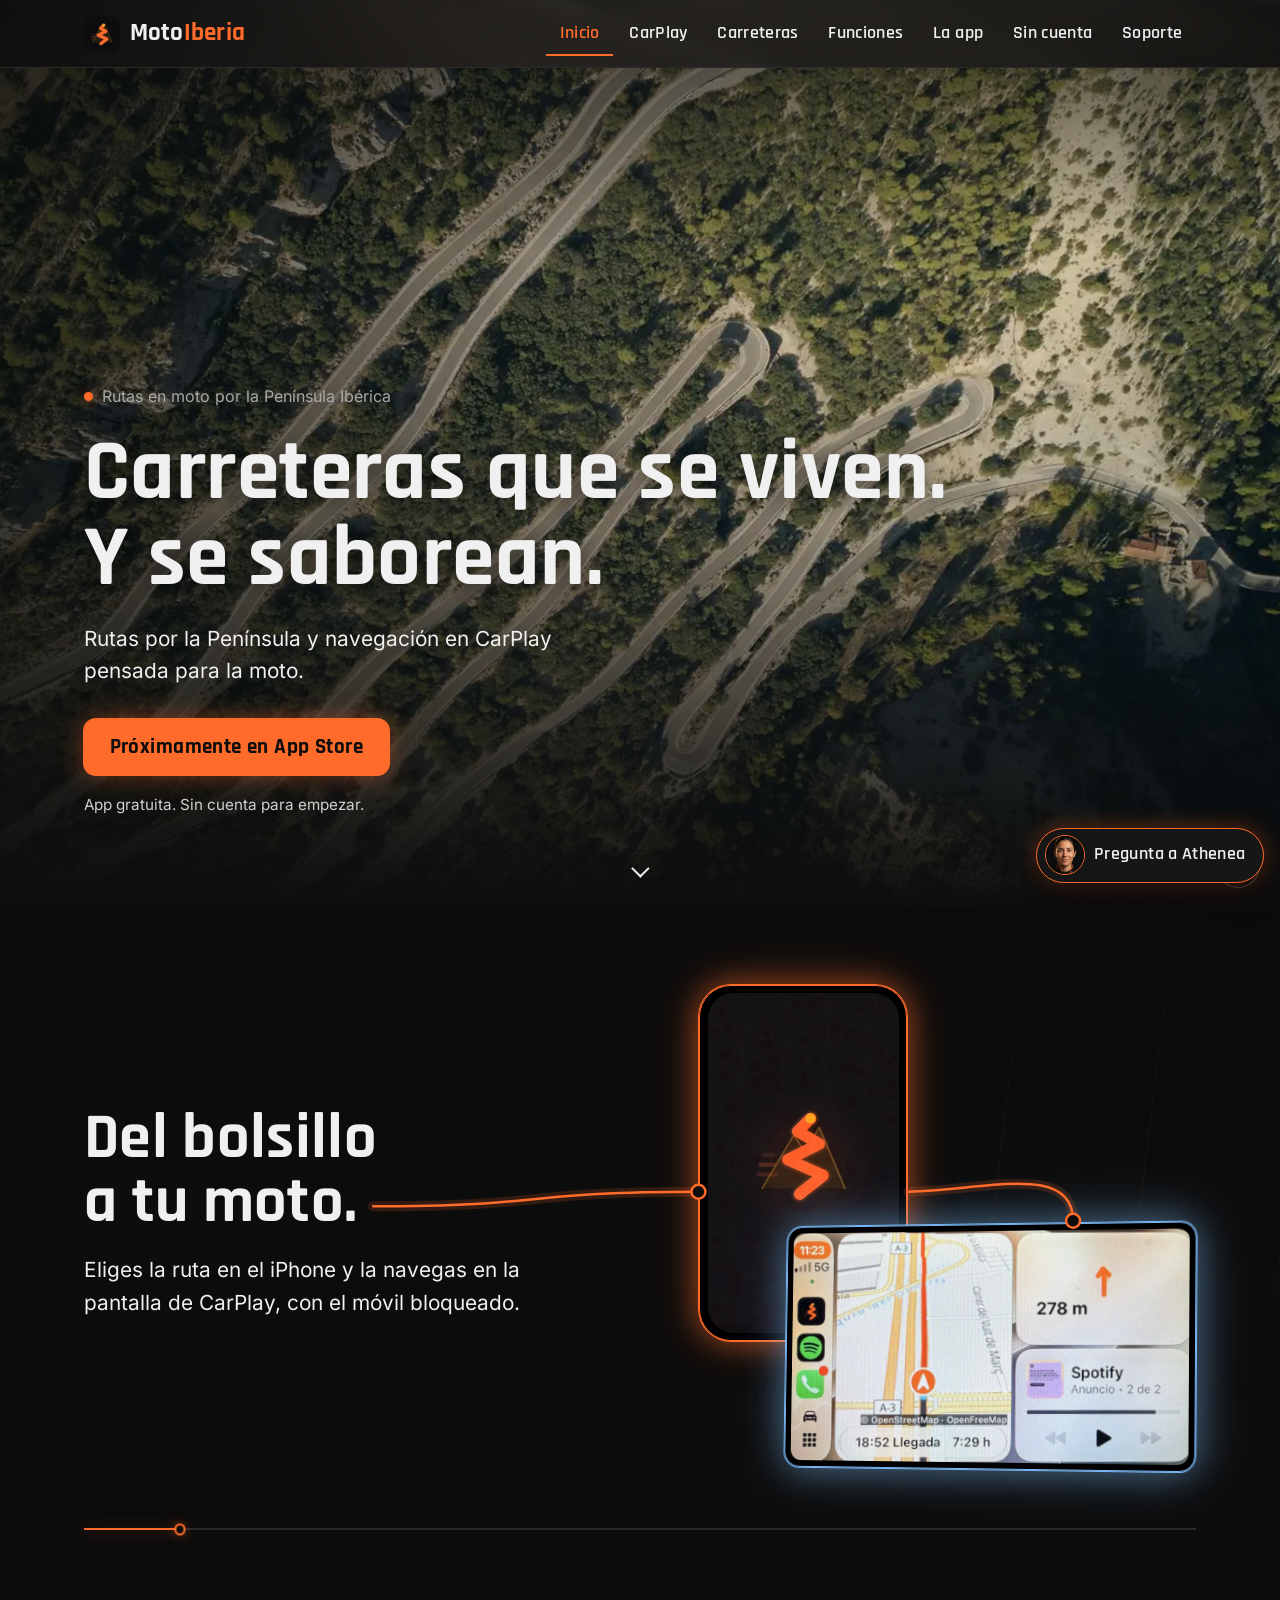
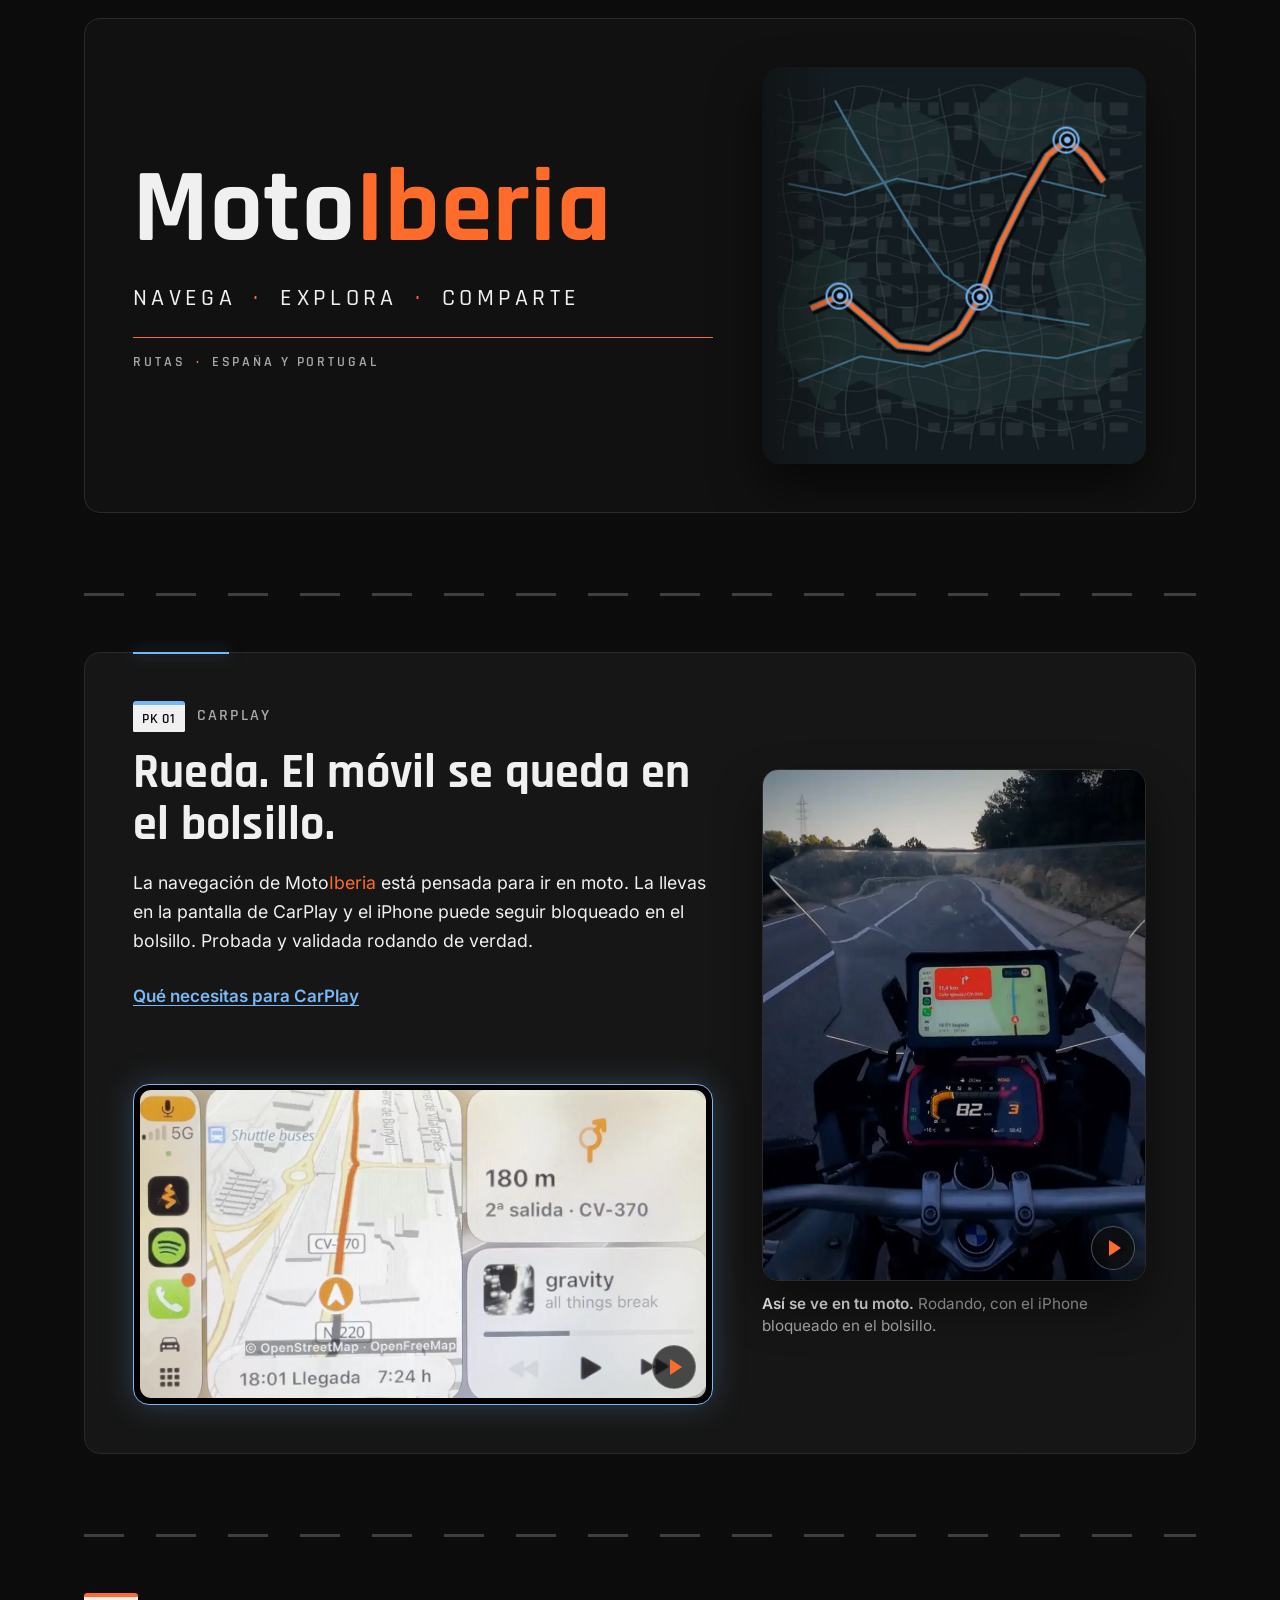
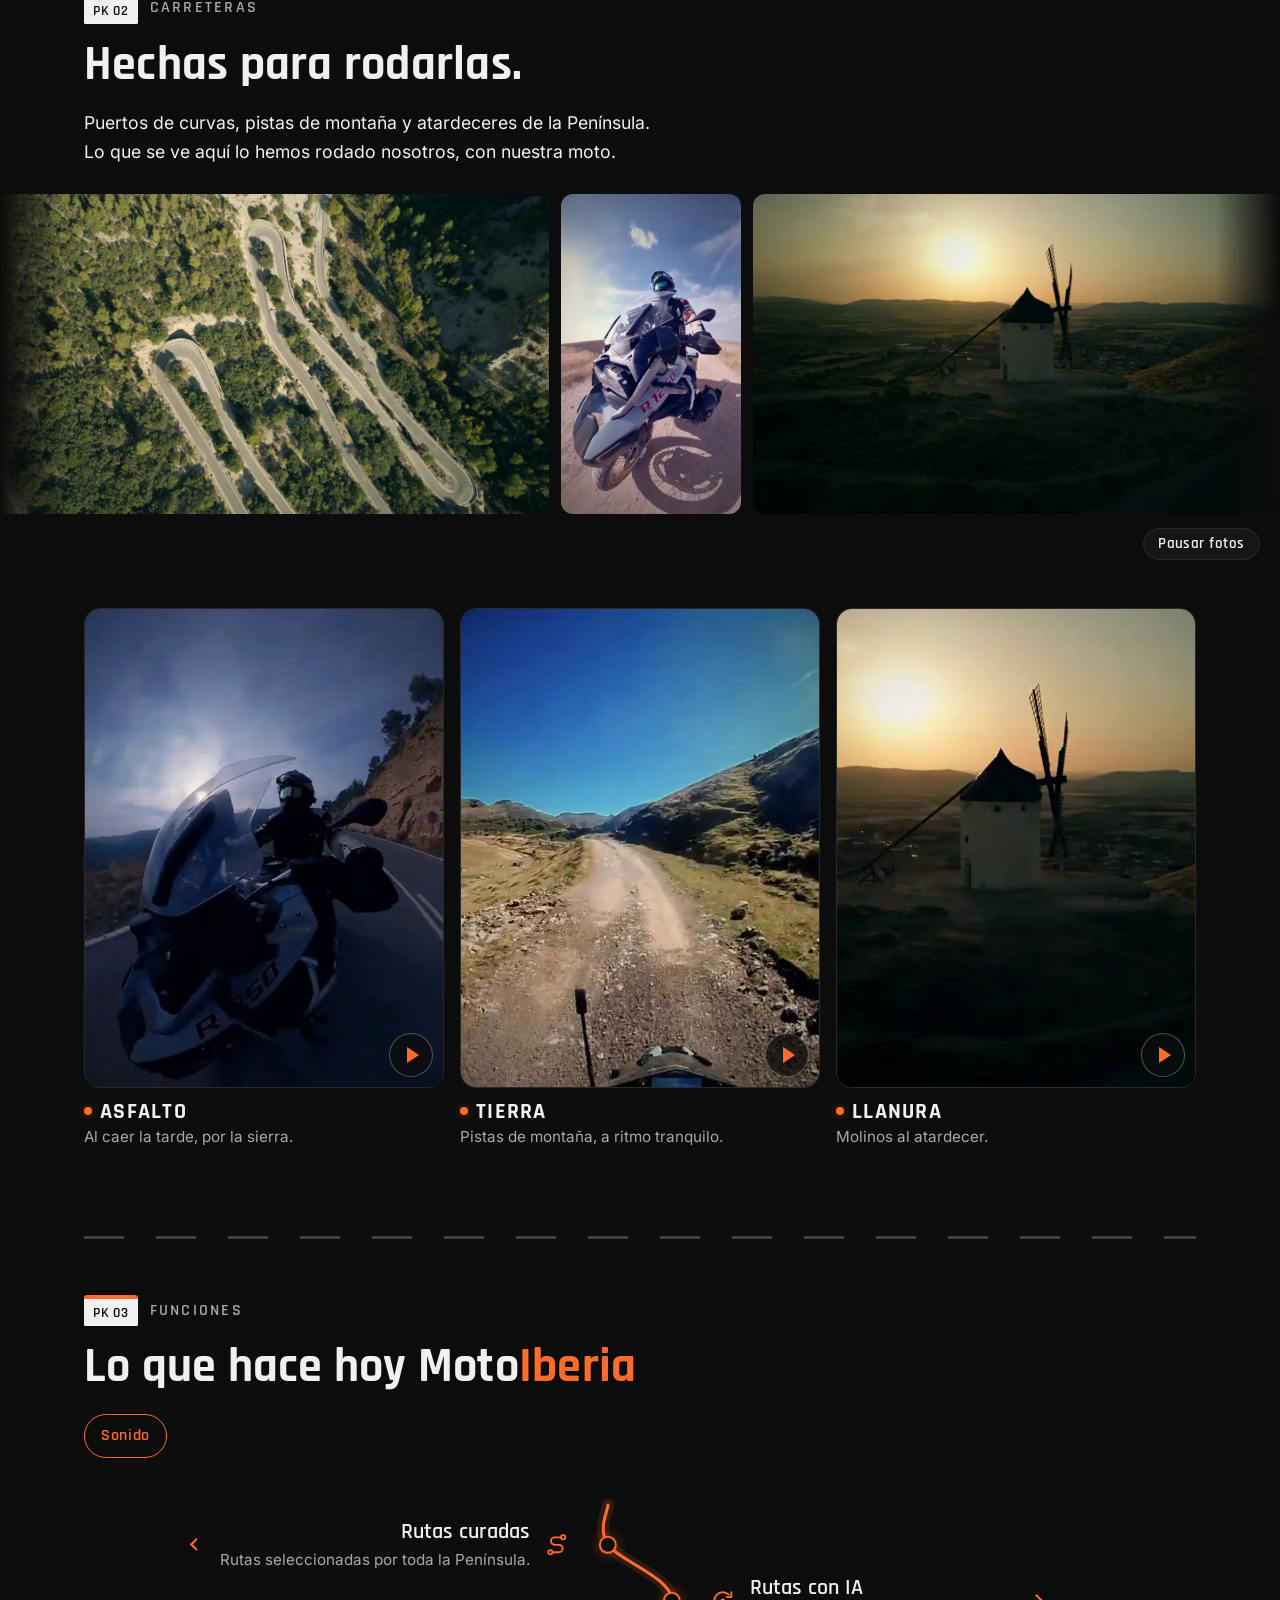
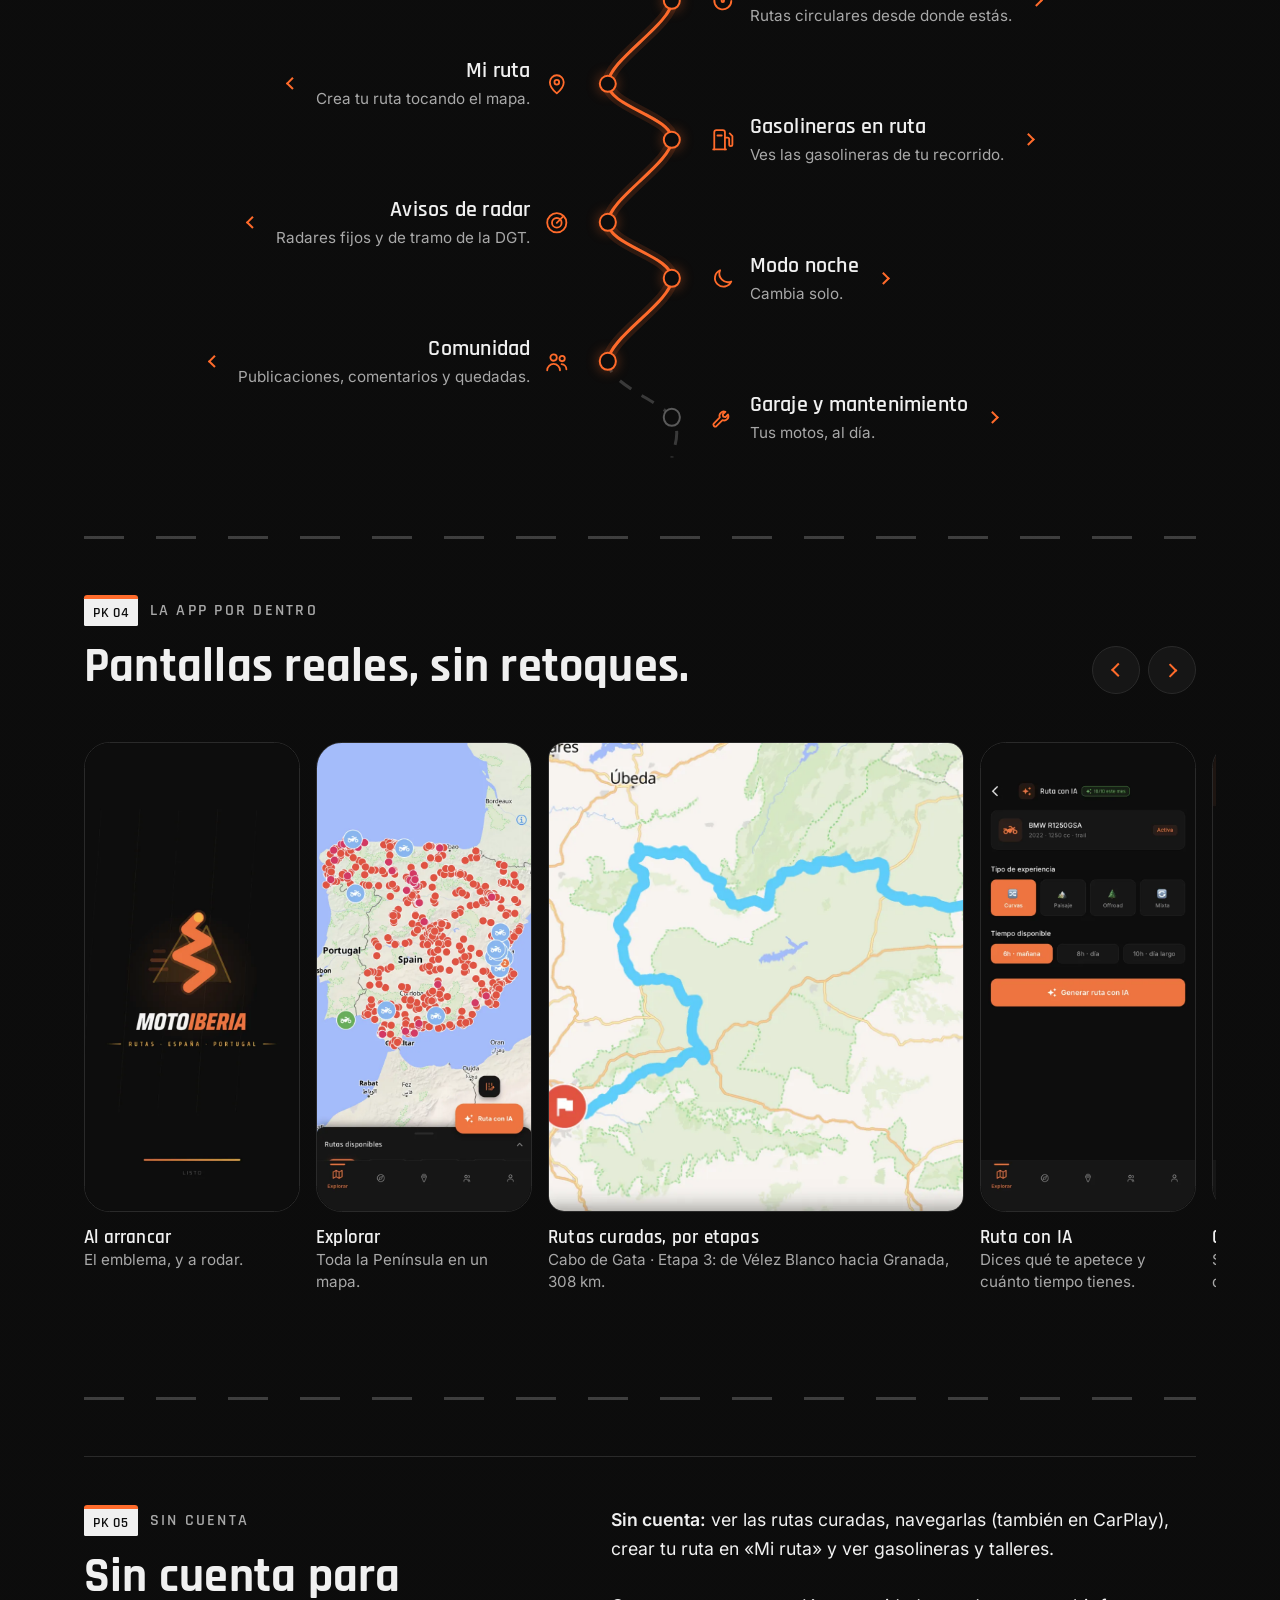
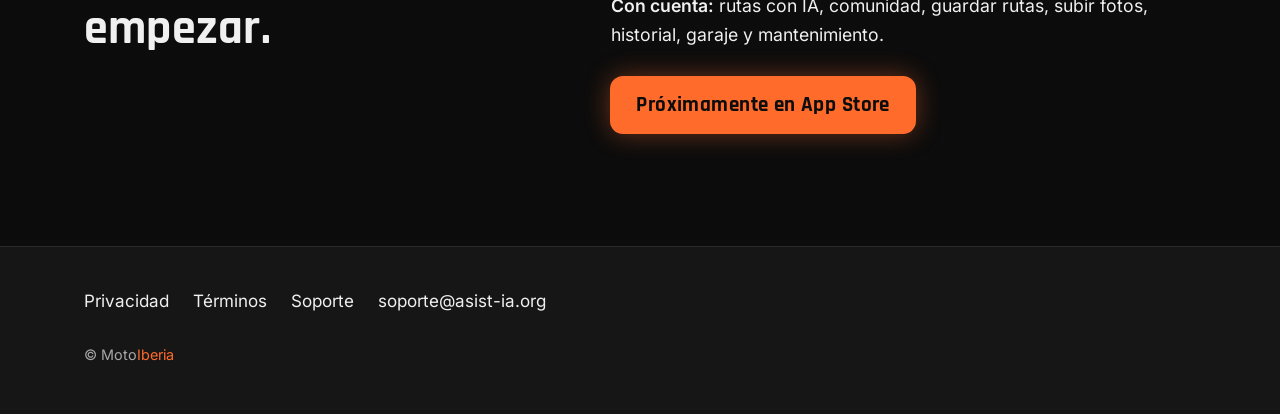
<file: index.html>
<!DOCTYPE html>
<html lang="es">
<head>
<meta charset="utf-8">
<meta name="viewport" content="width=device-width, initial-scale=1">
<title>MotoIberia · Rutas en moto con navegación en CarPlay</title>
<meta name="description" content="MotoIberia: rutas en moto por la Península Ibérica con navegación en CarPlay pensada para la moto. Rutas curadas, rutas con IA y comunidad. Gratis.">
<meta name="robots" content="index, follow, max-image-preview:large">
<link rel="canonical" href="https://motoiberia.asist-ia.org/">
<meta name="theme-color" content="#0D0D0D">

<meta property="og:type" content="website">
<meta property="og:site_name" content="MotoIberia">
<meta property="og:locale" content="es_ES">
<meta property="og:title" content="MotoIberia: carreteras que se viven. Y se saborean.">
<meta property="og:description" content="MotoIberia: rutas en moto por la Península Ibérica con navegación en CarPlay pensada para la moto. Rutas curadas, rutas con IA y comunidad. Gratis.">
<meta property="og:url" content="https://motoiberia.asist-ia.org/">
<meta property="og:image" content="https://motoiberia.asist-ia.org/img/og-motoiberia-carplay.jpg">
<meta property="og:image:width" content="1200">
<meta property="og:image:height" content="630">
<meta property="og:image:alt" content="MotoIberia: carreteras que se viven. Y se saborean. La navegación en la pantalla de CarPlay de una moto">
<meta name="twitter:card" content="summary_large_image">

<link rel="icon" type="image/png" sizes="32x32" href="img/favicon-32.png">
<link rel="apple-touch-icon" href="img/apple-touch-icon.png">

<link rel="preload" href="fonts/rajdhani-latin-700-normal.woff2" as="font" type="font/woff2" crossorigin>
<link rel="preload" href="fonts/inter-latin-400-normal.woff2" as="font" type="font/woff2" crossorigin>
<link rel="preload" as="image" href="img/ruta/portada-escritorio.webp" media="(min-width: 40.01rem)" fetchpriority="high">
<link rel="preload" as="image" href="img/ruta/portada-movil.webp" media="(max-width: 40rem)" fetchpriority="high">
<link rel="stylesheet" href="estilos.css">
<script src="menu.js"></script>
<script src="asistente.js" defer></script>
<script src="movimiento.js" defer></script>
<script src="rodando.js" defer></script>

<!-- Datos estructurados: la marca como responsable y la app gratuita, sin valoraciones ni reseñas. -->
<script type="application/ld+json">
{
  "@context": "https://schema.org",
  "@graph": [
    {
      "@type": "Organization",
      "@id": "https://motoiberia.asist-ia.org/#organizacion",
      "name": "MotoIberia",
      "url": "https://motoiberia.asist-ia.org/",
      "logo": "https://motoiberia.asist-ia.org/img/logo-512.png"
    },
    {
      "@type": "WebSite",
      "@id": "https://motoiberia.asist-ia.org/#sitio",
      "url": "https://motoiberia.asist-ia.org/",
      "name": "MotoIberia",
      "inLanguage": "es",
      "publisher": { "@id": "https://motoiberia.asist-ia.org/#organizacion" }
    },
    {
      "@type": "SoftwareApplication",
      "@id": "https://motoiberia.asist-ia.org/#app",
      "name": "MotoIberia",
      "url": "https://motoiberia.asist-ia.org/",
      "description": "Rutas en moto por la Península Ibérica con navegación en CarPlay pensada para la moto.",
      "image": "https://motoiberia.asist-ia.org/img/og-motoiberia-carplay.jpg",
      "screenshot": "https://motoiberia.asist-ia.org/img/iphone-explorar.webp",
      "video": [
        { "@type": "VideoObject", "name": "MotoIberia en marcha", "description": "Un recorrido por la app, de Explorar a una ruta con IA.", "thumbnailUrl": "https://motoiberia.asist-ia.org/img/app-en-marcha.webp", "contentUrl": "https://motoiberia.asist-ia.org/img/app-en-marcha-480.mp4", "uploadDate": "2026-10-01" },
        { "@type": "VideoObject", "name": "MotoIberia en CarPlay", "description": "MotoIberia navegando en la pantalla de CarPlay de una moto, con la cuenta atrás hasta la rotonda y la música al lado.", "thumbnailUrl": "https://motoiberia.asist-ia.org/img/carplay-rodando.webp", "contentUrl": "https://motoiberia.asist-ia.org/img/carplay-rodando-960.mp4", "uploadDate": "2026-10-05" }
      ],
      "operatingSystem": "iOS 15 o posterior",
      "applicationCategory": "TravelApplication",
      "inLanguage": "es",
      "offers": { "@type": "Offer", "price": "0", "priceCurrency": "EUR" },
      "featureList": [
        "Navegación en CarPlay pensada para la moto",
        "Rutas curadas por la Península, con etapas para las largas",
        "Rutas circulares generadas con IA desde donde estás",
        "Crea tu ruta tocando el mapa",
        "Gasolineras en ruta",
        "Avisos de radares fijos y de tramo de la DGT",
        "Modo noche automático",
        "Comunidad con publicaciones, comentarios y quedadas, con moderación",
        "Garaje y mantenimiento de tus motos"
      ],
      "author": { "@id": "https://motoiberia.asist-ia.org/#organizacion" },
      "publisher": { "@id": "https://motoiberia.asist-ia.org/#organizacion" }
    }
  ]
}
</script>
</head>
<body class="mi">

<a class="mi-skip" href="#contenido">Saltar al contenido</a>

<header class="mi-top">
  <div class="mi-top__in">
    <a class="mi-brand" href="./" aria-label="MotoIberia, inicio"><img src="img/logo-72.webp" width="36" height="36" alt=""><span aria-hidden="true">Moto<b>Iberia</b></span></a>
    <button class="mi-menu-btn" type="button" aria-expanded="false" aria-controls="mi-nav">Menú</button>
    <nav class="mi-nav" id="mi-nav" aria-label="Principal">
      <ul>
        <li><a href="./" aria-current="page">Inicio</a></li>
        <li><a href="./#carplay">CarPlay</a></li>
        <li><a href="./#carreteras">Carreteras</a></li>
        <li><a href="./#funciones">Funciones</a></li>
        <li><a href="./#la-app">La app</a></li>
        <li><a href="./#sin-cuenta">Sin cuenta</a></li>
        <li><a href="soporte.html">Soporte</a></li>
      </ul>
    </nav>
  </div>
</header>

<main id="contenido" class="mi-portada">

  <!-- ===================== CABECERA DE CINE =====================
       Vídeo propio a pantalla completa, sin sonido y en bucle: las curvas
       desde el dron en escritorio y los túneles de roca en el móvil. Lo
       primero que se pinta es el póster; el vídeo carga cuando la página ya
       ha cargado (movimiento.js) y no arranca con «reducir movimiento» ni con
       el ahorro de datos (rodando.js). -->
  <section class="mi-cine" id="inicio" aria-labelledby="t-inicio">
    <div class="mi-cine__fondo">
      <video class="mi-video mi-cine__video" width="1920" height="1080" muted loop playsinline preload="none" data-tras-carga aria-label="Vídeo sin sonido: una carretera de curvas encadenadas entre pinos, vista desde el dron">
        <source src="img/ruta/portada-movil.mp4" type="video/mp4" media="(max-width: 40rem)">
        <source src="img/ruta/portada-escritorio.mp4" type="video/mp4">
      </video>
    </div>
    <div class="mi-cine__texto">
      <p class="mi-eyebrow">Rutas en moto por la Península Ibérica</p>
      <h1 class="mi-h1" id="t-inicio"><span>Carreteras que se viven.</span> <span>Y se saborean.</span></h1>
      <p class="mi-lead">Rutas por la Península y navegación en CarPlay pensada para la moto.</p>
      <p><span class="mi-btn">Próximamente en App Store</span></p>
      <p class="mi-nota">App gratuita. Sin cuenta para empezar.</p>
    </div>
    <a class="mi-cine__baja" href="#la-app-en-marcha" aria-label="Bajar a la app"></a>
  </section>

  <!-- ===================== DEL BOLSILLO A LA MOTO ===================== -->
  <section class="mi-sec mi-inicio" id="la-app-en-marcha" aria-labelledby="t-bolsillo">

    <div class="mi-inicio__texto">
      <h2 class="mi-h1 mi-h1--dos" id="t-bolsillo"><span>Del bolsillo</span> <span>a tu moto.</span></h2>
      <p class="mi-lead">Eliges la ruta en el iPhone y la navegas en la pantalla de CarPlay, con el móvil bloqueado.</p>
    </div>

    <div class="mi-dos">
      <!-- La app en el iPhone: el vídeo arranca cuando la página ya ha cargado -->
      <figure class="mi-movil">
        <div class="mi-movil__in">
          <video class="mi-video" width="480" height="852" poster="img/app-en-marcha.webp" muted loop playsinline controls preload="none" data-tras-carga aria-label="Vídeo: un recorrido por la app, de Explorar a una ruta con IA">
            <source src="img/app-en-marcha-480.mp4" type="video/mp4">
          </video>
        </div>
      </figure>

      <!-- CarPlay real, en vista dividida: mapa, siguiente maniobra y música. -->
      <figure class="mi-pantalla mi-heroe">
        <div class="mi-pantalla__in">
          <img src="img/carplay-cabecera.webp" srcset="img/carplay-cabecera-960.webp 960w, img/carplay-cabecera.webp 1280w" sizes="(min-width: 60rem) 32rem, calc(100vw - 2.5rem)" width="1280" height="720" alt="MotoIberia en la pantalla de CarPlay de una moto, en vista dividida: el mapa con la ruta, la siguiente maniobra a 278 metros y la música" fetchpriority="high">
        </div>
      </figure>
    </div>

    <!-- Línea de ruta: de la frase al iPhone y del iPhone a CarPlay; la dibuja movimiento.js -->
    <svg class="mi-trazado" aria-hidden="true" focusable="false">
      <path class="mi-trazado__brillo"/>
      <path class="mi-trazado__linea"/>
      <circle class="mi-trazado__wp mi-trazado__wp--1" r="7"/>
      <circle class="mi-trazado__wp mi-trazado__wp--2" r="7"/>
    </svg>

    <div class="mi-route mi-route--anim" aria-hidden="true"></div>
  </section>

  <!-- ===================== MARCA ===================== -->
  <section class="mi-sec" aria-label="La marca">
    <div class="mi-marca" data-revela>
      <div class="mi-marca__texto">
        <p class="mi-marca__rotulo" aria-hidden="true">Moto<b>Iberia</b></p>
        <p class="mi-marca__lema">Navega <i>·</i> Explora <i>·</i> Comparte</p>
        <p class="mi-marca__pie">Rutas <i>·</i> España y Portugal</p>
      </div>
      <figure class="mi-marca__mapa">
        <img src="img/marca-mapa.webp" width="740" height="764" alt="" loading="lazy" decoding="async">
        <span class="mi-wp" style="--x:20%;--y:57.6%;--d:0s"></span>
        <span class="mi-wp" style="--x:56.5%;--y:57.9%;--d:.45s"></span>
        <span class="mi-wp" style="--x:79.2%;--y:18.3%;--d:.9s"></span>
      </figure>
    </div>
  </section>

  <div class="mi-carril" aria-hidden="true"><span></span></div>

  <!-- ===================== CARPLAY ===================== -->
  <section class="mi-sec" id="carplay" aria-labelledby="t-carplay">
    <div class="mi-carplay" data-revela>

      <div class="mi-carplay__texto">
        <p class="mi-pk"><span>PK 01</span> CarPlay</p>
        <h2 class="mi-h2" id="t-carplay">Rueda. El móvil se queda en el bolsillo.</h2>
        <p class="mi-p">La navegación de Moto<b class="mi-i">Iberia</b> está pensada para ir en moto. La llevas en la pantalla de CarPlay y el iPhone puede seguir bloqueado en el bolsillo. Probada y validada rodando de verdad.</p>
        <p><a class="mi-enlace" href="soporte.html#carplay">Qué necesitas para CarPlay</a></p>
      </div>

      <!-- Lo mismo, visto desde el manillar: MotoIberia en el Carpuride, en un puerto. -->
      <figure class="mi-enmoto" data-revela>
        <div class="mi-enmoto__in">
          <video class="mi-video" width="720" height="960" poster="img/ruta/en-tu-moto.webp" muted loop playsinline controls preload="none" aria-label="Vídeo sin sonido: desde el manillar de una moto en un puerto de montaña, MotoIberia en la pantalla de CarPlay indica girar a la derecha en 11,4 km">
            <source src="img/ruta/en-tu-moto.mp4" type="video/mp4">
          </video>
        </div>
        <figcaption><b>Así se ve en tu moto.</b> Rodando, con el iPhone bloqueado en el bolsillo.</figcaption>
      </figure>

      <!-- CarPlay en marcha, vista dividida. Vídeo sin sonido, en bucle; proporción real de la pantalla (1280×696). -->
      <figure class="mi-pantalla mi-carplay__pantalla" data-revela>
        <div class="mi-pantalla__in mi-pantalla__in--video">
          <video class="mi-video" width="960" height="522" poster="img/carplay-rodando.webp" muted loop playsinline controls preload="none" aria-label="Vídeo: MotoIberia navegando en la pantalla de CarPlay de una moto, con la cuenta atrás hasta la rotonda y la música al lado">
            <source src="img/carplay-rodando-960.mp4" type="video/mp4">
          </video>
        </div>
      </figure>

    </div>
  </section>

  <div class="mi-carril" aria-hidden="true"><span></span></div>

  <!-- ===================== CARRETERAS =====================
       Material propio: fotos y vídeos rodados con nuestra moto. La cinta
       avanza sola despacio (se para al pasar el ratón, al enfocarla o con el
       botón) y con «reducir movimiento» es una fila que se desliza a mano.
       La segunda copia de la lista solo sirve para que el bucle no tenga
       costura: los lectores de pantalla no la leen. -->
  <section class="mi-sec mi-carreteras" id="carreteras" aria-labelledby="t-carreteras">
    <p class="mi-pk"><span>PK 02</span> Carreteras</p>
    <h2 class="mi-h2" id="t-carreteras">Hechas para rodarlas.</h2>
    <p class="mi-p">Puertos de curvas, pistas de montaña y atardeceres de la Península. Lo que se ve aquí lo hemos rodado nosotros, con nuestra moto.</p>
  </section>

  <div class="mi-cinta" data-revela>
    <div class="mi-cinta__ventana">
    <div class="mi-cinta__pista">
      <ul class="mi-cinta__lista" aria-label="Fotos de nuestras rutas">
        <li><img src="img/ruta/foto-zigzag-horquillas.webp" width="1280" height="720" alt="Horquillas encadenadas entre pinos, desde el dron" loading="lazy" decoding="async"></li>
        <li><img src="img/ruta/foto-pista-frontal.webp" width="405" height="720" alt="La moto de frente en una pista de tierra" loading="lazy" decoding="async"></li>
        <li><img src="img/ruta/foto-molino-castillo-atardecer.webp" width="1280" height="720" alt="Un molino de viento a contraluz al atardecer" loading="lazy" decoding="async"></li>
        <li><img src="img/ruta/foto-teruel-roja.webp" width="405" height="720" alt="Carretera junto a una pared de roca roja" loading="lazy" decoding="async"></li>
        <li><img src="img/ruta/foto-castillo.webp" width="1280" height="720" alt="Un castillo sobre la loma, con los molinos detrás" loading="lazy" decoding="async"></li>
        <li><img src="img/ruta/foto-tunel-salida.webp" width="405" height="720" alt="La moto saliendo de un túnel excavado en la roca" loading="lazy" decoding="async"></li>
        <li><img src="img/ruta/foto-atardecer-arrozal.webp" width="540" height="720" alt="La moto aparcada junto a los arrozales al atardecer" loading="lazy" decoding="async"></li>
        <li><img src="img/ruta/foto-dron-curvas.webp" width="405" height="720" alt="Curvas de montaña vistas desde arriba" loading="lazy" decoding="async"></li>
        <li><img src="img/ruta/foto-molino.webp" width="1280" height="720" alt="Molinos blancos sobre la cresta de la sierra" loading="lazy" decoding="async"></li>
        <li><img src="img/ruta/foto-teruel-anochecer.webp" width="405" height="720" alt="Rodando al anochecer por una carretera de sierra" loading="lazy" decoding="async"></li>
        <li><img src="img/ruta/foto-pista-montana.webp" width="405" height="720" alt="Una pista de montaña bajo el cielo azul" loading="lazy" decoding="async"></li>
        <li><img src="img/ruta/foto-atardecer-sierra.webp" width="540" height="720" alt="Puesta de sol sobre la sierra" loading="lazy" decoding="async"></li>
      </ul>
      <ul class="mi-cinta__lista" aria-hidden="true">
        <li><img src="img/ruta/foto-zigzag-horquillas.webp" width="1280" height="720" alt="" loading="lazy" decoding="async"></li>
        <li><img src="img/ruta/foto-pista-frontal.webp" width="405" height="720" alt="" loading="lazy" decoding="async"></li>
        <li><img src="img/ruta/foto-molino-castillo-atardecer.webp" width="1280" height="720" alt="" loading="lazy" decoding="async"></li>
        <li><img src="img/ruta/foto-teruel-roja.webp" width="405" height="720" alt="" loading="lazy" decoding="async"></li>
        <li><img src="img/ruta/foto-castillo.webp" width="1280" height="720" alt="" loading="lazy" decoding="async"></li>
        <li><img src="img/ruta/foto-tunel-salida.webp" width="405" height="720" alt="" loading="lazy" decoding="async"></li>
        <li><img src="img/ruta/foto-atardecer-arrozal.webp" width="540" height="720" alt="" loading="lazy" decoding="async"></li>
        <li><img src="img/ruta/foto-dron-curvas.webp" width="405" height="720" alt="" loading="lazy" decoding="async"></li>
        <li><img src="img/ruta/foto-molino.webp" width="1280" height="720" alt="" loading="lazy" decoding="async"></li>
        <li><img src="img/ruta/foto-teruel-anochecer.webp" width="405" height="720" alt="" loading="lazy" decoding="async"></li>
        <li><img src="img/ruta/foto-pista-montana.webp" width="405" height="720" alt="" loading="lazy" decoding="async"></li>
        <li><img src="img/ruta/foto-atardecer-sierra.webp" width="540" height="720" alt="" loading="lazy" decoding="async"></li>
      </ul>
    </div>
    </div>
    <button type="button" class="mi-cinta__pausa" aria-pressed="false">Pausar fotos</button>
  </div>

  <div class="mi-sec mi-tramos-sec">
    <ul class="mi-tramos" aria-label="Tres vídeos cortos de nuestras rutas">
      <li class="mi-tramo" data-revela>
        <figure>
          <div class="mi-tramo__in">
            <video class="mi-video" width="540" height="720" poster="img/ruta/tarjeta-tarde.webp" muted loop playsinline controls preload="none" aria-label="Vídeo sin sonido: la moto rodando al anochecer por una carretera de sierra">
              <source src="img/ruta/tarjeta-tarde.mp4" type="video/mp4">
            </video>
          </div>
          <figcaption><b>Asfalto</b> Al caer la tarde, por la sierra.</figcaption>
        </figure>
      </li>
      <li class="mi-tramo" data-revela>
        <figure>
          <div class="mi-tramo__in">
            <video class="mi-video" width="540" height="720" poster="img/ruta/tarjeta-pista.webp" muted loop playsinline controls preload="none" aria-label="Vídeo sin sonido: una pista de tierra entre montañas, vista desde el manillar">
              <source src="img/ruta/tarjeta-pista.mp4" type="video/mp4">
            </video>
          </div>
          <figcaption><b>Tierra</b> Pistas de montaña, a ritmo tranquilo.</figcaption>
        </figure>
      </li>
      <li class="mi-tramo" data-revela>
        <figure>
          <div class="mi-tramo__in">
            <video class="mi-video" width="540" height="720" poster="img/ruta/tarjeta-molinos.webp" muted loop playsinline controls preload="none" aria-label="Vídeo sin sonido: un molino de viento a contraluz al atardecer, desde el dron">
              <source src="img/ruta/tarjeta-molinos.mp4" type="video/mp4">
            </video>
          </div>
          <figcaption><b>Llanura</b> Molinos al atardecer.</figcaption>
        </figure>
      </li>
    </ul>
  </div>

  <div class="mi-carril" aria-hidden="true"><span></span></div>

  <!-- ===================== FUNCIONES ===================== -->
  <section class="mi-sec" id="funciones" aria-labelledby="t-funciones">
    <p class="mi-pk"><span>PK 03</span> Funciones</p>
    <h2 class="mi-h2" id="t-funciones">Lo que hace hoy Moto<b class="mi-i">Iberia</b></h2>

    <!-- Las funciones como paradas de una ruta: la línea avanza al bajar y cada
         parada se abre al tocarla. La traza movimiento.js; sin él, se ve una línea recta. -->
    <div class="mi-ruta">
      <svg class="mi-ruta__svg" aria-hidden="true" focusable="false">
        <path class="mi-ruta__base"/>
        <path class="mi-ruta__brillo"/>
        <path class="mi-ruta__linea"/>
      </svg>
      <ol class="mi-ruta__lista">
        <li class="mi-parada">
          <details>
            <summary>
              <span class="mi-parada__wp" aria-hidden="true"></span>
              <svg class="mi-ico mi-parada__ico" viewBox="0 0 24 24" aria-hidden="true"><circle cx="6" cy="19" r="2"/><circle cx="18" cy="5" r="2"/><path d="M8 19h6a3.5 3.5 0 0 0 0-7h-4a3.5 3.5 0 0 1 0-7h6"/></svg>
              <span class="mi-parada__tit"><h3>Rutas curadas</h3> <span class="mi-parada__res">Rutas seleccionadas por toda la Península.</span></span>
            </summary>
            <div class="mi-parada__mas"><p>Las rutas largas vienen con etapas, para dividir el viaje en tramos.</p></div>
          </details>
        </li>
        <li class="mi-parada">
          <details>
            <summary>
              <span class="mi-parada__wp" aria-hidden="true"></span>
              <svg class="mi-ico mi-parada__ico" viewBox="0 0 24 24" aria-hidden="true"><path d="M20 12a8 8 0 1 1-2.4-5.7"/><path d="M20 4v4.5h-4.5"/><circle cx="12" cy="12" r="1.2"/></svg>
              <span class="mi-parada__tit"><h3>Rutas con IA</h3> <span class="mi-parada__res">Rutas circulares desde donde estás.</span></span>
            </summary>
            <div class="mi-parada__mas"><p>Para proponértela solo se usa tu ubicación aproximada. Necesita cuenta.</p></div>
          </details>
        </li>
        <li class="mi-parada">
          <details>
            <summary>
              <span class="mi-parada__wp" aria-hidden="true"></span>
              <svg class="mi-ico mi-parada__ico" viewBox="0 0 24 24" aria-hidden="true"><path d="M12 21s-6.5-5.4-6.5-10.5a6.5 6.5 0 0 1 13 0C18.5 15.6 12 21 12 21z"/><circle cx="12" cy="10.5" r="2.2"/></svg>
              <span class="mi-parada__tit"><h3>Mi ruta</h3> <span class="mi-parada__res">Crea tu ruta tocando el mapa.</span></span>
            </summary>
            <div class="mi-parada__mas"><p>Marca los puntos tocando el mapa o buscando una dirección. La ruta sale siempre desde donde estás y la navegas al momento.</p></div>
          </details>
        </li>
        <li class="mi-parada">
          <details>
            <summary>
              <span class="mi-parada__wp" aria-hidden="true"></span>
              <svg class="mi-ico mi-parada__ico" viewBox="0 0 24 24" aria-hidden="true"><path d="M4 21V5a2 2 0 0 1 2-2h6a2 2 0 0 1 2 2v16"/><path d="M3 21h12"/><path d="M7 8h4"/><path d="M14 10h2.5a1.5 1.5 0 0 1 1.5 1.5v5a1.5 1.5 0 0 0 3 0V8.5L18.5 6"/></svg>
              <span class="mi-parada__tit"><h3>Gasolineras en ruta</h3> <span class="mi-parada__res">Ves las gasolineras de tu recorrido.</span></span>
            </summary>
            <div class="mi-parada__mas"><p>Las que te encuentras a lo largo de la ruta que llevas.</p></div>
          </details>
        </li>
        <li class="mi-parada">
          <details>
            <summary>
              <span class="mi-parada__wp" aria-hidden="true"></span>
              <svg class="mi-ico mi-parada__ico" viewBox="0 0 24 24" aria-hidden="true"><circle cx="12" cy="12" r="9"/><circle cx="12" cy="12" r="4.5"/><path d="M12 12l5.5-5.5"/></svg>
              <span class="mi-parada__tit"><h3>Avisos de radar</h3> <span class="mi-parada__res">Radares fijos y de tramo de la DGT.</span></span>
            </summary>
            <div class="mi-parada__mas"><p>Radares fijos y de tramo de la DGT. No incluye radares municipales ni los de Cataluña, el País Vasco o Portugal.</p></div>
          </details>
        </li>
        <li class="mi-parada">
          <details>
            <summary>
              <span class="mi-parada__wp" aria-hidden="true"></span>
              <svg class="mi-ico mi-parada__ico" viewBox="0 0 24 24" aria-hidden="true"><path d="M20 14.5A8 8 0 0 1 9.5 4a8 8 0 1 0 10.5 10.5z"/></svg>
              <span class="mi-parada__tit"><h3>Modo noche</h3> <span class="mi-parada__res">Cambia solo.</span></span>
            </summary>
            <div class="mi-parada__mas"><p>La app pasa sola a modo noche, sin que toques nada.</p></div>
          </details>
        </li>
        <li class="mi-parada">
          <details>
            <summary>
              <span class="mi-parada__wp" aria-hidden="true"></span>
              <svg class="mi-ico mi-parada__ico" viewBox="0 0 24 24" aria-hidden="true"><circle cx="9" cy="8" r="3"/><path d="M3 20a6 6 0 0 1 12 0"/><circle cx="17" cy="9" r="2.5"/><path d="M16.5 14.2A5 5 0 0 1 21 19"/></svg>
              <span class="mi-parada__tit"><h3>Comunidad</h3> <span class="mi-parada__res">Publicaciones, comentarios y quedadas.</span></span>
            </summary>
            <div class="mi-parada__mas"><p>Con moderación: cada publicación y comentario se puede denunciar, y puedes bloquear a quien quieras. Las denuncias se revisan en menos de 24 horas.</p></div>
          </details>
        </li>
        <li class="mi-parada">
          <details>
            <summary>
              <span class="mi-parada__wp" aria-hidden="true"></span>
              <svg class="mi-ico mi-parada__ico" viewBox="0 0 24 24" aria-hidden="true"><path d="M14.5 6.5a4 4 0 0 0-5.3 5.2L3.5 17.4a1.8 1.8 0 0 0 2.5 2.5l5.7-5.7a4 4 0 0 0 5.2-5.3l-2.4 2.4-2.1-.5-.5-2.1z"/></svg>
              <span class="mi-parada__tit"><h3>Garaje y mantenimiento</h3> <span class="mi-parada__res">Tus motos, al día.</span></span>
            </summary>
            <div class="mi-parada__mas"><p>Guarda tus motos y recibe recordatorios de mantenimiento.</p></div>
          </details>
        </li>
      </ol>
    </div>
  </section>

  <div class="mi-carril" aria-hidden="true"><span></span></div>

  <!-- ===================== LA APP POR DENTRO ===================== -->
  <section class="mi-sec" id="la-app" aria-labelledby="t-la-app">
    <p class="mi-pk"><span>PK 04</span> La app por dentro</p>
    <div class="mi-galeria__cab">
      <h2 class="mi-h2" id="t-la-app">Pantallas reales, sin retoques.</h2>
      <div class="mi-galeria__flechas">
        <button type="button" class="mi-flecha" data-galeria="-1" aria-label="Pantalla anterior"></button>
        <button type="button" class="mi-flecha mi-flecha--sig" data-galeria="1" aria-label="Pantalla siguiente"></button>
      </div>
    </div>
    <ul class="mi-galeria" id="galeria" tabindex="0" aria-label="Capturas de la app; desliza para ver más">
      <li class="mi-toma">
        <figure>
          <div class="mi-toma__marco"><img src="img/iphone-bienvenida.webp" width="600" height="1304" alt="Pantalla de bienvenida de MotoIberia con el emblema" loading="lazy" decoding="async"></div>
          <figcaption><b>Al arrancar</b> El emblema, y a rodar.</figcaption>
        </figure>
      </li>
      <li class="mi-toma">
        <figure>
          <div class="mi-toma__marco"><img src="img/iphone-explorar.webp" width="600" height="1304" alt="Pantalla Explorar: el mapa de la Península con las rutas" loading="lazy" decoding="async"></div>
          <figcaption><b>Explorar</b> Toda la Península en un mapa.</figcaption>
        </figure>
      </li>
      <li class="mi-toma mi-toma--ancha">
        <figure>
          <div class="mi-toma__marco"><img src="img/ruta-etapa.webp" width="900" height="960" alt="Mapa de la etapa 3 de la ruta curada de Cabo de Gata, de Vélez Blanco hacia Granada" loading="lazy" decoding="async"></div>
          <figcaption><b>Rutas curadas, por etapas</b> Cabo de Gata · Etapa 3: de Vélez Blanco hacia Granada, 308 km.</figcaption>
        </figure>
      </li>
      <li class="mi-toma">
        <figure>
          <div class="mi-toma__marco"><img src="img/iphone-ruta-ia.webp" width="600" height="1304" alt="Pantalla Ruta con IA: tipo de experiencia y tiempo disponible" loading="lazy" decoding="async"></div>
          <figcaption><b>Ruta con IA</b> Dices qué te apetece y cuánto tiempo tienes.</figcaption>
        </figure>
      </li>
      <li class="mi-toma">
        <figure>
          <div class="mi-toma__marco"><img src="img/iphone-ajustes.webp" width="600" height="1304" alt="Ajustes de la ruta: autopistas, peajes y tramos sin asfaltar" loading="lazy" decoding="async"></div>
          <figcaption><b>Carretera secundaria</b> Sin autovías ni peajes, salvo que tú los quieras.</figcaption>
        </figure>
      </li>
      <li class="mi-toma">
        <figure>
          <div class="mi-toma__marco"><img src="img/iphone-voz.webp" width="600" height="1304" alt="Idioma de la guía por voz: español, portugués, inglés, francés, alemán e italiano" loading="lazy" decoding="async"></div>
          <figcaption><b>Guía por voz</b> En seis idiomas.</figcaption>
        </figure>
      </li>
      <li class="mi-toma">
        <figure>
          <div class="mi-toma__marco"><img src="img/iphone-garaje.webp" width="600" height="1304" alt="Mi Garaje con la moto activa y sus datos" loading="lazy" decoding="async"></div>
          <figcaption><b>Tu garaje</b> La moto activa, con sus datos y su mantenimiento.</figcaption>
        </figure>
      </li>
    </ul>
  </section>

  <div class="mi-carril" aria-hidden="true"><span></span></div>

  <!-- ===================== SIN CUENTA ===================== -->
  <section class="mi-sec" id="sin-cuenta" aria-labelledby="t-sin-cuenta">
    <div class="mi-sincuenta" data-revela>
      <div>
        <p class="mi-pk"><span>PK 05</span> Sin cuenta</p>
        <h2 class="mi-h2" id="t-sin-cuenta">Sin cuenta para empezar.</h2>
      </div>
      <div>
        <p class="mi-p"><strong>Sin cuenta:</strong> ver las rutas curadas, navegarlas (también en CarPlay), crear tu ruta en «Mi ruta» y ver gasolineras y talleres.</p>
        <p class="mi-p"><strong>Con cuenta:</strong> rutas con IA, comunidad, guardar rutas, subir fotos, historial, garaje y mantenimiento.</p>
        <p><span class="mi-btn">Próximamente en App Store</span></p>
      </div>
    </div>
  </section>

</main>

<footer class="mi-foot">
  <div class="mi-foot__in">
    <nav aria-label="Pie de página">
      <ul>
        <li><a href="privacidad.html">Privacidad</a></li>
        <li><a href="terminos.html">Términos</a></li>
        <li><a href="soporte.html">Soporte</a></li>
        <li><a href="mailto:soporte@asist-ia.org">soporte@asist-ia.org</a></li>
      </ul>
    </nav>
    <p>© Moto<b class="mi-i">Iberia</b></p>
  </div>
</footer>

</body>
</html>
</file>
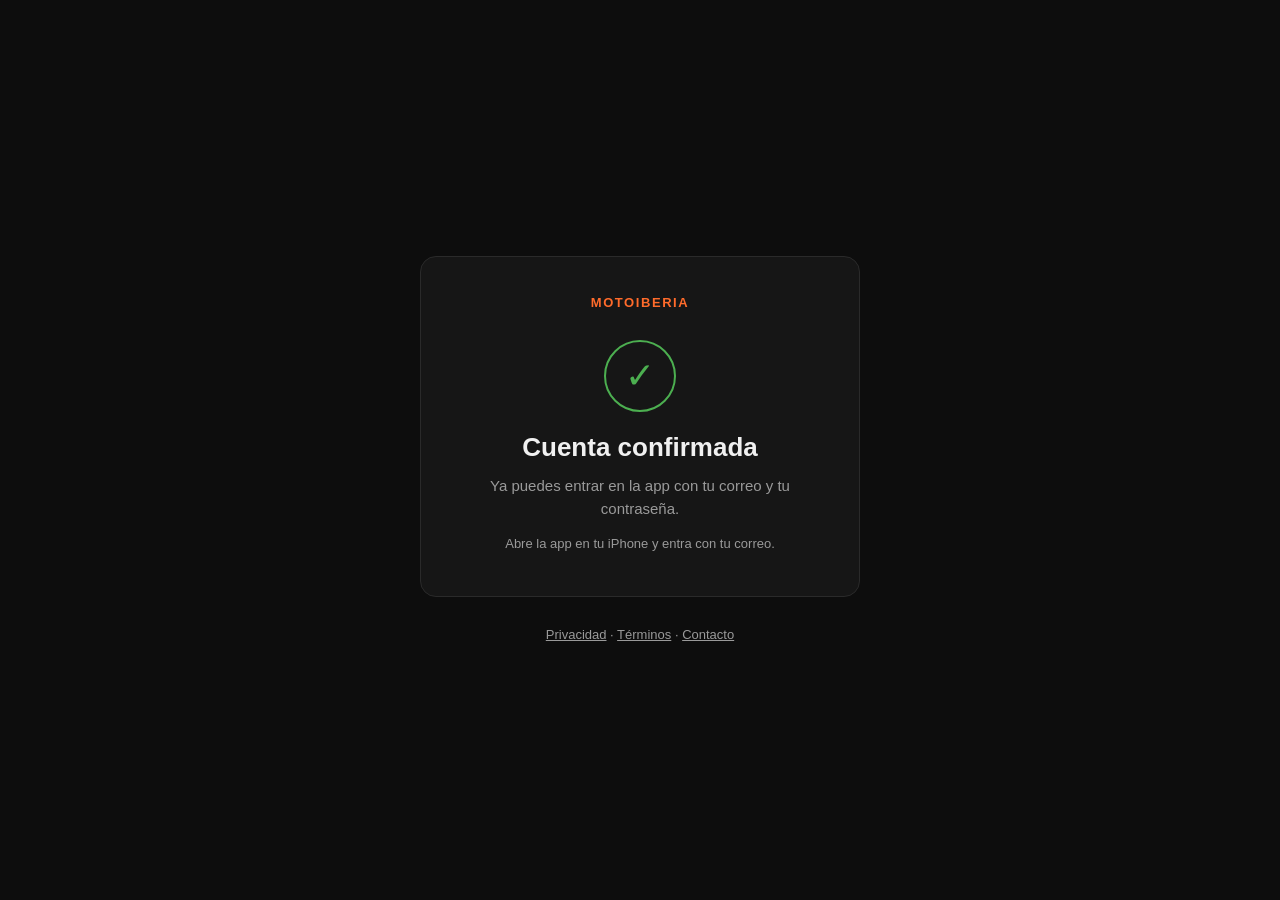
<file: confirmada.html>
<!doctype html>
<html lang="es">
<head>
<meta charset="utf-8">
<meta name="viewport" content="width=device-width, initial-scale=1, viewport-fit=cover">
<meta name="robots" content="noindex">
<meta name="theme-color" content="#0D0D0D">
<title>Cuenta confirmada · MotoIberia</title>
<meta name="description" content="Confirmación de tu cuenta de MotoIberia.">
<!--
  Página a la que lleva el correo de confirmación de cuenta (Supabase,
  `emailRedirectTo` en la app). La mantiene Claude Code: ver el encargo de
  la web, «/confirmada.html».

  «MotoIberia» solo en la cabecera, en mayúsculas: con la letra del sistema
  la «I» y la «l» son casi iguales y se leía «Motolberia» (Luis, 01/10).

  Sin nada de terceros: ni fuentes, ni scripts, ni analítica. Lo que añade
  Supabase a la dirección (código o sesión, o el error) se lee aquí, en el
  navegador, y se BORRA de la barra de direcciones: no debe quedarse en el
  historial ni viajar a ningún sitio.
-->
<style>
  :root {
    --fondo: #0D0D0D; --tarjeta: #161616; --borde: #2A2A2A;
    --naranja: #FF6B2B; --verde: #4CAF50; --texto: #F0F0F0; --suave: #9A9A9A;
  }
  * { box-sizing: border-box; }
  html, body { margin: 0; background: var(--fondo); color: var(--texto); }
  body {
    min-height: 100vh; display: flex; flex-direction: column;
    align-items: center; justify-content: center;
    padding: max(24px, env(safe-area-inset-top)) 20px max(24px, env(safe-area-inset-bottom));
    font-family: -apple-system, BlinkMacSystemFont, "SF Pro Text", "Segoe UI", Roboto, "Helvetica Neue", Arial, sans-serif;
    line-height: 1.5;
  }
  .tarjeta {
    width: 100%; max-width: 440px; background: var(--tarjeta);
    border: 0.5px solid var(--borde); border-radius: 16px;
    padding: 36px 28px 28px; text-align: center;
  }
  .marca {
    font-weight: 800; letter-spacing: 0.12em; text-transform: uppercase;
    font-size: 13px; color: var(--naranja); margin: 0 0 28px;
  }
  .icono {
    width: 72px; height: 72px; margin: 0 auto 20px; border-radius: 50%;
    display: flex; align-items: center; justify-content: center;
    border: 2px solid var(--verde); color: var(--verde); font-size: 36px;
  }
  .error .icono { border-color: var(--naranja); color: var(--naranja); }
  h1 { font-size: 26px; line-height: 1.2; margin: 0 0 12px; font-weight: 700; }
  p { color: var(--suave); margin: 0 0 14px; font-size: 15px; }
  .boton {
    display: block; width: 100%; margin: 24px 0 8px; padding: 15px 18px;
    background: var(--naranja); color: #fff; text-decoration: none;
    border-radius: 12px; font-weight: 700; font-size: 16px;
  }
  .boton:focus-visible { outline: 3px solid #fff; outline-offset: 2px; }
  .nota { font-size: 13px; }
  footer { margin-top: 28px; font-size: 13px; color: var(--suave); text-align: center; }
  footer a { color: var(--suave); }
  [hidden] { display: none !important; }
</style>
</head>
<body>
  <main class="tarjeta" id="tarjeta" aria-live="polite">
    <p class="marca">MotoIberia</p>

    <section id="exito">
      <div class="icono" aria-hidden="true">✓</div>
      <h1>Cuenta confirmada</h1>
      <p>Ya puedes entrar en la app con tu correo y tu contraseña.</p>
      <a class="boton" id="abrir" href="motoiberia://app/login" hidden>Abrir la app</a>
      <p class="nota" id="nota-movil" hidden>Si no se abre sola, ábrela desde tu iPhone y entra.</p>
      <p class="nota" id="nota-ordenador" hidden>Abre la app en tu iPhone y entra con tu correo.</p>
    </section>

    <section id="fallo" class="error" hidden>
      <div class="icono" aria-hidden="true">!</div>
      <h1>Este enlace ya no vale</h1>
      <p>Ha caducado o ya se usó. Si ya confirmaste tu cuenta, entra en la app
        con tu correo y tu contraseña. Si no, vuelve a registrarte desde la app
        y te llegará un correo nuevo.</p>
      <a class="boton" id="abrir-fallo" href="motoiberia://app/login" hidden>Abrir la app</a>
    </section>
  </main>

  <footer>
    <a href="privacidad.html">Privacidad</a> ·
    <a href="terminos.html">Términos</a> ·
    <a href="mailto:soporte@asist-ia.org">Contacto</a>
  </footer>

<script>
  (function () {
    // Lo que añade Supabase al volver: en la consulta (?code=… o ?error=…)
    // o en el fragmento (#access_token=… o #error=…), según el flujo.
    var consulta = new URLSearchParams(window.location.search);
    var fragmento = new URLSearchParams(window.location.hash.replace(/^#/, ''));
    var error = consulta.get('error') || fragmento.get('error') ||
                consulta.get('error_code') || fragmento.get('error_code');

    // Fuera de la barra de direcciones y del historial, sin enviarlo a nadie.
    if (window.location.search || window.location.hash) {
      history.replaceState(null, '', window.location.pathname);
    }

    var esIOS = /iPhone|iPad|iPod/.test(navigator.userAgent) ||
                (navigator.platform === 'MacIntel' && navigator.maxTouchPoints > 1);

    if (error) {
      document.getElementById('exito').hidden = true;
      document.getElementById('fallo').hidden = false;
      document.title = 'Enlace caducado · MotoIberia';
      if (esIOS) document.getElementById('abrir-fallo').hidden = false;
      return;
    }
    if (esIOS) {
      document.getElementById('abrir').hidden = false;
      document.getElementById('nota-movil').hidden = false;
    } else {
      document.getElementById('nota-ordenador').hidden = false;
    }
  })();
</script>
</body>
</html>
</file>
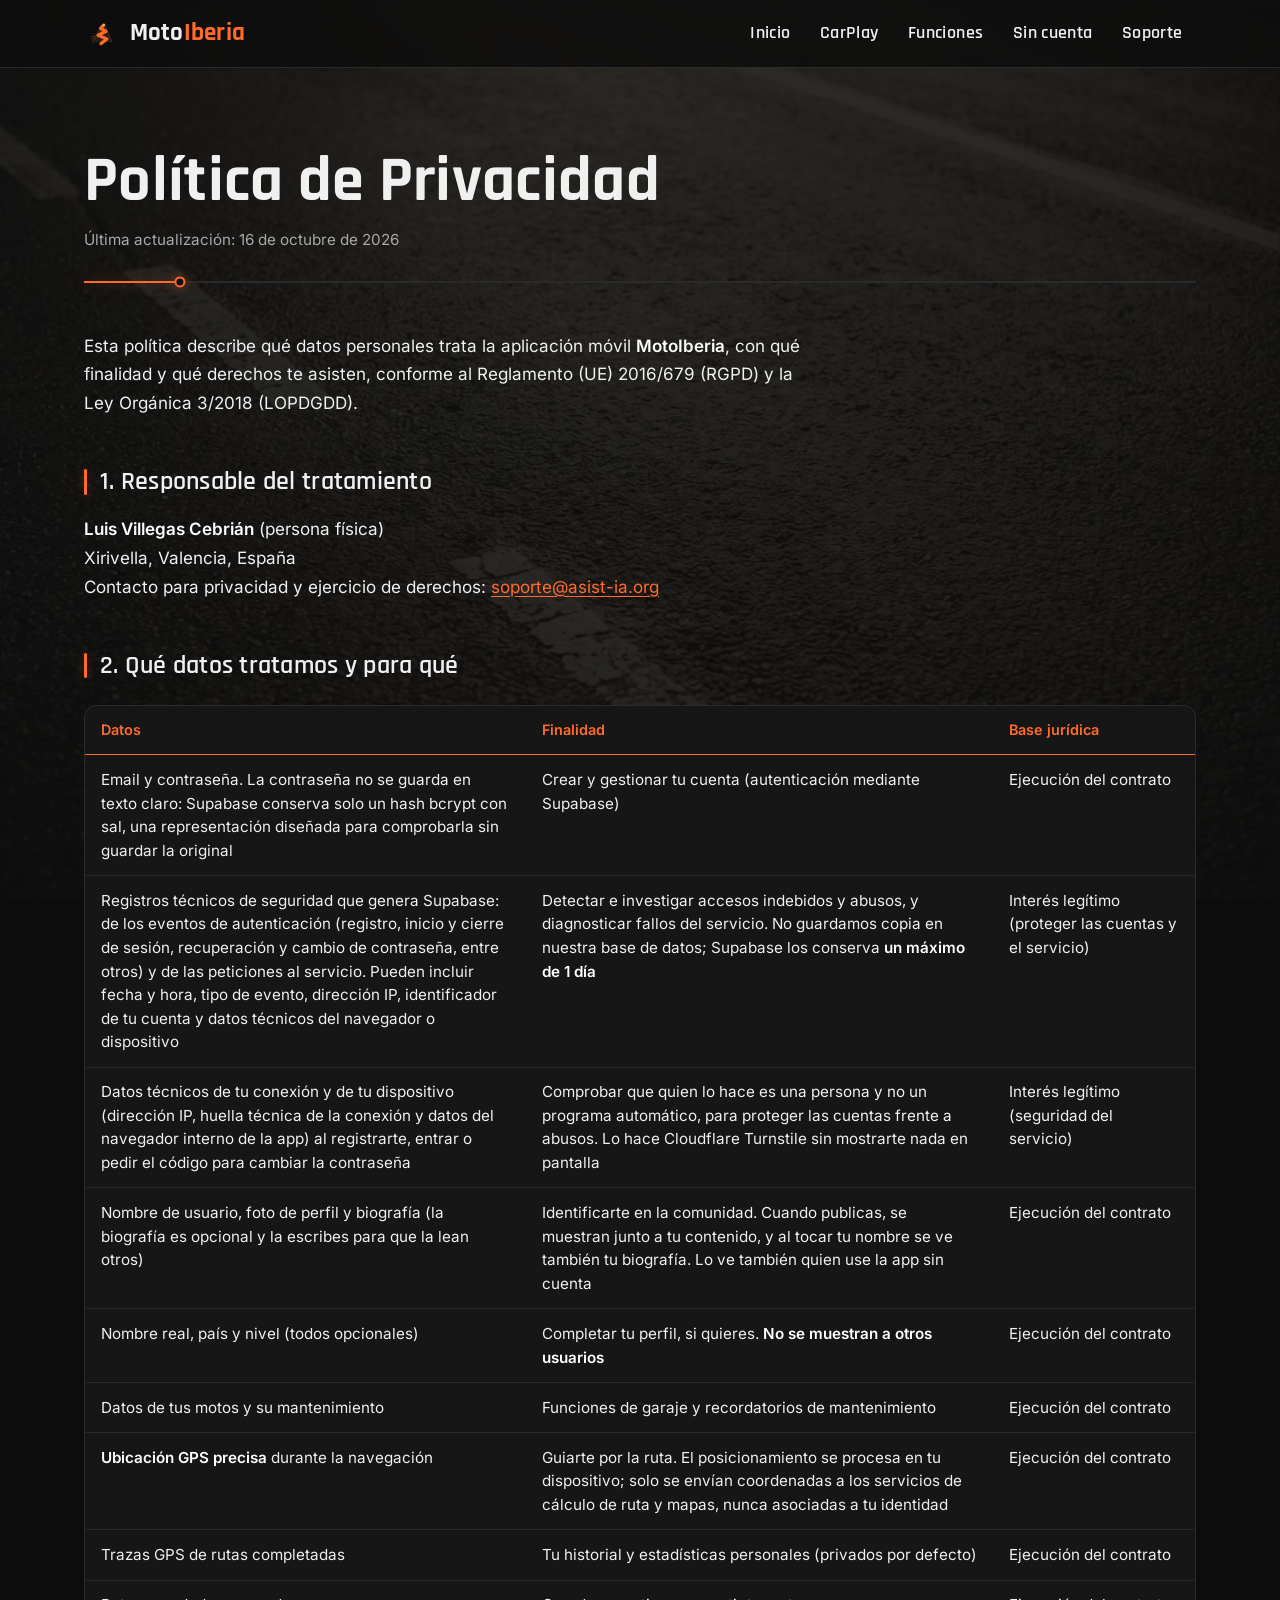
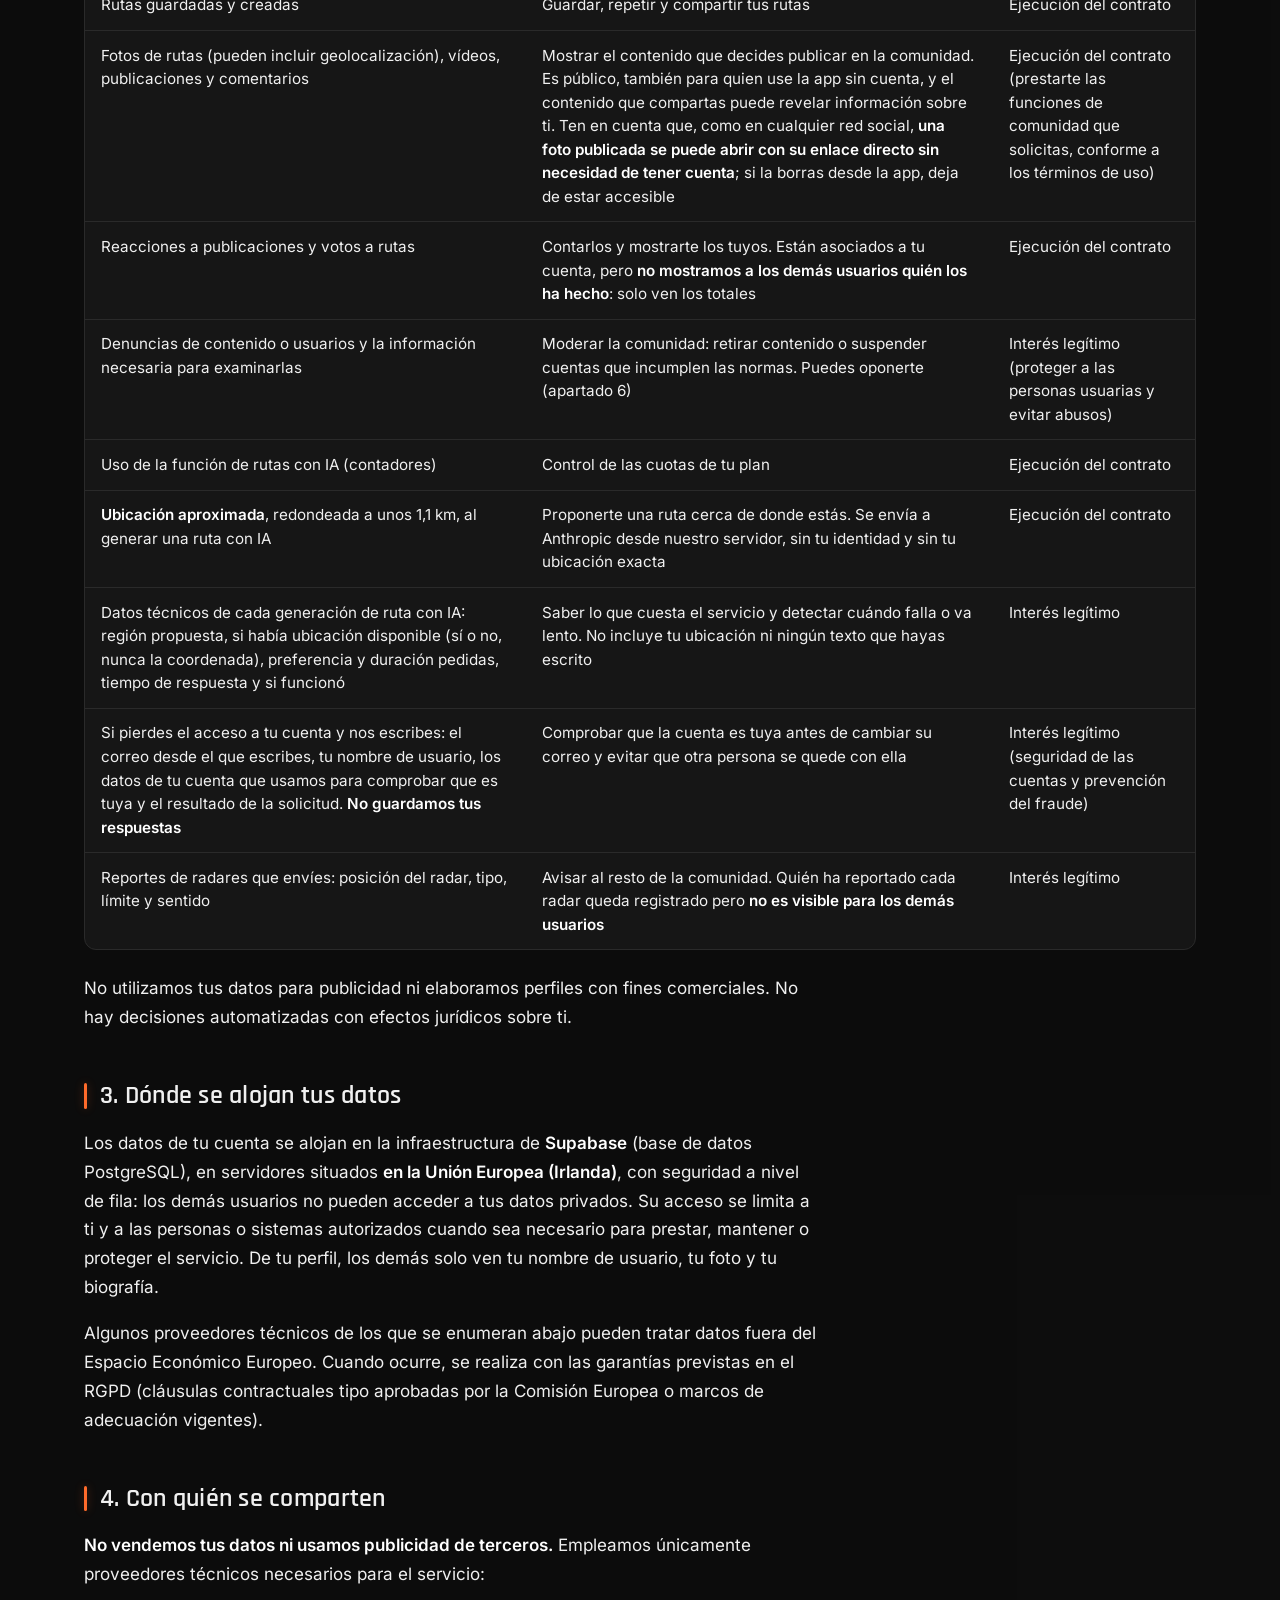
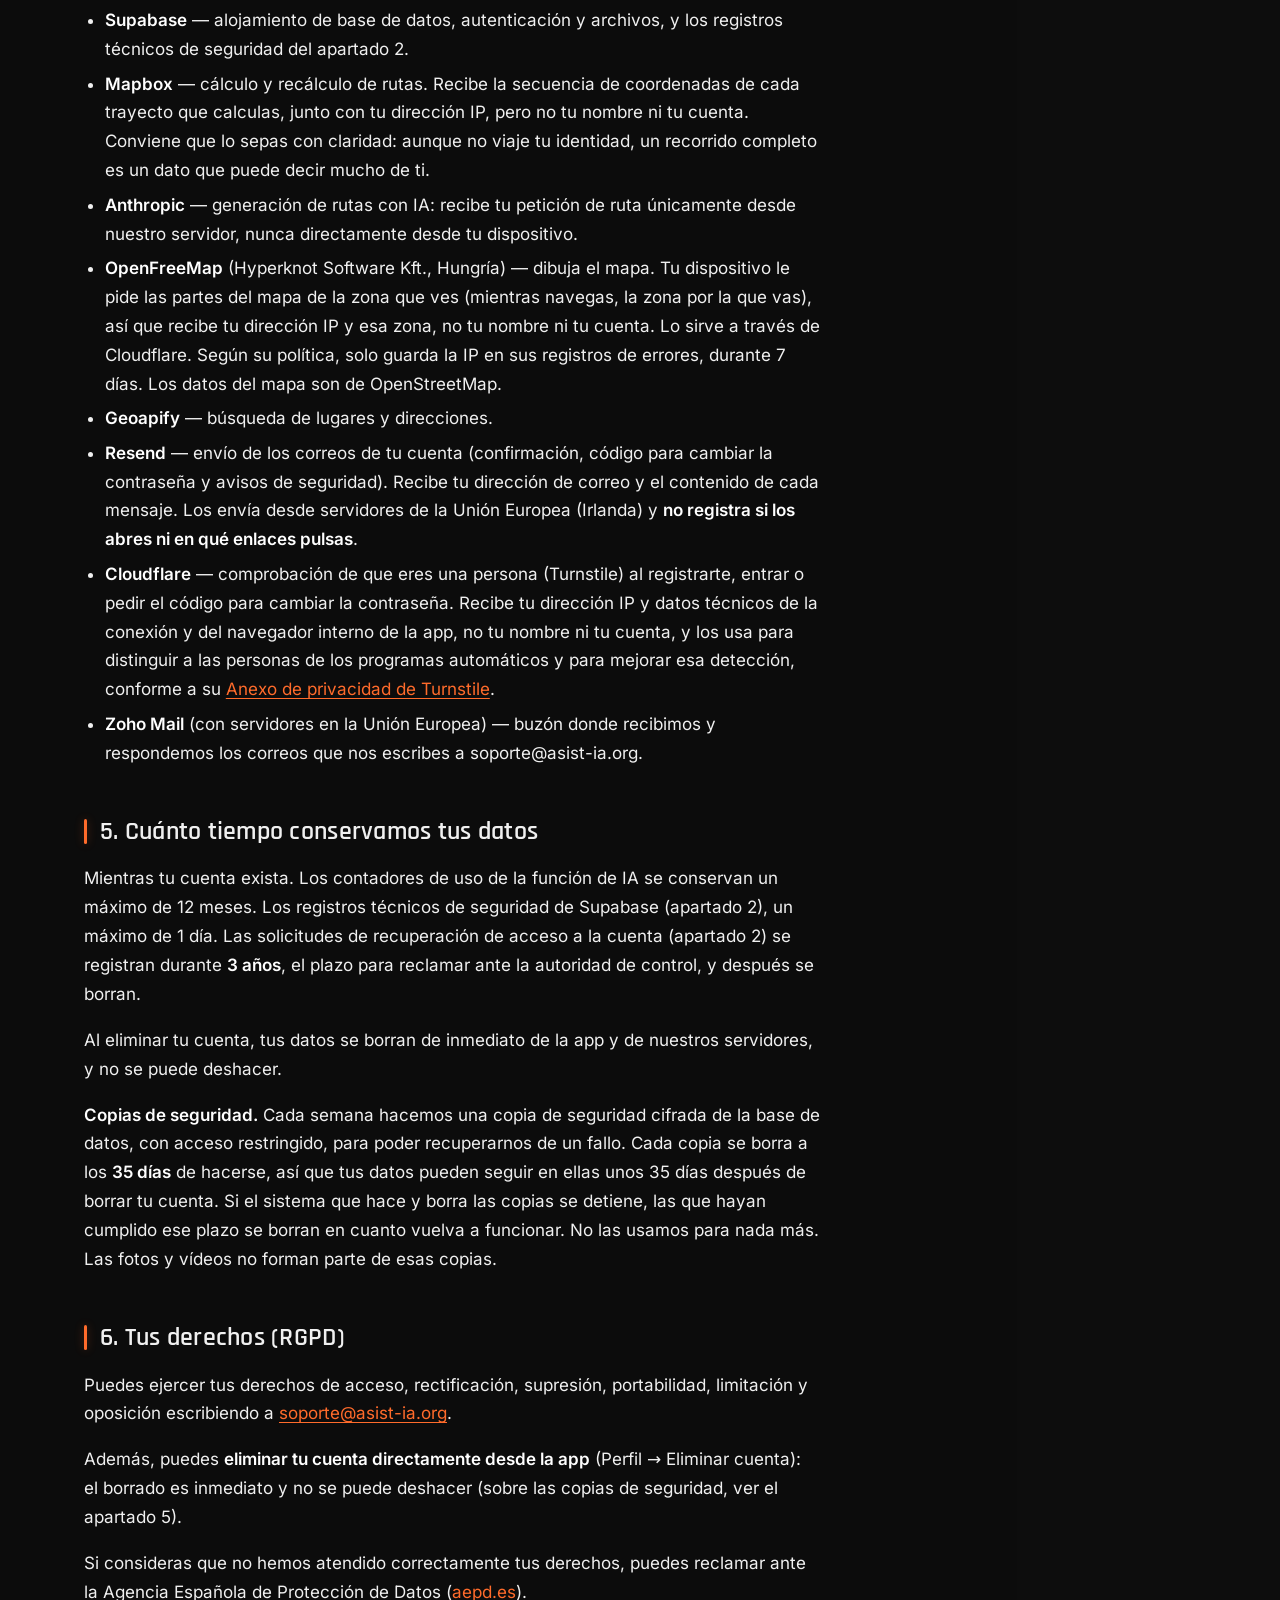
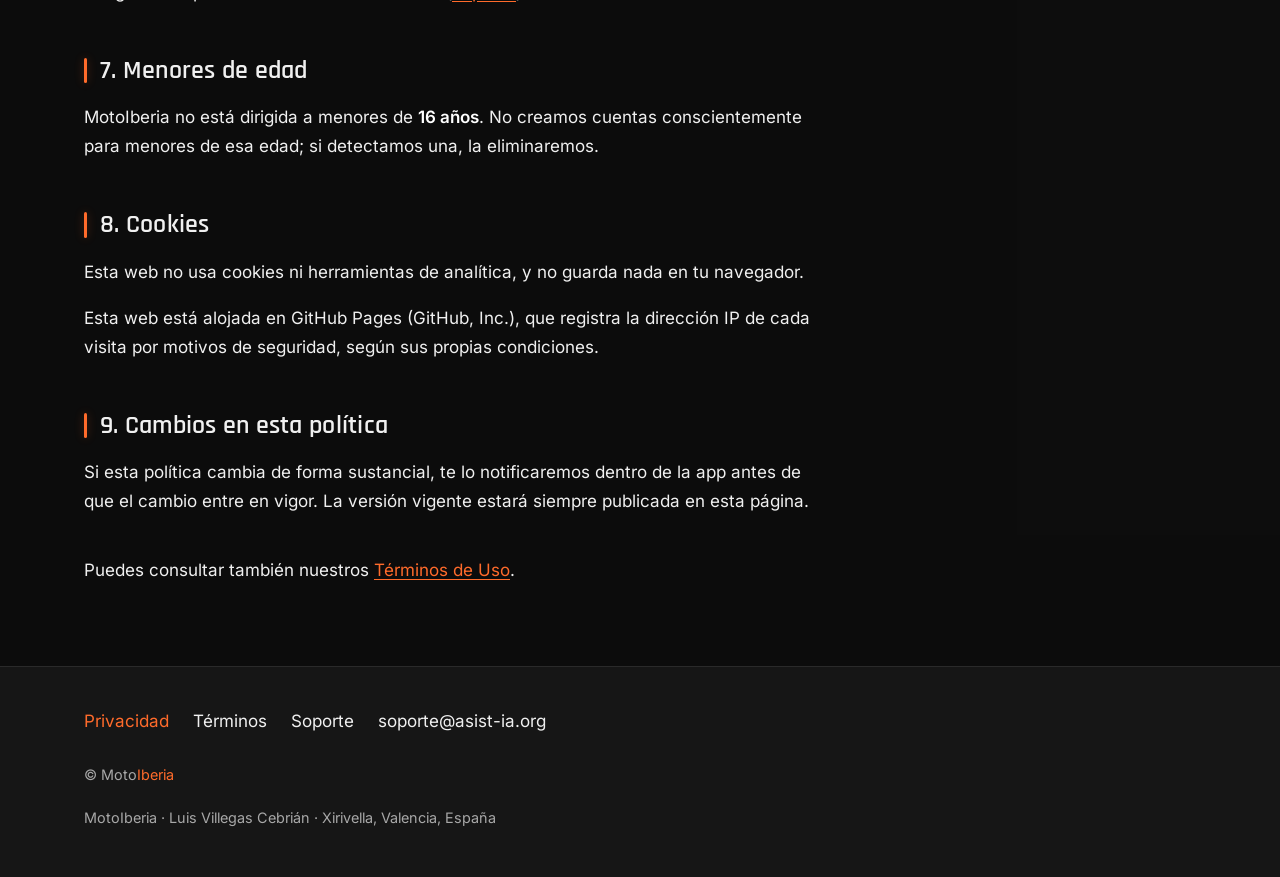
<file: privacidad.html>
<!DOCTYPE html>
<html lang="es">
<head>
<meta charset="utf-8">
<meta name="viewport" content="width=device-width, initial-scale=1">
<title>Política de Privacidad · MotoIberia</title>
<meta name="description" content="Política de privacidad de la aplicación MotoIberia — rutas en moto por la Península Ibérica.">
<meta name="robots" content="noindex, follow">
<link rel="canonical" href="https://motoiberia.asist-ia.org/privacidad.html">
<meta name="theme-color" content="#0D0D0D">

<meta property="og:type" content="website">
<meta property="og:site_name" content="MotoIberia">
<meta property="og:locale" content="es_ES">
<meta property="og:title" content="Política de Privacidad · MotoIberia">
<meta property="og:description" content="Política de privacidad de la aplicación MotoIberia — rutas en moto por la Península Ibérica.">
<meta property="og:url" content="https://motoiberia.asist-ia.org/privacidad.html">
<meta property="og:image" content="https://motoiberia.asist-ia.org/img/og-motoiberia-carplay.jpg">
<meta property="og:image:alt" content="MotoIberia: carreteras que se viven. Y se saborean. La navegación en la pantalla de CarPlay de una moto">
<meta name="twitter:card" content="summary_large_image">

<link rel="icon" type="image/png" sizes="32x32" href="img/favicon-32.png">
<link rel="apple-touch-icon" href="img/apple-touch-icon.png">

<link rel="preload" href="fonts/rajdhani-latin-700-normal.woff2" as="font" type="font/woff2" crossorigin>
<link rel="preload" href="fonts/inter-latin-400-normal.woff2" as="font" type="font/woff2" crossorigin>
<link rel="stylesheet" href="estilos.css">
<script src="menu.js"></script>
</head>
<body class="mi">

<a class="mi-skip" href="#contenido">Saltar al contenido</a>

<header class="mi-top">
  <div class="mi-top__in">
    <a class="mi-brand" href="./" aria-label="MotoIberia, inicio"><img src="img/logo-72.webp" width="36" height="36" alt=""><span aria-hidden="true">Moto<b>Iberia</b></span></a>
    <button class="mi-menu-btn" type="button" aria-expanded="false" aria-controls="mi-nav">Menú</button>
    <nav class="mi-nav" id="mi-nav" aria-label="Principal">
      <ul>
        <li><a href="./">Inicio</a></li>
        <li><a href="./#carplay">CarPlay</a></li>
        <li><a href="./#funciones">Funciones</a></li>
        <li><a href="./#sin-cuenta">Sin cuenta</a></li>
        <li><a href="soporte.html">Soporte</a></li>
      </ul>
    </nav>
  </div>
</header>

<main id="contenido">

  <div class="mi-hero">
    <h1>Política de Privacidad</h1>
    <p class="mi-hero__meta">Última actualización: 16 de octubre de 2026</p>
    <div class="mi-route" aria-hidden="true"></div>
  </div>

  <div class="mi-doc">

  <p>Esta política describe qué datos personales trata la aplicación móvil
  <strong>MotoIberia</strong>, con qué finalidad y qué derechos te asisten,
  conforme al Reglamento (UE) 2016/679 (RGPD) y la Ley Orgánica 3/2018
  (LOPDGDD).</p>

  <h2>1. Responsable del tratamiento</h2>
  <p>
    <strong>Luis Villegas Cebrián</strong> (persona física)<br>
    Xirivella, Valencia, España<br>
    Contacto para privacidad y ejercicio de derechos:
    <a href="mailto:soporte@asist-ia.org">soporte@asist-ia.org</a>
  </p>

  <h2>2. Qué datos tratamos y para qué</h2>
  <div class="mi-tabla-scroll" tabindex="0" role="region" aria-label="Tabla de datos tratados, finalidad y base jurídica">
  <table>
    <tr><th scope="col">Datos</th><th scope="col">Finalidad</th><th scope="col">Base jurídica</th></tr>
    <tr>
      <td>Email y contraseña. La contraseña no se guarda en texto claro:
          Supabase conserva solo un hash bcrypt con sal, una representación
          diseñada para comprobarla sin guardar la original</td>
      <td>Crear y gestionar tu cuenta (autenticación mediante Supabase)</td>
      <td>Ejecución del contrato</td>
    </tr>
    <tr>
      <td>Registros técnicos de seguridad que genera Supabase: de los eventos
          de autenticación (registro, inicio y cierre de sesión, recuperación
          y cambio de contraseña, entre otros) y de las peticiones al
          servicio. Pueden incluir fecha y hora, tipo de evento, dirección IP,
          identificador de tu cuenta y datos técnicos del navegador o
          dispositivo</td>
      <td>Detectar e investigar accesos indebidos y abusos, y diagnosticar
          fallos del servicio. No guardamos copia en nuestra base de datos;
          Supabase los conserva <strong>un máximo de 1 día</strong></td>
      <td>Interés legítimo (proteger las cuentas y el servicio)</td>
    </tr>
    <tr>
      <td>Datos técnicos de tu conexión y de tu dispositivo (dirección IP,
          huella técnica de la conexión y datos del navegador interno de la
          app) al registrarte, entrar o pedir el código para cambiar la
          contraseña</td>
      <td>Comprobar que quien lo hace es una persona y no un programa
          automático, para proteger las cuentas frente a abusos. Lo hace
          Cloudflare Turnstile sin mostrarte nada en pantalla</td>
      <td>Interés legítimo (seguridad del servicio)</td>
    </tr>
    <tr>
      <td>Nombre de usuario, foto de perfil y biografía (la biografía es
          opcional y la escribes para que la lean otros)</td>
      <td>Identificarte en la comunidad. Cuando publicas, se muestran junto a
          tu contenido, y al tocar tu nombre se ve también tu biografía.
          Lo ve también quien use la app sin cuenta</td>
      <td>Ejecución del contrato</td>
    </tr>
    <tr>
      <td>Nombre real, país y nivel (todos opcionales)</td>
      <td>Completar tu perfil, si quieres. <strong>No se muestran a otros
          usuarios</strong></td>
      <td>Ejecución del contrato</td>
    </tr>
    <tr>
      <td>Datos de tus motos y su mantenimiento</td>
      <td>Funciones de garaje y recordatorios de mantenimiento</td>
      <td>Ejecución del contrato</td>
    </tr>
    <tr>
      <td><strong>Ubicación GPS precisa</strong> durante la navegación</td>
      <td>Guiarte por la ruta. El posicionamiento se procesa en tu dispositivo;
          solo se envían coordenadas a los servicios de cálculo de ruta y mapas,
          nunca asociadas a tu identidad</td>
      <td>Ejecución del contrato</td>
    </tr>
    <tr>
      <td>Trazas GPS de rutas completadas</td>
      <td>Tu historial y estadísticas personales (privados por defecto)</td>
      <td>Ejecución del contrato</td>
    </tr>
    <tr>
      <td>Rutas guardadas y creadas</td>
      <td>Guardar, repetir y compartir tus rutas</td>
      <td>Ejecución del contrato</td>
    </tr>
    <tr>
      <td>Fotos de rutas (pueden incluir geolocalización), vídeos,
          publicaciones y comentarios</td>
      <td>Mostrar el contenido que decides publicar en la comunidad. Es
          público, también para quien use la app sin cuenta, y el contenido
          que compartas puede revelar información sobre ti. Ten en cuenta
          que, como en cualquier red social, <strong>una foto publicada se
          puede abrir con su enlace directo sin necesidad de tener
          cuenta</strong>; si la borras desde la app, deja de estar
          accesible</td>
      <td>Ejecución del contrato (prestarte las funciones de comunidad que
          solicitas, conforme a los términos de uso)</td>
    </tr>
    <tr>
      <td>Reacciones a publicaciones y votos a rutas</td>
      <td>Contarlos y mostrarte los tuyos. Están asociados a tu cuenta, pero
          <strong>no mostramos a los demás usuarios quién los ha
          hecho</strong>: solo ven los totales</td>
      <td>Ejecución del contrato</td>
    </tr>
    <tr>
      <td>Denuncias de contenido o usuarios y la información necesaria para
          examinarlas</td>
      <td>Moderar la comunidad: retirar contenido o suspender cuentas que
          incumplen las normas. Puedes oponerte (apartado 6)</td>
      <td>Interés legítimo (proteger a las personas usuarias y evitar
          abusos)</td>
    </tr>
    <tr>
      <td>Uso de la función de rutas con IA (contadores)</td>
      <td>Control de las cuotas de tu plan</td>
      <td>Ejecución del contrato</td>
    </tr>
    <tr>
      <td><strong>Ubicación aproximada</strong>, redondeada a unos 1,1&nbsp;km,
          al generar una ruta con IA</td>
      <td>Proponerte una ruta cerca de donde estás. Se envía a Anthropic desde
          nuestro servidor, sin tu identidad y sin tu ubicación exacta</td>
      <td>Ejecución del contrato</td>
    </tr>
    <tr>
      <td>Datos técnicos de cada generación de ruta con IA: región propuesta,
          si había ubicación disponible (sí o no, nunca la coordenada),
          preferencia y duración pedidas, tiempo de respuesta y si funcionó</td>
      <td>Saber lo que cuesta el servicio y detectar cuándo falla o va lento.
          No incluye tu ubicación ni ningún texto que hayas escrito</td>
      <td>Interés legítimo</td>
    </tr>
    <tr>
      <td>Si pierdes el acceso a tu cuenta y nos escribes: el correo desde el
          que escribes, tu nombre de usuario, los datos de tu cuenta que
          usamos para comprobar que es tuya y el resultado de la solicitud.
          <strong>No guardamos tus respuestas</strong></td>
      <td>Comprobar que la cuenta es tuya antes de cambiar su correo y evitar
          que otra persona se quede con ella</td>
      <td>Interés legítimo (seguridad de las cuentas y prevención del
          fraude)</td>
    </tr>
    <tr>
      <td>Reportes de radares que envíes: posición del radar, tipo, límite y
          sentido</td>
      <td>Avisar al resto de la comunidad. Quién ha reportado cada radar queda
          registrado pero <strong>no es visible para los demás usuarios</strong></td>
      <td>Interés legítimo</td>
    </tr>
  </table>
  </div>
  <p>No utilizamos tus datos para publicidad ni elaboramos perfiles con fines
  comerciales. No hay decisiones automatizadas con efectos jurídicos sobre ti.</p>

  <h2>3. Dónde se alojan tus datos</h2>
  <p>Los datos de tu cuenta se alojan en la infraestructura de
  <strong>Supabase</strong> (base de datos PostgreSQL), en servidores situados
  <strong>en la Unión Europea (Irlanda)</strong>, con seguridad a nivel de fila:
  los demás usuarios no pueden acceder a tus datos privados. Su acceso se
  limita a ti y a las personas o sistemas autorizados cuando sea necesario
  para prestar, mantener o proteger el servicio. De tu perfil, los demás
  solo ven tu nombre de usuario, tu foto y tu biografía.</p>

  <p>Algunos proveedores técnicos de los que se enumeran abajo pueden tratar
  datos fuera del Espacio Económico Europeo. Cuando ocurre, se realiza con las
  garantías previstas en el RGPD (cláusulas contractuales tipo aprobadas por la
  Comisión Europea o marcos de adecuación vigentes).</p>

  <h2>4. Con quién se comparten</h2>
  <p><strong>No vendemos tus datos ni usamos publicidad de terceros.</strong>
  Empleamos únicamente proveedores técnicos necesarios para el servicio:</p>
  <ul>
    <li><strong>Supabase</strong> — alojamiento de base de datos, autenticación y archivos, y los registros técnicos de seguridad del apartado 2.</li>
    <li><strong>Mapbox</strong> — cálculo y recálculo de rutas. Recibe la
      secuencia de coordenadas de cada trayecto que calculas, junto con tu
      dirección IP, pero no tu nombre ni tu cuenta. Conviene que lo sepas con
      claridad: aunque no viaje tu identidad, un recorrido completo es un dato
      que puede decir mucho de ti.</li>
    <li><strong>Anthropic</strong> — generación de rutas con IA: recibe tu petición de
        ruta únicamente desde nuestro servidor, nunca directamente desde tu dispositivo.</li>
    <li><strong>OpenFreeMap</strong> (Hyperknot Software Kft., Hungría) —
      dibuja el mapa. Tu dispositivo le pide las partes del mapa de la zona
      que ves (mientras navegas, la zona por la que vas), así que recibe tu
      dirección IP y esa zona, no tu nombre ni tu cuenta. Lo sirve a través
      de Cloudflare. Según su política, solo guarda la IP en sus registros de
      errores, durante 7 días. Los datos del mapa son de OpenStreetMap.</li>
    <li><strong>Geoapify</strong> — búsqueda de lugares y direcciones.</li>
    <li><strong>Resend</strong> — envío de los correos de tu cuenta
      (confirmación, código para cambiar la contraseña y avisos de
      seguridad). Recibe tu dirección de correo y el contenido de cada
      mensaje. Los envía desde servidores de la Unión Europea (Irlanda) y
      <strong>no registra si los abres ni en qué enlaces pulsas</strong>.</li>
    <li><strong>Cloudflare</strong> — comprobación de que eres una persona
      (Turnstile) al registrarte, entrar o pedir el código para cambiar la
      contraseña. Recibe tu dirección IP y datos técnicos de la conexión y
      del navegador interno de la app, no tu nombre ni tu cuenta, y los usa
      para distinguir a las personas de los programas automáticos y para
      mejorar esa detección, conforme a su
      <a href="https://www.cloudflare.com/turnstile-privacy-policy/" rel="noopener">Anexo
      de privacidad de Turnstile</a>.</li>
    <li><strong>Zoho Mail</strong> (con servidores en la Unión Europea) — buzón donde recibimos y respondemos los correos
      que nos escribes a soporte@asist-ia.org.</li>
  </ul>

  <h2>5. Cuánto tiempo conservamos tus datos</h2>
  <p>Mientras tu cuenta exista. Los contadores de uso de la función de IA se
  conservan un máximo de 12 meses. Los registros técnicos de seguridad de
  Supabase (apartado 2), un máximo de 1 día. Las solicitudes de
  recuperación de acceso a la cuenta (apartado 2) se registran durante
  <strong>3 años</strong>, el plazo para reclamar ante la autoridad de
  control, y después se borran.</p>
  <p>Al eliminar tu cuenta, tus datos se borran de inmediato de la app y de
  nuestros servidores, y no se puede deshacer.</p>
  <p><strong>Copias de seguridad.</strong> Cada semana hacemos una copia de
  seguridad cifrada de la base de datos, con acceso restringido, para poder
  recuperarnos de un fallo. Cada copia se borra a los <strong>35 días</strong>
  de hacerse, así que tus datos pueden seguir en ellas unos 35 días después
  de borrar tu cuenta. Si el sistema que hace y borra las copias se detiene,
  las que hayan cumplido ese plazo se borran en cuanto vuelva a funcionar.
  No las usamos para nada más. Las fotos y vídeos no
  forman parte de esas copias.</p>

  <h2>6. Tus derechos (RGPD)</h2>
  <p>Puedes ejercer tus derechos de acceso, rectificación, supresión,
  portabilidad, limitación y oposición escribiendo a
  <a href="mailto:soporte@asist-ia.org">soporte@asist-ia.org</a>.</p>
  <p>Además, puedes <strong>eliminar tu cuenta directamente desde la app</strong>
  (Perfil → Eliminar cuenta): el borrado es inmediato y no se puede deshacer
  (sobre las copias de seguridad, ver el apartado 5).</p>
  <p>Si consideras que no hemos atendido correctamente tus derechos, puedes
  reclamar ante la Agencia Española de Protección de Datos
  (<a href="https://www.aepd.es" rel="noopener">aepd.es</a>).</p>

  <h2>7. Menores de edad</h2>
  <p>MotoIberia no está dirigida a menores de <strong>16 años</strong>. No
  creamos cuentas conscientemente para menores de esa edad; si detectamos una,
  la eliminaremos.</p>

  <h2>8. Cookies</h2>
  <p>Esta web no usa cookies ni herramientas de analítica, y no guarda nada
  en tu navegador.</p>
  <p>Esta web está alojada en GitHub Pages (GitHub, Inc.), que registra la
  dirección IP de cada visita por motivos de seguridad, según sus propias
  condiciones.</p>

  <h2>9. Cambios en esta política</h2>
  <p>Si esta política cambia de forma sustancial, te lo notificaremos dentro de
  la app antes de que el cambio entre en vigor. La versión vigente estará
  siempre publicada en esta página.</p>

  <p class="mi-doc__fin">
    Puedes consultar también nuestros
    <a href="./terminos.html">Términos de Uso</a>.
  </p>

</div>

</main>

<footer class="mi-foot">
  <div class="mi-foot__in">
    <nav aria-label="Pie de página">
      <ul>
        <li><a href="privacidad.html" aria-current="page">Privacidad</a></li>
        <li><a href="terminos.html">Términos</a></li>
        <li><a href="soporte.html">Soporte</a></li>
        <li><a href="mailto:soporte@asist-ia.org">soporte@asist-ia.org</a></li>
      </ul>
    </nav>
    <p>© Moto<b class="mi-i">Iberia</b></p>
    <p>MotoIberia · Luis Villegas Cebrián · Xirivella, Valencia, España</p>
  </div>
</footer>

</body>
</html>
</file>
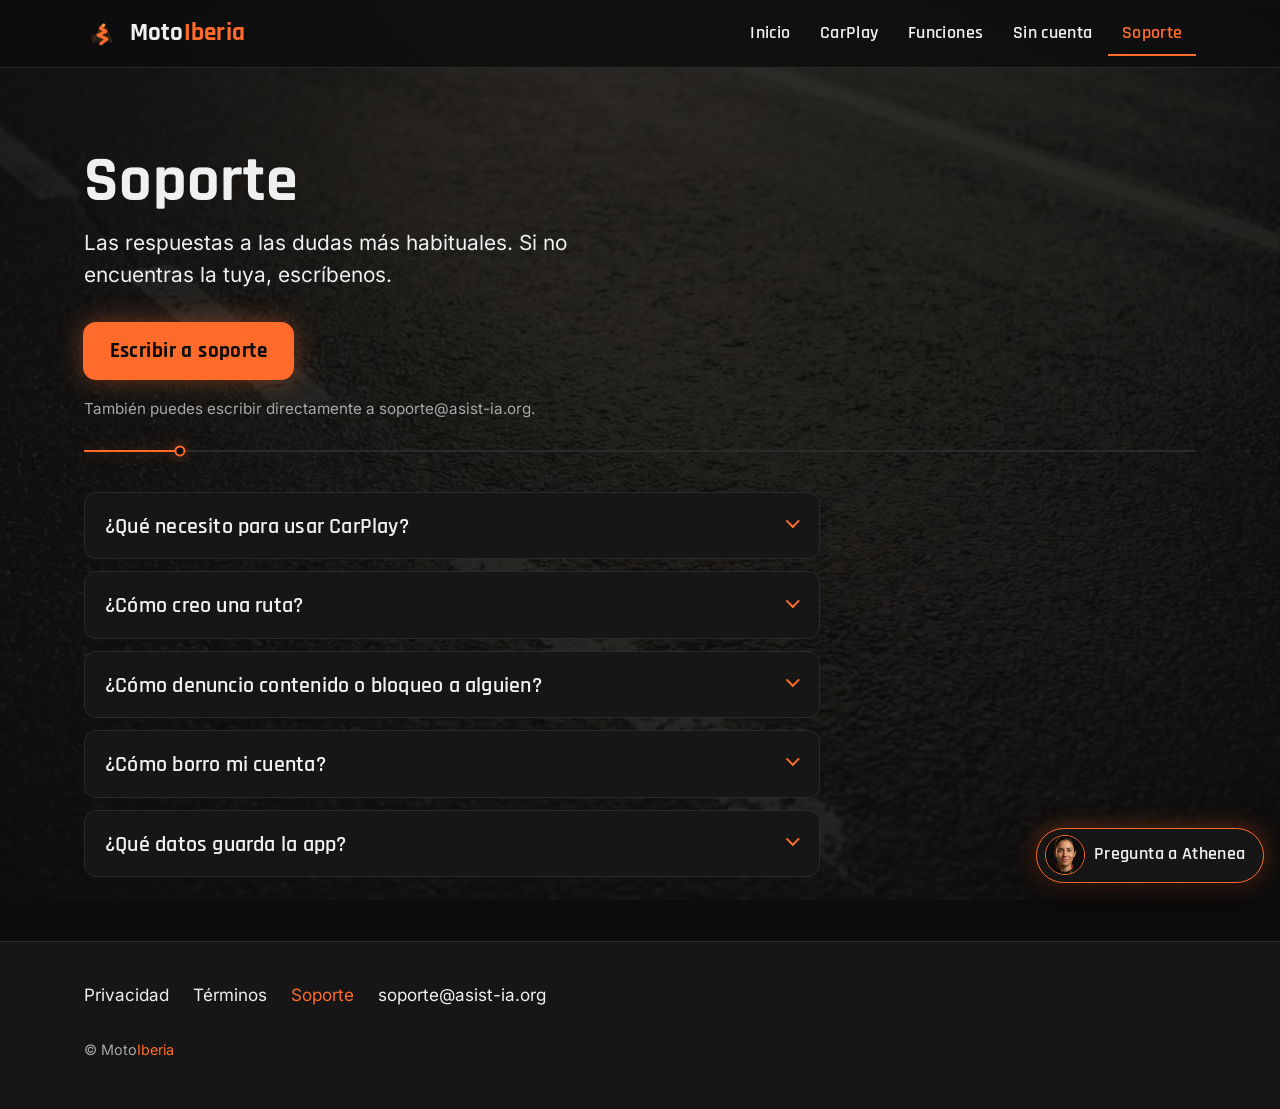
<file: soporte.html>
<!DOCTYPE html>
<html lang="es">
<head>
<meta charset="utf-8">
<meta name="viewport" content="width=device-width, initial-scale=1">
<title>Soporte y preguntas frecuentes · MotoIberia</title>
<meta name="description" content="Resuelve tus dudas sobre MotoIberia: CarPlay, rutas, denunciar contenido, borrar tu cuenta y datos. Escríbenos si necesitas ayuda.">
<meta name="robots" content="index, follow, max-image-preview:large">
<link rel="canonical" href="https://motoiberia.asist-ia.org/soporte.html">
<meta name="theme-color" content="#0D0D0D">

<meta property="og:type" content="website">
<meta property="og:site_name" content="MotoIberia">
<meta property="og:locale" content="es_ES">
<meta property="og:title" content="Soporte y preguntas frecuentes · MotoIberia">
<meta property="og:description" content="Resuelve tus dudas sobre MotoIberia: CarPlay, rutas, denunciar contenido, borrar tu cuenta y datos. Escríbenos si necesitas ayuda.">
<meta property="og:url" content="https://motoiberia.asist-ia.org/soporte.html">
<meta property="og:image" content="https://motoiberia.asist-ia.org/img/og-motoiberia-carplay.jpg">
<meta property="og:image:width" content="1200">
<meta property="og:image:height" content="630">
<meta property="og:image:alt" content="MotoIberia: carreteras que se viven. Y se saborean. La navegación en la pantalla de CarPlay de una moto">
<meta name="twitter:card" content="summary_large_image">

<link rel="icon" type="image/png" sizes="32x32" href="img/favicon-32.png">
<link rel="apple-touch-icon" href="img/apple-touch-icon.png">

<link rel="preload" href="fonts/rajdhani-latin-700-normal.woff2" as="font" type="font/woff2" crossorigin>
<link rel="preload" href="fonts/inter-latin-400-normal.woff2" as="font" type="font/woff2" crossorigin>
<link rel="stylesheet" href="estilos.css">
<script src="menu.js"></script>
<script src="asistente.js" defer></script>

<!-- Datos estructurados: página de contacto y migas de pan. Sin marcado de preguntas
     frecuentes (Google lo reserva a webs de gobierno y sanidad) y sin valoraciones. -->
<script type="application/ld+json">
{
  "@context": "https://schema.org",
  "@graph": [
    {
      "@type": "ContactPage",
      "url": "https://motoiberia.asist-ia.org/soporte.html",
      "name": "Soporte y preguntas frecuentes · MotoIberia",
      "description": "Resuelve tus dudas sobre MotoIberia: CarPlay, rutas, denunciar contenido, borrar tu cuenta y datos.",
      "inLanguage": "es",
      "isPartOf": { "@type": "WebSite", "name": "MotoIberia", "url": "https://motoiberia.asist-ia.org/" },
      "publisher": { "@type": "Organization", "name": "MotoIberia", "url": "https://motoiberia.asist-ia.org/" }
    },
    {
      "@type": "BreadcrumbList",
      "itemListElement": [
        { "@type": "ListItem", "position": 1, "name": "Inicio", "item": "https://motoiberia.asist-ia.org/" },
        { "@type": "ListItem", "position": 2, "name": "Soporte", "item": "https://motoiberia.asist-ia.org/soporte.html" }
      ]
    }
  ]
}
</script>
</head>
<body class="mi">

<a class="mi-skip" href="#contenido">Saltar al contenido</a>

<header class="mi-top">
  <div class="mi-top__in">
    <a class="mi-brand" href="./" aria-label="MotoIberia, inicio"><img src="img/logo-72.webp" width="36" height="36" alt=""><span aria-hidden="true">Moto<b>Iberia</b></span></a>
    <button class="mi-menu-btn" type="button" aria-expanded="false" aria-controls="mi-nav">Menú</button>
    <nav class="mi-nav" id="mi-nav" aria-label="Principal">
      <ul>
        <li><a href="./">Inicio</a></li>
        <li><a href="./#carplay">CarPlay</a></li>
        <li><a href="./#funciones">Funciones</a></li>
        <li><a href="./#sin-cuenta">Sin cuenta</a></li>
        <li><a href="soporte.html" aria-current="page">Soporte</a></li>
      </ul>
    </nav>
  </div>
</header>

<main id="contenido">

  <div class="mi-hero">
    <h1>Soporte</h1>
    <p class="mi-lead">Las respuestas a las dudas más habituales. Si no encuentras la tuya, escríbenos.</p>
    <p><a class="mi-btn" href="mailto:soporte@asist-ia.org?subject=Soporte%20MotoIberia">Escribir a soporte</a></p>
    <p class="mi-nota">También puedes escribir directamente a soporte@asist-ia.org.</p>
    <div class="mi-route" aria-hidden="true"></div>
  </div>

  <div class="mi-soporte">
    <ul class="mi-faqlist">

      <li>
        <details class="mi-card mi-faq">
          <summary><h2 class="mi-faq__q" id="carplay">¿Qué necesito para usar CarPlay?</h2></summary>
          <div class="mi-card__mas">
            <p>Un iPhone con iOS 15 o posterior y una pantalla compatible con CarPlay, de serie o de posventa (por ejemplo, las pantallas para moto). Que sea con cable o inalámbrica depende de tu pantalla, no de la app. La primera vez, abre MotoIberia en el iPhone y permite la ubicación: el coche no puede pedir ese permiso. Después, la navegación va en la pantalla y el iPhone puede ir bloqueado en el bolsillo.</p>
          </div>
        </details>
      </li>

      <li>
        <details class="mi-card mi-faq">
          <summary><h2 class="mi-faq__q" id="crear-ruta">¿Cómo creo una ruta?</h2></summary>
          <div class="mi-card__mas">
            <p>En Explorar: una ruta curada, elígela y pulsa «Navegar»; con IA, el botón «Ruta con IA» (necesita cuenta); la tuya, el botón «Mi ruta» (icono de carretera con lápiz): toca el mapa o busca una dirección y pulsa «Navegar».</p>
          </div>
        </details>
      </li>

      <li>
        <details class="mi-card mi-faq">
          <summary><h2 class="mi-faq__q" id="denunciar-bloquear">¿Cómo denuncio contenido o bloqueo a alguien?</h2></summary>
          <div class="mi-card__mas">
            <p>En cada publicación y cada comentario hay un menú con «Denunciar» y «Bloquear». Denunciar nos llega y lo revisamos en menos de 24 horas. Bloquear: dejas de ver a esa persona en toda la app al instante, y puedes desbloquearla desde tu perfil. También puedes escribirnos al <a href="mailto:soporte@asist-ia.org">correo</a>.</p>
          </div>
        </details>
      </li>

      <li>
        <details class="mi-card mi-faq">
          <summary><h2 class="mi-faq__q" id="borrar-cuenta">¿Cómo borro mi cuenta?</h2></summary>
          <div class="mi-card__mas">
            <p>Desde Perfil → Eliminar cuenta. El borrado es inmediato y no se puede deshacer. Las rutas que hayas publicado se quedan sin tu nombre, y de las copias de seguridad cifradas tus datos desaparecen a los 35 días (si el sistema de copias se detiene, en cuanto vuelva a funcionar). Todo el detalle, en la <a href="privacidad.html">Política de Privacidad</a>.</p>
          </div>
        </details>
      </li>

      <li>
        <details class="mi-card mi-faq">
          <summary><h2 class="mi-faq__q" id="datos">¿Qué datos guarda la app?</h2></summary>
          <div class="mi-card__mas">
            <p>Lo mínimo para que funcione. No vendemos tus datos ni usamos publicidad de terceros. Todo el detalle está en la <a href="privacidad.html">Política de Privacidad</a>.</p>
          </div>
        </details>
      </li>

    </ul>
  </div>

</main>

<footer class="mi-foot">
  <div class="mi-foot__in">
    <nav aria-label="Pie de página">
      <ul>
        <li><a href="privacidad.html">Privacidad</a></li>
        <li><a href="terminos.html">Términos</a></li>
        <li><a href="soporte.html" aria-current="page">Soporte</a></li>
        <li><a href="mailto:soporte@asist-ia.org">soporte@asist-ia.org</a></li>
      </ul>
    </nav>
    <p>© Moto<b class="mi-i">Iberia</b></p>
  </div>
</footer>

</body>
</html>
</file>
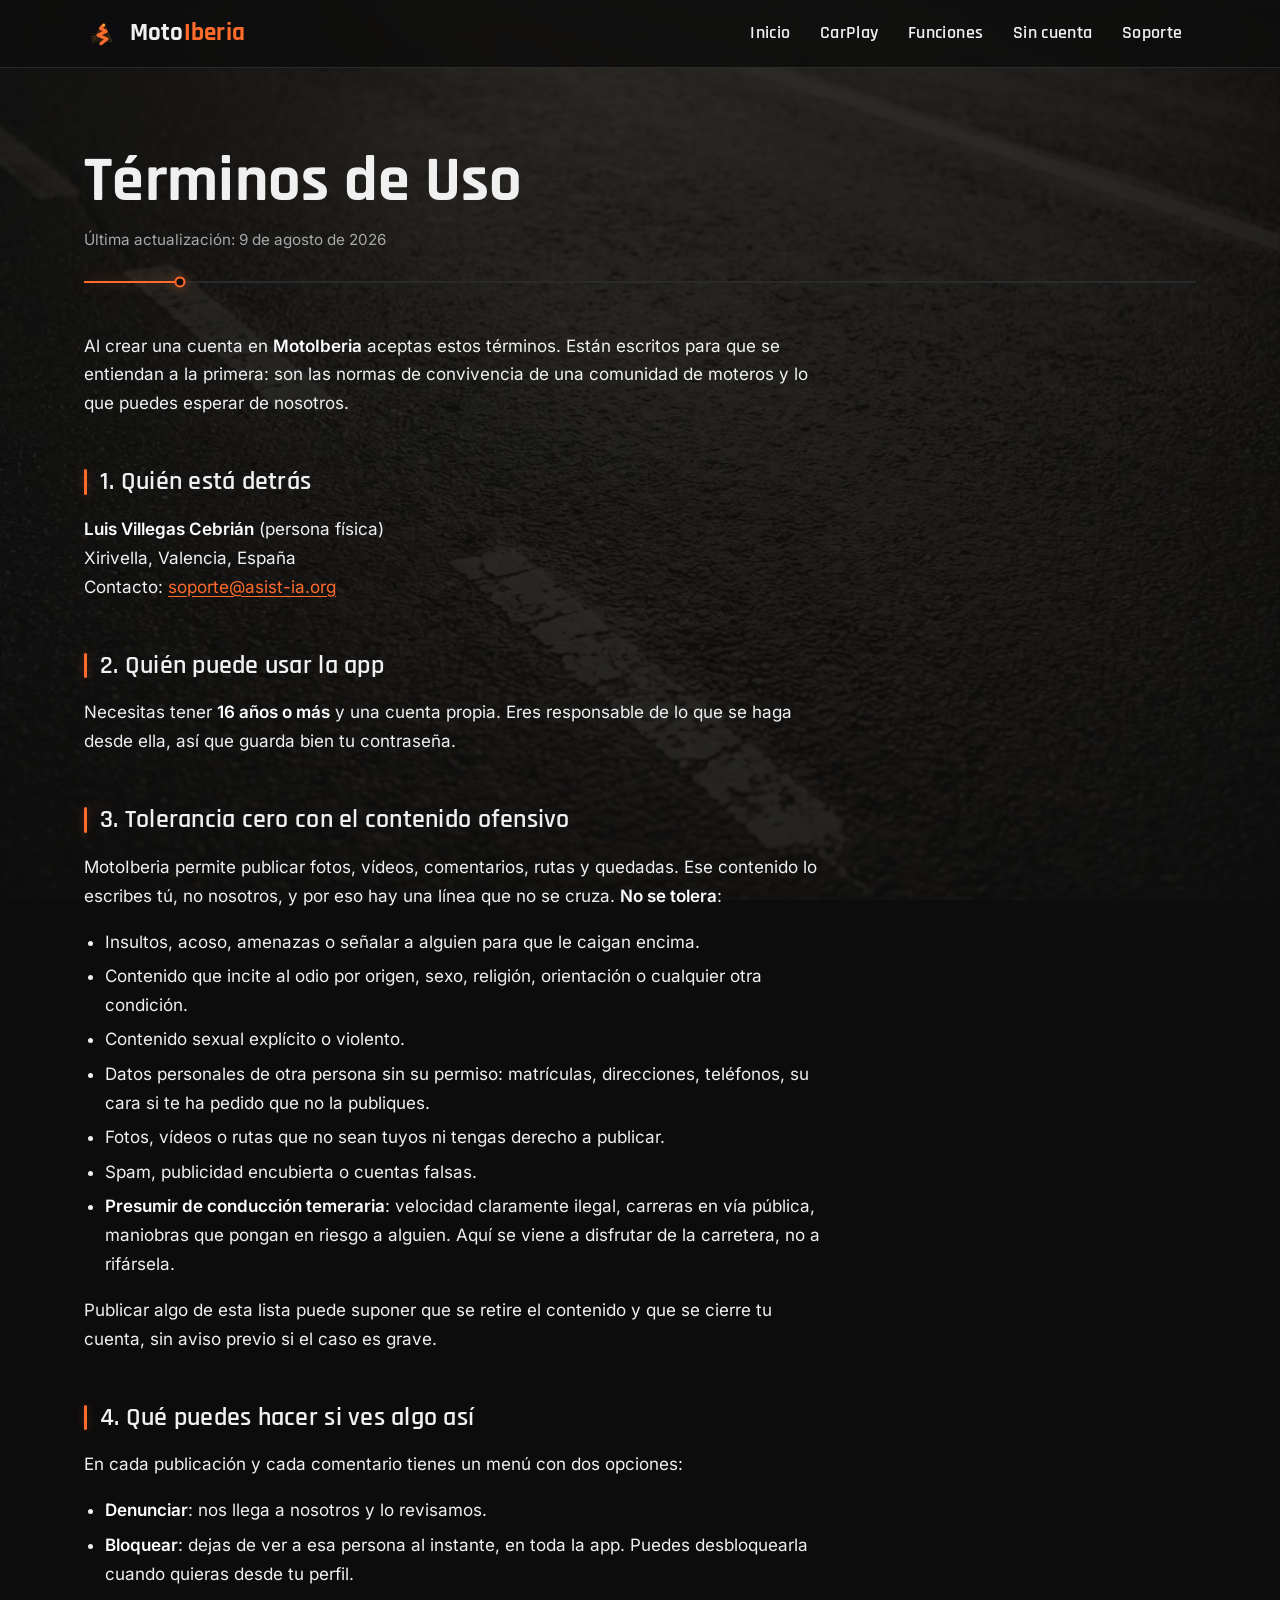
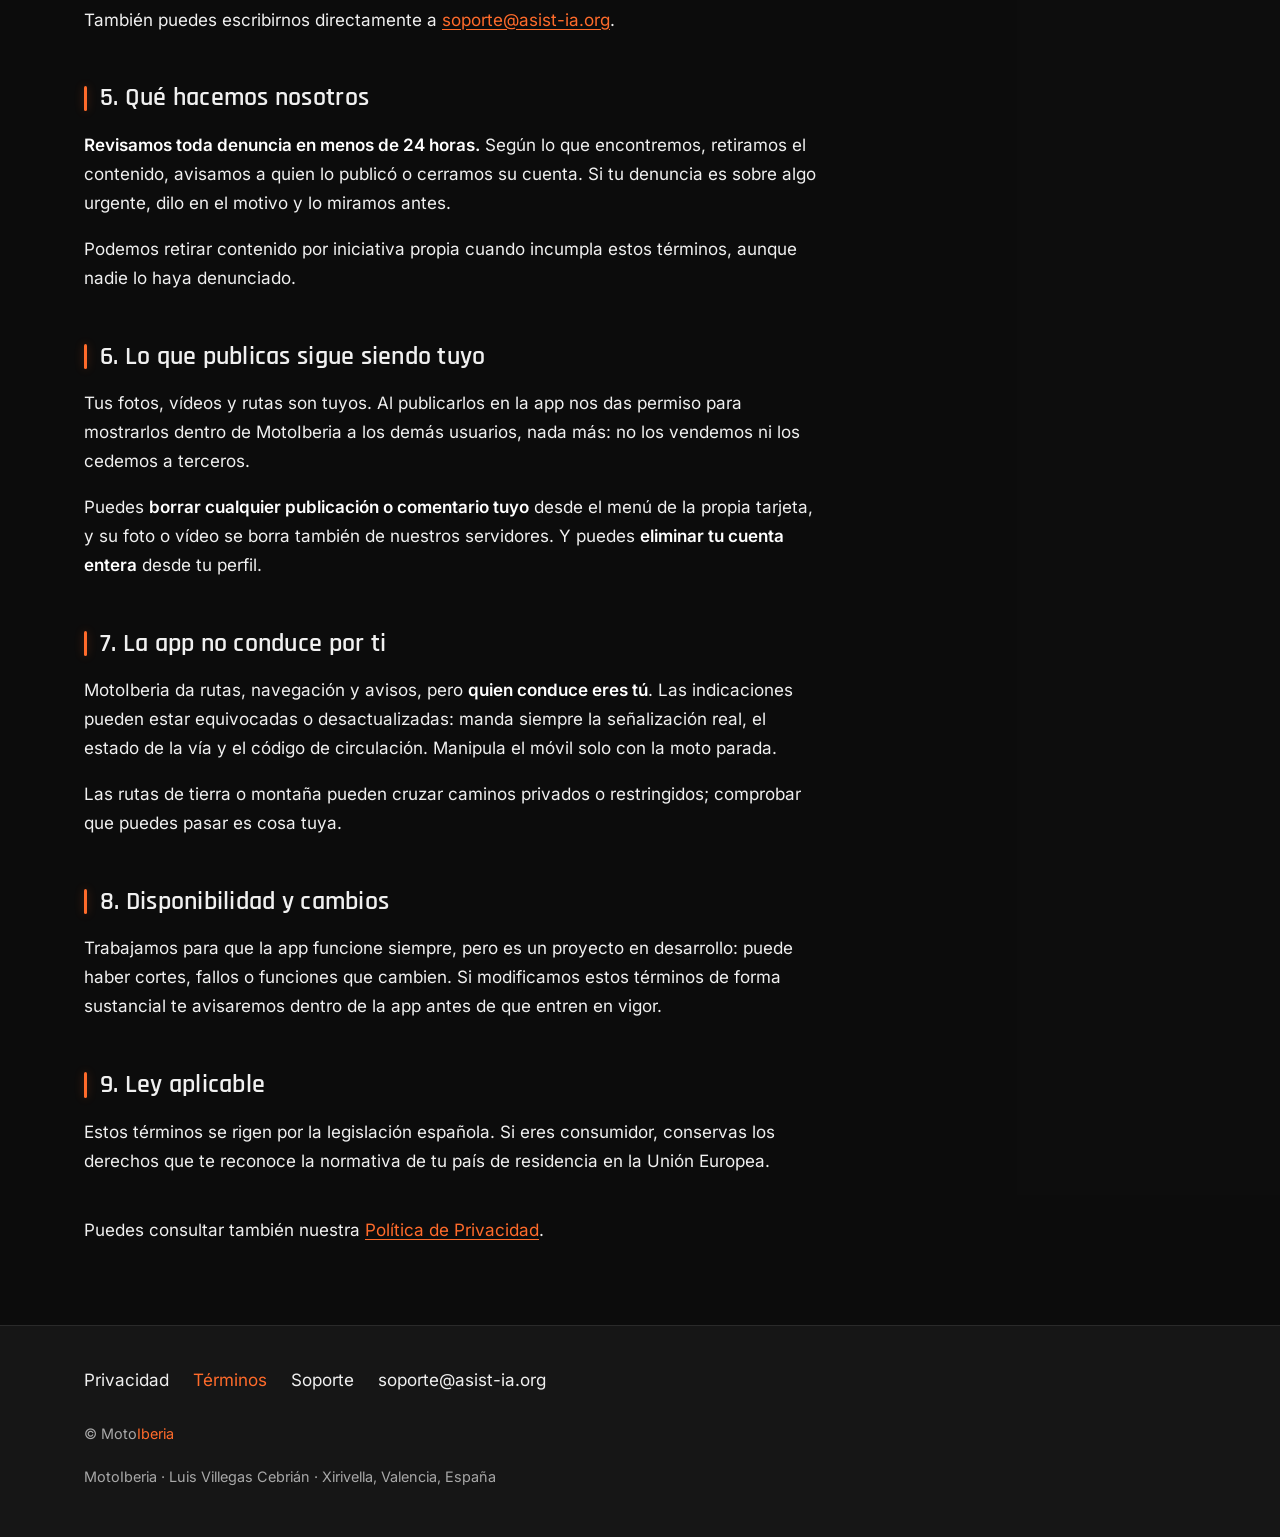
<file: terminos.html>
<!DOCTYPE html>
<html lang="es">
<head>
<meta charset="utf-8">
<meta name="viewport" content="width=device-width, initial-scale=1">
<title>Términos de Uso · MotoIberia</title>
<meta name="description" content="Términos de uso de la aplicación MotoIberia — normas de convivencia, contenido publicado por usuarios y contacto.">
<meta name="robots" content="noindex, follow">
<link rel="canonical" href="https://motoiberia.asist-ia.org/terminos.html">
<meta name="theme-color" content="#0D0D0D">

<meta property="og:type" content="website">
<meta property="og:site_name" content="MotoIberia">
<meta property="og:locale" content="es_ES">
<meta property="og:title" content="Términos de Uso · MotoIberia">
<meta property="og:description" content="Términos de uso de la aplicación MotoIberia — normas de convivencia, contenido publicado por usuarios y contacto.">
<meta property="og:url" content="https://motoiberia.asist-ia.org/terminos.html">
<meta property="og:image" content="https://motoiberia.asist-ia.org/img/og-motoiberia-carplay.jpg">
<meta property="og:image:alt" content="MotoIberia: carreteras que se viven. Y se saborean. La navegación en la pantalla de CarPlay de una moto">
<meta name="twitter:card" content="summary_large_image">

<link rel="icon" type="image/png" sizes="32x32" href="img/favicon-32.png">
<link rel="apple-touch-icon" href="img/apple-touch-icon.png">

<link rel="preload" href="fonts/rajdhani-latin-700-normal.woff2" as="font" type="font/woff2" crossorigin>
<link rel="preload" href="fonts/inter-latin-400-normal.woff2" as="font" type="font/woff2" crossorigin>
<link rel="stylesheet" href="estilos.css">
<script src="menu.js"></script>
</head>
<body class="mi">

<a class="mi-skip" href="#contenido">Saltar al contenido</a>

<header class="mi-top">
  <div class="mi-top__in">
    <a class="mi-brand" href="./" aria-label="MotoIberia, inicio"><img src="img/logo-72.webp" width="36" height="36" alt=""><span aria-hidden="true">Moto<b>Iberia</b></span></a>
    <button class="mi-menu-btn" type="button" aria-expanded="false" aria-controls="mi-nav">Menú</button>
    <nav class="mi-nav" id="mi-nav" aria-label="Principal">
      <ul>
        <li><a href="./">Inicio</a></li>
        <li><a href="./#carplay">CarPlay</a></li>
        <li><a href="./#funciones">Funciones</a></li>
        <li><a href="./#sin-cuenta">Sin cuenta</a></li>
        <li><a href="soporte.html">Soporte</a></li>
      </ul>
    </nav>
  </div>
</header>

<main id="contenido">

  <div class="mi-hero">
    <h1>Términos de Uso</h1>
    <p class="mi-hero__meta">Última actualización: 9 de agosto de 2026</p>
    <div class="mi-route" aria-hidden="true"></div>
  </div>

  <div class="mi-doc">

  <p>Al crear una cuenta en <strong>MotoIberia</strong> aceptas estos términos.
  Están escritos para que se entiendan a la primera: son las normas de
  convivencia de una comunidad de moteros y lo que puedes esperar de nosotros.</p>

  <h2>1. Quién está detrás</h2>
  <p>
    <strong>Luis Villegas Cebrián</strong> (persona física)<br>
    Xirivella, Valencia, España<br>
    Contacto: <a href="mailto:soporte@asist-ia.org">soporte@asist-ia.org</a>
  </p>

  <h2>2. Quién puede usar la app</h2>
  <p>Necesitas tener <strong>16 años o más</strong> y una cuenta propia. Eres
  responsable de lo que se haga desde ella, así que guarda bien tu contraseña.</p>

  <h2>3. Tolerancia cero con el contenido ofensivo</h2>
  <p>MotoIberia permite publicar fotos, vídeos, comentarios, rutas y quedadas.
  Ese contenido lo escribes tú, no nosotros, y por eso hay una línea que no se
  cruza. <strong>No se tolera</strong>:</p>
  <ul>
    <li>Insultos, acoso, amenazas o señalar a alguien para que le caigan encima.</li>
    <li>Contenido que incite al odio por origen, sexo, religión, orientación o
      cualquier otra condición.</li>
    <li>Contenido sexual explícito o violento.</li>
    <li>Datos personales de otra persona sin su permiso: matrículas, direcciones,
      teléfonos, su cara si te ha pedido que no la publiques.</li>
    <li>Fotos, vídeos o rutas que no sean tuyos ni tengas derecho a publicar.</li>
    <li>Spam, publicidad encubierta o cuentas falsas.</li>
    <li><strong>Presumir de conducción temeraria</strong>: velocidad claramente
      ilegal, carreras en vía pública, maniobras que pongan en riesgo a alguien.
      Aquí se viene a disfrutar de la carretera, no a rifársela.</li>
  </ul>
  <p>Publicar algo de esta lista puede suponer que se retire el contenido y que
  se cierre tu cuenta, sin aviso previo si el caso es grave.</p>

  <h2>4. Qué puedes hacer si ves algo así</h2>
  <p>En cada publicación y cada comentario tienes un menú con dos opciones:</p>
  <ul>
    <li><strong>Denunciar</strong>: nos llega a nosotros y lo revisamos.</li>
    <li><strong>Bloquear</strong>: dejas de ver a esa persona al instante, en toda
      la app. Puedes desbloquearla cuando quieras desde tu perfil.</li>
  </ul>
  <p>También puedes escribirnos directamente a
  <a href="mailto:soporte@asist-ia.org">soporte@asist-ia.org</a>.</p>

  <h2>5. Qué hacemos nosotros</h2>
  <p><strong>Revisamos toda denuncia en menos de 24 horas.</strong> Según lo que
  encontremos, retiramos el contenido, avisamos a quien lo publicó o cerramos su
  cuenta. Si tu denuncia es sobre algo urgente, dilo en el motivo y lo miramos
  antes.</p>
  <p>Podemos retirar contenido por iniciativa propia cuando incumpla estos
  términos, aunque nadie lo haya denunciado.</p>

  <h2>6. Lo que publicas sigue siendo tuyo</h2>
  <p>Tus fotos, vídeos y rutas son tuyos. Al publicarlos en la app nos das
  permiso para mostrarlos dentro de MotoIberia a los demás usuarios, nada más:
  no los vendemos ni los cedemos a terceros.</p>
  <p>Puedes <strong>borrar cualquier publicación o comentario tuyo</strong> desde
  el menú de la propia tarjeta, y su foto o vídeo se borra también de nuestros
  servidores. Y puedes <strong>eliminar tu cuenta entera</strong> desde tu perfil.</p>

  <h2>7. La app no conduce por ti</h2>
  <p>MotoIberia da rutas, navegación y avisos, pero <strong>quien conduce eres
  tú</strong>. Las indicaciones pueden estar equivocadas o desactualizadas: manda
  siempre la señalización real, el estado de la vía y el código de circulación.
  Manipula el móvil solo con la moto parada.</p>
  <p>Las rutas de tierra o montaña pueden cruzar caminos privados o restringidos;
  comprobar que puedes pasar es cosa tuya.</p>

  <h2>8. Disponibilidad y cambios</h2>
  <p>Trabajamos para que la app funcione siempre, pero es un proyecto en
  desarrollo: puede haber cortes, fallos o funciones que cambien. Si modificamos
  estos términos de forma sustancial te avisaremos dentro de la app antes de que
  entren en vigor.</p>

  <h2>9. Ley aplicable</h2>
  <p>Estos términos se rigen por la legislación española. Si eres consumidor,
  conservas los derechos que te reconoce la normativa de tu país de residencia
  en la Unión Europea.</p>

  <p class="mi-doc__fin">
    Puedes consultar también nuestra
    <a href="./privacidad.html">Política de Privacidad</a>.
  </p>

</div>

</main>

<footer class="mi-foot">
  <div class="mi-foot__in">
    <nav aria-label="Pie de página">
      <ul>
        <li><a href="privacidad.html">Privacidad</a></li>
        <li><a href="terminos.html" aria-current="page">Términos</a></li>
        <li><a href="soporte.html">Soporte</a></li>
        <li><a href="mailto:soporte@asist-ia.org">soporte@asist-ia.org</a></li>
      </ul>
    </nav>
    <p>© Moto<b class="mi-i">Iberia</b></p>
    <p>MotoIberia · Luis Villegas Cebrián · Xirivella, Valencia, España</p>
  </div>
</footer>

</body>
</html>
</file>
<file: estilos.css>
/* ==========================================================================
   MotoIberia · estilos comunes
   Dirección: «asfalto y brasa». Fondo negro, naranja fuego como único
   protagonista y una línea de ruta con punto de paso como seña de identidad.
   Todo lleva el prefijo mi- para no pisar otras páginas (p. ej. confirmada.html).
   ========================================================================== */

/* ---------- Tipografías autoalojadas (sin servidores de terceros) ---------- */
@font-face { font-family: "Rajdhani"; font-style: normal; font-weight: 500; font-display: swap;
  src: url("fonts/rajdhani-latin-500-normal.woff2") format("woff2"); }
@font-face { font-family: "Rajdhani"; font-style: normal; font-weight: 600; font-display: swap;
  src: url("fonts/rajdhani-latin-600-normal.woff2") format("woff2"); }
@font-face { font-family: "Rajdhani"; font-style: normal; font-weight: 700; font-display: swap;
  src: url("fonts/rajdhani-latin-700-normal.woff2") format("woff2"); }
@font-face { font-family: "Inter"; font-style: normal; font-weight: 400; font-display: swap;
  src: url("fonts/inter-latin-400-normal.woff2") format("woff2"); }
@font-face { font-family: "Inter"; font-style: normal; font-weight: 500; font-display: swap;
  src: url("fonts/inter-latin-500-normal.woff2") format("woff2"); }
@font-face { font-family: "Inter"; font-style: normal; font-weight: 600; font-display: swap;
  src: url("fonts/inter-latin-600-normal.woff2") format("woff2"); }

/* ---------- Variables de marca ---------- */
:root {
  --mi-bg: #0D0D0D;
  --mi-card: #161616;
  --mi-line: #2A2A2A;
  --mi-text: #F0F0F0;
  --mi-muted: #A8A8A8;
  --mi-fire: #FF6B2B;
  --mi-fire-soft: #FF8A57;       /* naranja algo más claro para el hover */
  --mi-blue: #7AB8F5;            /* azul CarPlay: solo para lo que es de CarPlay */
  --mi-glow: rgba(255, 107, 43, .42);  /* brillo suave del neón */
  --mi-r-s: 8px;
  --mi-r-m: 12px;
  --mi-r-l: 16px;
  --mi-font-head: "Rajdhani", "Segoe UI", system-ui, sans-serif;
  --mi-font-body: "Inter", system-ui, -apple-system, "Segoe UI", sans-serif;
  --mi-ancho: 72rem;
}

html:has(body.mi) {
  color-scheme: dark;
  scroll-padding-top: 5rem;
}

/* ---------- Base ---------- */
.mi, .mi *, .mi *::before, .mi *::after { box-sizing: border-box; }

.mi {
  margin: 0;
  background: var(--mi-bg);
  position: relative;
  isolation: isolate;  /* las dos capas de fondo quedan por encima del negro */
  min-height: 100vh;
  color: var(--mi-text);
  font: 400 1.0625rem/1.7 var(--mi-font-body);
  -webkit-text-size-adjust: 100%;
}

.mi a { color: var(--mi-fire); text-underline-offset: .2em; }
.mi a:hover { color: var(--mi-fire-soft); }

.mi :focus-visible {
  outline: 2px solid var(--mi-fire);
  outline-offset: 3px;
  border-radius: var(--mi-r-s);
}

.mi-skip {
  position: absolute;
  left: 1rem;
  top: -5rem;
  z-index: 50;
  padding: .75rem 1rem;
  background: var(--mi-fire);
  color: var(--mi-bg);
  font-weight: 600;
  border-radius: var(--mi-r-s);
  text-decoration: none;
}
.mi .mi-skip { color: var(--mi-bg); }
.mi-skip:focus { top: 1rem; }

/* ---------- Asfalto de fondo en toda la web ----------
   Dos capas detrás del contenido:
   · ::before, la foto FIJA a la ventana (en iPhone no hay
     background-attachment: fixed; una capa fija hace lo mismo).
   · ::after, un velo que va CON la página: suave en la cabecera de la
     portada y más oscuro después, para que el texto largo se lea. */
.mi::before {
  content: "";
  position: fixed;
  inset: 0;
  z-index: -2;
  background: url("img/carretera.webp") 60% 40% / cover no-repeat;
  pointer-events: none;
}
.mi::after {
  content: "";
  position: absolute;
  inset: 0;
  z-index: -1;
  background: linear-gradient(180deg,
    rgba(13, 13, 13, .3) 0, rgba(13, 13, 13, .3) 30rem,
    rgba(13, 13, 13, .8) 58rem, rgba(13, 13, 13, .8) 100%);
  pointer-events: none;
}
/* Privacidad, Términos y Soporte: páginas de lectura, velo oscuro entero */
.mi:not(:has(.mi-inicio))::after { background: rgba(13, 13, 13, .86); }
@media (max-width: 40rem) {
  .mi::before { background-image: url("img/carretera-movil.webp"); background-position: 65% 30%; }
  .mi::after {
    background: linear-gradient(180deg,
      rgba(13, 13, 13, .5) 0, rgba(13, 13, 13, .5) 28rem,
      rgba(13, 13, 13, .82) 52rem, rgba(13, 13, 13, .82) 100%);
  }
}

/* ---------- Cabecera y menú ---------- */
.mi-top {
  position: sticky;
  top: 0;
  z-index: 20;
  background: rgba(13, 13, 13, .82);
  -webkit-backdrop-filter: blur(12px) saturate(1.2);
          backdrop-filter: blur(12px) saturate(1.2);
  border-bottom: .5px solid var(--mi-line);
}
.mi-top__in {
  max-width: var(--mi-ancho);
  margin: 0 auto;
  padding: .7rem 1.25rem;
  display: flex;
  flex-wrap: wrap;
  align-items: center;
  justify-content: space-between;
  gap: .5rem 1rem;
}

.mi .mi-brand {
  display: inline-flex;
  align-items: center;
  min-height: 2.75rem;
  gap: .6rem;
  font: 700 1.55rem/1 var(--mi-font-head);
  letter-spacing: .01em;
  color: var(--mi-text);
  text-decoration: none;
}
.mi-brand img { width: 2.25rem; height: 2.25rem; border-radius: .55rem; }

/* La marca en dos colores, como en el rótulo: «Moto» en blanco e «Iberia» en
   naranja. Así la «I» no se confunde con una «l» («Motolberia»). */
.mi-brand b, .mi-i, .mi-marca__rotulo b { font-weight: inherit; color: var(--mi-fire); }

.mi-nav ul {
  display: flex;
  flex-wrap: wrap;
  gap: .15rem;
  margin: 0;
  padding: 0;
  list-style: none;
}
.mi .mi-nav a {
  display: block;
  padding: .85rem .85rem;
  border-radius: var(--mi-r-s);
  font: 600 1.1rem/1 var(--mi-font-head);
  letter-spacing: .02em;
  color: var(--mi-text);
  text-decoration: none;
}
.mi .mi-nav a:hover { color: var(--mi-fire); }
.mi .mi-nav a[aria-current="page"] {
  color: var(--mi-fire);
  box-shadow: inset 0 -2px 0 var(--mi-fire);
  border-radius: 0;
}

.mi-menu-btn {
  display: none;
  align-items: center;
  min-height: 2.75rem;
  padding: 0 1rem;
  background: var(--mi-card);
  color: var(--mi-text);
  border: .5px solid var(--mi-line);
  border-radius: var(--mi-r-s);
  font: 600 1.05rem/1 var(--mi-font-head);
  letter-spacing: .02em;
  cursor: pointer;
}
.mi-menu-btn[aria-expanded="true"] {
  border-color: var(--mi-fire);
  box-shadow: 0 0 .9rem var(--mi-glow);
}

@media (max-width: 47.99rem) {
  .mi-nav { width: 100%; }
  .mi-js .mi-menu-btn { display: inline-flex; }
  .mi-js .mi-nav { display: none; }
  .mi-js .mi-nav.is-open { display: block; }
  .mi-js .mi-nav ul { flex-direction: column; padding-bottom: .5rem; }
}

/* ---------- Título de página con la línea de ruta ---------- */
.mi-hero {
  max-width: var(--mi-ancho);
  margin: 0 auto;
  padding: clamp(2.5rem, 8vw, 5rem) 1.25rem 0;
}
.mi-hero h1 {
  margin: 0 0 .75rem;
  font: 700 clamp(2.4rem, 7vw, 4rem)/1.04 var(--mi-font-head);
  letter-spacing: .005em;
}
.mi-hero__meta {
  margin: 0;
  color: var(--mi-muted);
  font-size: .95rem;
}

.mi-route {                  /* seña de identidad: tramo naranja con punto de paso */
  position: relative;
  height: 2px;
  margin: 1.75rem 0 0;
  background: var(--mi-line);
}
.mi-route::before {
  content: "";
  position: absolute;
  inset: 0 auto 0 0;
  width: 6rem;
  background: var(--mi-fire);
  box-shadow: 0 0 .9rem var(--mi-glow);
}
.mi-route::after {
  content: "";
  position: absolute;
  left: 6rem;
  top: 50%;
  width: .7rem;
  height: .7rem;
  transform: translate(-50%, -50%);
  border-radius: 50%;
  background: var(--mi-bg);
  border: 2px solid var(--mi-fire);
  box-shadow: 0 0 .7rem var(--mi-glow);
}

/* ---------- Texto largo (páginas legales) ---------- */
.mi-doc {
  max-width: var(--mi-ancho);
  margin: 0 auto;
  padding: 2rem 1.25rem 4rem;
}
.mi-doc > * { max-width: 46rem; }
.mi-doc > .mi-tabla-scroll { max-width: 100%; }

.mi-doc p, .mi-doc li { color: var(--mi-text); }
.mi-doc strong { font-weight: 600; color: #fff; }
.mi-doc ul { padding-left: 1.3rem; }
.mi-doc li { margin-bottom: .35rem; }

.mi-doc h2 {
  position: relative;
  margin: 3rem 0 1rem;
  padding-left: 1rem;
  font: 600 1.65rem/1.2 var(--mi-font-head);
  letter-spacing: .01em;
}
.mi-doc h2::before {          /* marca el arranque de cada apartado */
  content: "";
  position: absolute;
  left: 0;
  top: .12em;
  bottom: .12em;
  width: 3px;
  border-radius: 2px;
  background: var(--mi-fire);
  box-shadow: 0 0 .6rem rgba(255, 107, 43, .3);
}

.mi-doc__fin { margin-top: 2.5rem; }

.mi-tabla-scroll {
  margin: 1.5rem 0;
  overflow-x: auto;
  background: var(--mi-card);
  border: .5px solid var(--mi-line);
  border-radius: var(--mi-r-m);
}
.mi-tabla-scroll table {
  width: 100%;
  min-width: 40rem;
  border-collapse: collapse;
  font-size: .95rem;
  line-height: 1.55;
}
.mi-tabla-scroll th,
.mi-tabla-scroll td {
  padding: .8rem 1rem;
  text-align: left;
  vertical-align: top;
  border-bottom: .5px solid var(--mi-line);
}
.mi-tabla-scroll th {
  font-weight: 600;
  font-size: .9rem;
  color: var(--mi-fire);
  border-bottom: 1px solid var(--mi-fire);
}
.mi-tabla-scroll tr:last-child td { border-bottom: 0; }

/* ---------- Pie común ---------- */
.mi-foot {
  background: var(--mi-card);
  border-top: .5px solid var(--mi-line);
}
.mi-foot__in {
  max-width: var(--mi-ancho);
  margin: 0 auto;
  padding: 2rem 1.25rem 3rem;
  display: grid;
  gap: 1.25rem;
}
.mi-foot ul {
  display: flex;
  flex-wrap: wrap;
  gap: .25rem 1.5rem;
  margin: 0;
  padding: 0;
  list-style: none;
}
.mi .mi-foot a { color: var(--mi-text); text-decoration: none; min-height: 2.75rem; display: inline-flex; align-items: center; }
.mi .mi-foot a:hover { color: var(--mi-fire); text-decoration: underline; }
.mi .mi-foot a[aria-current="page"] { color: var(--mi-fire); }
.mi-foot p { margin: 0; color: var(--mi-muted); font-size: .9rem; line-height: 1.6; }

/* ==========================================================================
   PORTADA
   ========================================================================== */

@media (prefers-reduced-motion: no-preference) {
  html:has(body.mi) { scroll-behavior: smooth; }
}

.mi-portada { padding-bottom: clamp(3.5rem, 9vw, 6rem); overflow-x: clip; }  /* la lluvia de trazos no ensancha la página */

.mi-sec {
  max-width: var(--mi-ancho);
  margin: 0 auto;
  padding: clamp(3rem, 8vw, 5.5rem) 1.25rem 0;
}

/* ---------- Títulos y texto ---------- */
.mi-h2 {
  margin: 0 0 1rem;
  font: 700 clamp(2rem, 5.5vw, 3rem)/1.08 var(--mi-font-head);
  letter-spacing: .005em;
}
.mi-p {
  max-width: 36rem;
  margin: 0 0 1.25rem;
  font-size: 1.1rem;
  line-height: 1.65;
}

/* ---------- Botón de estado («Próximamente»): no es un enlace ---------- */
.mi-btn {
  display: inline-flex;
  align-items: center;
  min-height: 3.5rem;
  padding: 0 1.6rem;
  background: var(--mi-fire);
  color: var(--mi-bg);
  border-radius: var(--mi-r-m);
  font: 700 1.3rem/1 var(--mi-font-head);
  letter-spacing: .02em;
  box-shadow: 0 0 0 1px var(--mi-fire), 0 0 1.6rem var(--mi-glow);
  cursor: default;
}
.mi a.mi-btn { color: var(--mi-bg); text-decoration: none; cursor: pointer; }
.mi a.mi-btn:hover { background: var(--mi-fire-soft); color: var(--mi-bg); }
.mi-nota {
  margin: 1rem 0 0;
  color: var(--mi-muted);
  font-size: .95rem;
}

/* ---------- Cabecera de la portada ---------- */
.mi-inicio {
  display: grid;
  gap: 1.5rem;
  align-items: center;
  padding-top: clamp(1.75rem, 6vw, 5rem);
}
.mi-inicio .mi-route { grid-column: 1 / -1; margin-top: .5rem; }

.mi-eyebrow {
  display: inline-flex;
  align-items: center;
  gap: .6rem;
  margin: 0 0 1.25rem;
  color: var(--mi-muted);
  font-size: 1rem;
}
.mi-eyebrow::before {
  content: "";
  width: .55rem;
  height: .55rem;
  border-radius: 50%;
  background: var(--mi-fire);
  box-shadow: 0 0 .7rem var(--mi-glow);
}

.mi-h1 {
  margin: 0 0 1.25rem;
  font: 700 clamp(2.9rem, 9vw, 5.4rem)/1 var(--mi-font-head);
  letter-spacing: .005em;
}
.mi-h1 span { display: block; }

.mi-lead {
  max-width: 32rem;
  margin: 0 0 2rem;
  font-size: clamp(1.1rem, 2.4vw, 1.3rem);
  line-height: 1.55;
}

/* ---------- Marco de CarPlay (azul) ---------- */
.mi-pantalla {
  margin: 0;
  background: #000;
  padding: .35rem;
  border: 1px solid var(--mi-blue);
  border-radius: 1rem;
  box-shadow: 0 0 2rem rgba(122, 184, 245, .26);
}
.mi-pantalla__in {
  aspect-ratio: 16 / 9;
  border-radius: .7rem;
}

.mi-pantalla__in { position: relative; overflow: hidden; background: var(--mi-card); }
.mi-pantalla img { display: block; width: 100%; height: 100%; object-fit: cover; }
/* El vídeo de CarPlay rodando tiene la proporción real de la pantalla del Carpuride */
.mi-pantalla__in--video { aspect-ratio: 1280 / 696; }
.mi-video { display: block; width: 100%; height: 100%; object-fit: cover; background: #0D0D0D; }

/* Espacio reservado hasta tener la captura */
.mi-hueco {
  height: 100%;
  display: grid;
  place-items: center;
  padding: 1rem;
  text-align: center;
  background: repeating-linear-gradient(135deg, #181818 0 .75rem, #141414 .75rem 1.5rem);
  color: var(--mi-muted);
  font-size: .85rem;
  line-height: 1.4;
}

/* ---------- Cabecera: del bolsillo a la moto ----------
   El iPhone con la app detrás y la pantalla de CarPlay delante, solapadas.
   La línea de ruta sale de la frase, pasa por el iPhone y llega a CarPlay. */
.mi-dos { position: relative; display: grid; }
.mi-movil {
  position: relative;
  z-index: 1;
  justify-self: end;
  width: 7.5rem;
  margin: 0 .75rem 0 0;
  padding: .3rem;
  background: #000;
  border: 1px solid var(--mi-fire);
  border-radius: 1.3rem;
  box-shadow: 0 0 1.8rem rgba(255, 107, 43, .28);
}
.mi-movil__in {
  position: relative;
  overflow: hidden;
  aspect-ratio: 480 / 852;
  border-radius: 1rem;
  background: var(--mi-card);
}
.mi-heroe { position: relative; z-index: 2; width: 100%; margin-top: -4.5rem; }
/* En el iPhone pequeño, el círculo se ve menor pero la zona táctil sigue en 44 px */
.mi-movil .mi-vbtn {
  right: .1rem;
  bottom: .1rem;
  border: 0;
  background: radial-gradient(circle, rgba(13, 13, 13, .75) 0 .95rem, transparent 1rem);
}

/* Brillo de llegada: cada pantalla se enciende cuando la línea la toca */
.mi-heroe::after, .mi-movil::after {
  content: "";
  position: absolute;
  inset: -1px;
  border-radius: inherit;
  pointer-events: none;
}
.mi-heroe::after { box-shadow: 0 0 0 1px var(--mi-blue), 0 0 3.2rem rgba(122, 184, 245, .45); }
.mi-movil::after { box-shadow: 0 0 0 1px var(--mi-fire), 0 0 2.6rem rgba(255, 107, 43, .5); }

@media (min-width: 60rem) {
  .mi-inicio {
    grid-template-columns: minmax(0, 1.1fr) minmax(0, 1fr);
    gap: 3rem;
  }
  .mi-movil { justify-self: start; width: 13rem; margin: 0 0 0 2%; padding: .45rem; border-radius: 2rem; }
  .mi-movil__in { border-radius: 1.6rem; }
  .mi-movil .mi-vbtn { right: .6rem; bottom: .6rem; border: .5px solid rgba(240, 240, 240, .3); background: rgba(13, 13, 13, .72); }
  /* CarPlay, en perspectiva como montada en el manillar, tapa el pie del iPhone */
  .mi-heroe {
    justify-self: end;
    width: 86%;
    margin-top: -7.5rem;
    transform: perspective(1600px) rotateY(-10deg) rotateX(2deg);
    transform-origin: 100% 50%;
  }
}

/* ---------- Línea de ruta de la cabecera (la traza movimiento.js) ---------- */
.mi-trazado {
  position: absolute;
  inset: 0;
  z-index: 3;
  width: 100%;
  height: 100%;
  overflow: visible;
  pointer-events: none;
  fill: none;
  stroke-linecap: round;
}
.mi-trazado__linea { stroke: var(--mi-fire); stroke-width: 2.5; }
.mi-trazado__brillo { stroke: var(--mi-fire); stroke-width: 10; opacity: .16; }
.mi-trazado__wp {
  fill: var(--mi-bg);
  stroke: var(--mi-fire);
  stroke-width: 2.5;
  transform-box: fill-box;
  transform-origin: center;
}
.mi-trazado:not(.is-listo) { display: none; }

/* Una sola pasada al cargar: la línea avanza a velocidad constante, se
   enciende el punto del iPhone y luego el de CarPlay. Los tiempos
   (--mi-dur, --mi-t1, --mi-t2) los pone movimiento.js según el largo. */
@media (prefers-reduced-motion: no-preference) {
  .mi-js .mi-heroe::after, .mi-js .mi-movil::after { opacity: 0; }
  .mi-inicio.is-anim .mi-trazado path {
    stroke-dasharray: var(--mi-largo) var(--mi-largo);
    animation: mi-dibuja var(--mi-dur, 1.4s) .5s linear both;
  }
  .mi-inicio.is-anim .mi-trazado__wp--1 { animation: mi-enciende-wp .45s var(--mi-t1, 1.1s) cubic-bezier(.2, .7, .2, 1) both; }
  .mi-inicio.is-anim .mi-trazado__wp--2 { animation: mi-enciende-wp .45s var(--mi-t2, 1.9s) cubic-bezier(.2, .7, .2, 1) both; }
  .mi-inicio.is-anim .mi-movil::after { animation: mi-nodo .6s var(--mi-t1, 1.1s) both; }
  .mi-inicio.is-anim .mi-heroe::after { animation: mi-nodo .7s var(--mi-t2, 1.9s) both; }
}
@keyframes mi-dibuja { from { stroke-dashoffset: var(--mi-largo); } to { stroke-dashoffset: 0; } }
@keyframes mi-enciende-wp { from { opacity: 0; transform: scale(.2); } to { opacity: 1; transform: none; } }

/* ---------- Botón de pausa de los vídeos (lo pone movimiento.js) ---------- */
.mi-vbtn {
  position: absolute;
  right: .6rem;
  bottom: .6rem;
  z-index: 2;
  width: 2.75rem;
  height: 2.75rem;
  background: rgba(13, 13, 13, .72);
  border: .5px solid rgba(240, 240, 240, .3);
  border-radius: 50%;
  cursor: pointer;
}
.mi-vbtn::before, .mi-vbtn::after {    /* pausa: dos barras */
  content: "";
  position: absolute;
  top: 50%;
  width: 3px;
  height: .9rem;
  margin-top: -.45rem;
  border-radius: 1px;
  background: var(--mi-text);
}
.mi-vbtn::before { left: calc(50% - 5px); }
.mi-vbtn::after { left: calc(50% + 2px); }
.mi-vbtn.is-parado::after { display: none; }
.mi-vbtn.is-parado::before {          /* reproducir: triángulo */
  left: calc(50% - 4px);
  width: 0;
  height: 0;
  margin-top: -.5rem;
  background: none;
  border-radius: 0;
  border-style: solid;
  border-width: .5rem 0 .5rem .8rem;
  border-color: transparent transparent transparent var(--mi-fire);
}
.mi-vbtn:hover { border-color: var(--mi-fire); }

/* ---------- Bloque CarPlay (el diferencial) ---------- */
.mi-carplay {
  position: relative;
  display: grid;
  gap: 2rem;
  padding: clamp(1.5rem, 5vw, 3rem);
  background: var(--mi-card);
  border: .5px solid var(--mi-line);
  border-radius: var(--mi-r-l);
}
.mi-carplay::before {
  content: "";
  position: absolute;
  top: -1px;
  left: clamp(1.5rem, 5vw, 3rem);
  width: 6rem;
  height: 2px;
  background: var(--mi-blue);
  box-shadow: 0 0 .9rem rgba(122, 184, 245, .5);
}
@media (min-width: 60rem) {
  .mi-carplay { grid-template-columns: minmax(0, 1fr) minmax(0, 1.1fr); align-items: center; gap: 3rem; }
}

.mi-chip {
  display: inline-block;
  margin: 0 0 1rem;
  padding: .3rem .8rem;
  border: .5px solid var(--mi-blue);
  border-radius: 999px;
  color: var(--mi-blue);
  font: 600 1rem/1.2 var(--mi-font-head);
  letter-spacing: .03em;
}
.mi .mi-enlace { color: var(--mi-blue); font-weight: 600; display: inline-flex; align-items: center; min-height: 2.75rem; }
.mi .mi-enlace:hover { color: #A9D0F8; }

/* ---------- Funciones: tarjetas desplegables ---------- */

.mi-card {
  position: relative;
  background: var(--mi-card);
  border: .5px solid var(--mi-line);
  border-radius: var(--mi-r-m);
}
.mi-card::after {              /* neón suave: aparece con opacidad, sin animar el brillo */
  content: "";
  position: absolute;
  inset: -.5px;
  border: .5px solid var(--mi-fire);
  border-radius: inherit;
  box-shadow: 0 0 1.4rem var(--mi-glow);
  opacity: 0;
  pointer-events: none;
  transition: opacity .2s;
}
.mi-card:hover::after,
.mi-card[open]::after { opacity: 1; }

.mi-card summary {
  position: relative;
  display: block;
  min-height: 2.75rem;
  padding: 1.25rem 3rem 1.15rem 1.25rem;
  list-style: none;
  cursor: pointer;
}
.mi-card summary::-webkit-details-marker { display: none; }
.mi-card summary::after {      /* flecha que gira al abrir */
  content: "";
  position: absolute;
  top: 1.45rem;
  right: 1.35rem;
  width: .6rem;
  height: .6rem;
  border-right: 2px solid var(--mi-fire);
  border-bottom: 2px solid var(--mi-fire);
  transform: rotate(45deg);
  transition: transform .2s;
}
.mi-card[open] summary::after { transform: rotate(-135deg); top: 1.7rem; }

.mi-ico {
  display: block;
  width: 1.75rem;
  height: 1.75rem;
  margin-bottom: .9rem;
  fill: none;
  stroke: var(--mi-fire);
  stroke-width: 1.7;
  stroke-linecap: round;
  stroke-linejoin: round;
}
.mi-card h3 {
  margin: 0 0 .35rem;
  font: 600 1.4rem/1.15 var(--mi-font-head);
  letter-spacing: .01em;
}
.mi-card__resumen { display: block; font-size: .95rem; line-height: 1.55; color: var(--mi-muted); }
.mi-card__mas {
  margin: 0 1.25rem;
  padding: 1rem 0 1.25rem;
  border-top: .5px solid var(--mi-line);
}
.mi-card__mas p { margin: 0; font-size: .95rem; line-height: 1.6; }

/* ---------- Funciones: la ruta de paradas ----------
   Cada función es un punto de paso de una carretera. La línea naranja
   avanza hasta cada parada al llegar a ella (movimiento.js) y, al tocar
   una, su tarjeta sale de la ruta con el mismo trazo de la cabecera.
   Sin JS se ve una línea recta; con «reducir movimiento», todo quieto. */
.mi-ruta { position: relative; margin: 2.5rem 0 0; --mi-x: 1.1rem; }
.mi-ruta::before {              /* sin JS: la ruta recta */
  content: "";
  position: absolute;
  top: 1.5rem;
  bottom: 1.5rem;
  left: calc(1.1rem - 1px);
  width: 2px;
  background: var(--mi-fire);
  opacity: .5;
}
.mi-ruta.is-lista::before { display: none; }
.mi-ruta__svg {
  position: absolute;
  inset: 0;
  z-index: 0;
  display: none;
  width: 100%;
  height: 100%;
  overflow: visible;
  pointer-events: none;
  fill: none;
  stroke-linecap: round;
}
.mi-ruta.is-lista .mi-ruta__svg { display: block; }
.mi-ruta__base { stroke: rgba(240, 240, 240, .2); stroke-width: 3; stroke-dasharray: 14 12; stroke-linecap: butt; }
.mi-ruta__linea { stroke: var(--mi-fire); stroke-width: 3; }
.mi-ruta__brillo { stroke: var(--mi-fire); stroke-width: 12; opacity: .14; }
.mi-ruta__lista {
  position: relative;
  z-index: 1;
  display: grid;
  gap: .35rem;
  margin: 0;
  padding: 0;
  list-style: none;
}
.mi-parada:nth-child(even) { --mi-x: 2rem; }    /* la ruta hace curvas */

.mi-parada summary {
  position: relative;
  display: flex;
  align-items: center;
  gap: .85rem;
  min-height: 3.5rem;
  padding: .75rem .6rem .75rem 3.4rem;
  border-radius: var(--mi-r-m);
  list-style: none;
  cursor: pointer;
}
.mi-parada summary::-webkit-details-marker { display: none; }
.mi-parada summary::after {      /* flecha: apunta a la tarjeta que sale */
  content: "";
  flex: 0 0 auto;
  width: .55rem;
  height: .55rem;
  margin-left: auto;
  border-right: 2px solid var(--mi-fire);
  border-bottom: 2px solid var(--mi-fire);
  transform: rotate(-45deg);
  transition: transform .25s;
}
.mi-parada details[open] summary::after { transform: rotate(45deg); }
.mi-parada summary:hover { background: rgba(255, 107, 43, .06); }
.mi-parada summary:hover h3, .mi-parada details[open] h3 { color: var(--mi-fire); }

.mi-parada__wp {                 /* el punto de paso */
  position: absolute;
  left: var(--mi-x);
  top: 50%;
  width: 1.15rem;
  height: 1.15rem;
  transform: translate(-50%, -50%);
  border-radius: 50%;
  background: var(--mi-bg);
  border: 2px solid #5A5A5A;
  transition: border-color .35s .3s, box-shadow .35s .3s, background-color .25s;
}
.mi-parada.is-llegada .mi-parada__wp,
.mi-ruta:not(.is-lista) .mi-parada__wp { border-color: var(--mi-fire); box-shadow: 0 0 .8rem var(--mi-glow); }
.mi-parada details[open] .mi-parada__wp {
  background: var(--mi-fire);
  border-color: var(--mi-fire);
  box-shadow: 0 0 0 .35rem rgba(255, 107, 43, .2), 0 0 1.3rem var(--mi-glow);
  transition-delay: 0s;
}
.mi-ico.mi-parada__ico { flex: 0 0 auto; width: 1.6rem; height: 1.6rem; margin: 0; }
.mi-parada__tit { min-width: 0; }
.mi-parada__tit h3 {
  display: inline;
  margin: 0;
  font: 600 1.35rem/1.2 var(--mi-font-head);
  letter-spacing: .01em;
  transition: color .2s;
}
.mi-parada__res { display: block; margin-top: .15rem; color: var(--mi-muted); font-size: .95rem; line-height: 1.45; }

.mi-parada__mas {                /* la tarjeta que sale de la ruta */
  position: relative;
  margin: .25rem 0 .9rem 3.4rem;
  padding: 1.15rem 1.25rem 1.05rem;
  background: var(--mi-card);
  border: .5px solid rgba(255, 107, 43, .55);
  border-radius: var(--mi-r-m);
  box-shadow: 0 0 1.6rem rgba(255, 107, 43, .16);
}
.mi-parada__mas p { margin: 0; font-size: 1rem; line-height: 1.6; }
.mi-parada__mas::before,         /* el trazo de la cabecera: línea y punto */
.mi-parada__mas::after { content: ""; position: absolute; top: -1px; }
.mi-parada__mas::before {
  left: 1.25rem;
  width: 4.5rem;
  height: 2px;
  background: var(--mi-fire);
  box-shadow: 0 0 .8rem var(--mi-glow);
  transform-origin: left;
}
.mi-parada__mas::after {
  left: 5.75rem;
  width: .65rem;
  height: .65rem;
  transform: translate(-50%, -50%);
  border-radius: 50%;
  background: var(--mi-bg);
  border: 2px solid var(--mi-fire);
}

@media (min-width: 60rem) {
  /* Escritorio: la ruta va por el centro y las paradas se alternan a cada lado */
  .mi-ruta { margin-top: 3rem; }
  .mi-ruta::before { left: calc(50% - 1px); }
  .mi-ruta__lista { grid-template-columns: 1fr 1fr; gap: .35rem 0; align-items: start; }
  .mi-parada:nth-child(odd) { grid-column: 1; --mi-x: calc(100% - 2rem); }
  .mi-parada:nth-child(even) { grid-column: 2; --mi-x: 2rem; margin-top: 3.5rem; }
  .mi-parada:nth-child(odd) summary { flex-direction: row-reverse; text-align: right; padding: .75rem 4.4rem .75rem .6rem; }
  /* La flecha, pegada al título (no en el extremo de la columna) */
  .mi-parada summary::after { margin-left: .4rem; }
  .mi-parada:nth-child(odd) summary::after { margin: 0 .4rem 0 0; transform: rotate(135deg); }
  .mi-parada:nth-child(odd) details[open] summary::after { transform: rotate(45deg); }
  .mi-parada:nth-child(even) summary { padding-left: 4.4rem; }
  .mi-parada:nth-child(odd) .mi-parada__mas { margin: .25rem 4.4rem .9rem 1.5rem; }
  .mi-parada:nth-child(even) .mi-parada__mas { margin: .25rem 1.5rem .9rem 4.4rem; }
  .mi-parada:nth-child(odd) .mi-parada__mas::before { left: auto; right: 1.25rem; transform-origin: right; }
  .mi-parada:nth-child(odd) .mi-parada__mas::after { left: auto; right: 5.75rem; transform: translate(50%, -50%); }
}

@media (prefers-reduced-motion: no-preference) {
  .mi-ruta__linea, .mi-ruta__brillo { transition: stroke-dashoffset .9s cubic-bezier(.4, .1, .3, 1); }
  .mi-parada details[open] .mi-parada__mas { animation: mi-sale .5s cubic-bezier(.2, .7, .2, 1) both; }
  .mi-parada details[open] .mi-parada__mas::before { animation: mi-trazo .5s .2s cubic-bezier(.2, .7, .2, 1) both; }
  .mi-parada details[open] .mi-parada__mas::after { animation: mi-nodo .25s .65s both; }
  .mi-parada summary { transition: background-color .2s; }
}
@media (prefers-reduced-motion: no-preference) and (min-width: 60rem) {
  .mi-parada:nth-child(odd) details[open] .mi-parada__mas { animation-name: mi-sale-izq; }
}
@keyframes mi-sale {
  from { opacity: 0; transform: translateX(-1.25rem); clip-path: inset(-2rem 100% -2rem -2rem); }
  to { opacity: 1; transform: none; clip-path: inset(-2rem -2rem -2rem -2rem); }
}
@keyframes mi-sale-izq {
  from { opacity: 0; transform: translateX(1.25rem); clip-path: inset(-2rem -2rem -2rem 100%); }
  to { opacity: 1; transform: none; clip-path: inset(-2rem -2rem -2rem -2rem); }
}

/* Botón «Sonido» de la ruta de funciones (lo pone movimiento.js), como el «Voz» de Athenea */
.mi-sonido {
  display: inline-flex;
  align-items: center;
  min-height: 2.75rem;
  margin: .25rem 0 0;
  padding: 0 1rem;
  background: transparent;
  color: var(--mi-muted);
  border: .5px solid var(--mi-line);
  border-radius: 999px;
  font: 600 1rem/1 var(--mi-font-head);
  letter-spacing: .04em;
  cursor: pointer;
}
.mi-sonido[aria-pressed="true"] { color: var(--mi-fire); border-color: var(--mi-fire); }
.mi-sonido[aria-pressed="false"] { text-decoration: line-through; }

/* ---------- Sin cuenta ---------- */
.mi-sincuenta {
  display: grid;
  gap: 1.5rem 3rem;
  padding-top: clamp(2rem, 6vw, 3rem);
  border-top: .5px solid var(--mi-line);
}
.mi-sincuenta .mi-h2 { margin: 0; }
.mi-sincuenta .mi-p { margin-bottom: 1.75rem; }
@media (min-width: 60rem) {
  .mi-sincuenta { grid-template-columns: minmax(0, .9fr) minmax(0, 1.1fr); align-items: start; }
}

/* ---------- Una sola entrada al cargar la portada ---------- */
@media (prefers-reduced-motion: no-preference) {
  .mi-inicio__texto > * { animation: mi-sube .6s cubic-bezier(.2, .7, .2, 1) both; }
  .mi-inicio__texto > :nth-child(2) { animation-delay: .08s; }
  .mi-inicio__texto > :nth-child(3) { animation-delay: .16s; }
  .mi-inicio__texto > :nth-child(4) { animation-delay: .24s; }
  .mi-inicio__texto > :nth-child(5) { animation-delay: .3s; }
  .mi-route--anim::before { transform-origin: left; animation: mi-trazo .8s .4s cubic-bezier(.2, .7, .2, 1) both; }
  .mi-route--anim::after { animation: mi-nodo .3s 1.1s both; }
}
@keyframes mi-sube { from { opacity: 0; transform: translateY(14px); } to { opacity: 1; transform: none; } }
@keyframes mi-trazo { from { transform: scaleX(0); } to { transform: scaleX(1); } }
@keyframes mi-nodo { from { opacity: 0; } to { opacity: 1; } }

/* ==========================================================================
   SOPORTE
   ========================================================================== */
.mi-soporte {
  max-width: var(--mi-ancho);
  margin: 0 auto;
  padding: 2.5rem 1.25rem 4rem;
}
.mi-faqlist {
  display: grid;
  gap: .75rem;
  max-width: 46rem;
  margin: 0;
  padding: 0;
  list-style: none;
}
.mi-faq__q {
  margin: 0;
  font: 600 1.35rem/1.25 var(--mi-font-head);
  letter-spacing: .01em;
}

/* ==========================================================================
   LENGUAJE DE CARRETERA · 01/10/2026
   Puntos kilométricos, la línea discontinua del centro de la calzada y
   el rótulo de la marca. Solo se animan transform y opacity, y nada se
   mueve con «reducir movimiento».
   ========================================================================== */

/* ---------- Lluvia de trazos de la pantalla de bienvenida de la app ---------- */
.mi-inicio { position: relative; isolation: isolate; }
.mi-inicio::before {
  content: "";
  position: absolute;
  inset: 0 -50vw;
  z-index: -1;
  background: repeating-linear-gradient(97deg, transparent 0 9rem, rgba(255, 107, 43, .07) 9rem calc(9rem + 1px));
  -webkit-mask-image: radial-gradient(ellipse 60% 70% at 70% 40%, #000, transparent 75%);
          mask-image: radial-gradient(ellipse 60% 70% at 70% 40%, #000, transparent 75%);
  pointer-events: none;
}

/* ---------- Cabecera de la portada sobre el asfalto ----------
   La foto la pone toda la web (.mi::before). Aquí solo se oscurece la
   izquierda, donde va el titular. */
.mi-inicio::after {
  content: "";
  position: absolute;
  inset: 0 -50vw;
  z-index: -2;
  background: linear-gradient(90deg, rgba(13, 13, 13, .7) 0%, rgba(13, 13, 13, .35) 50%, transparent 100%);
  /* Se disuelve hacia abajo: sin esto quedaba una línea al acabar la cabecera */
  -webkit-mask-image: linear-gradient(180deg, #000 55%, transparent 100%);
          mask-image: linear-gradient(180deg, #000 55%, transparent 100%);
  pointer-events: none;
}
@media (max-width: 40rem) { .mi-inicio::after { background: none; } }

/* ---------- Punto kilométrico: el hito blanco de la carretera ---------- */
.mi-pk {
  display: inline-flex;
  align-items: center;
  gap: .75rem;
  margin: 0 0 1rem;
  color: var(--mi-muted);
  font: 600 1rem/1 var(--mi-font-head);
  letter-spacing: .14em;
  text-transform: uppercase;
}
.mi-pk span {
  display: inline-block;
  padding: .5rem .55rem .35rem;
  background: #F0F0F0;
  color: #0D0D0D;
  border-top: .3rem solid var(--mi-fire);
  border-radius: .2rem .2rem .1rem .1rem;
  font-size: .85rem;
  letter-spacing: .06em;
}
#carplay .mi-pk span { border-top-color: var(--mi-blue); }

/* ---------- Línea discontinua del centro de la calzada ---------- */
.mi-carril {
  max-width: var(--mi-ancho);
  margin: clamp(3rem, 8vw, 5rem) auto 0;
  padding: 0 1.25rem;
  overflow: hidden;
}
.mi-carril span {
  display: block;
  width: calc(100% + 4.5rem);
  height: 3px;
  margin-left: -4.5rem;
  background: repeating-linear-gradient(90deg, rgba(240, 240, 240, .22) 0 2.5rem, transparent 2.5rem 4.5rem);
  transform: translateX(var(--mi-avance, 0px));
  will-change: transform;
}
.mi-carril + .mi-sec { padding-top: clamp(2rem, 6vw, 3.5rem); }

/* ---------- Banda de marca ---------- */
.mi-marca {
  display: grid;
  gap: 2rem;
  align-items: center;
  padding: clamp(1.5rem, 5vw, 3rem);
  background: #111;
  border: .5px solid var(--mi-line);
  border-radius: var(--mi-r-l);
  overflow: hidden;
}
@media (min-width: 48rem) { .mi-marca { grid-template-columns: minmax(0, 1.2fr) minmax(0, .8fr); gap: 3rem; } }
.mi-marca__rotulo {
  margin: 0;
  font: 700 clamp(3.4rem, 11vw, 6.5rem)/.95 var(--mi-font-head);
  letter-spacing: .01em;
}
.mi-marca__lema {
  margin: 1.5rem 0 0;
  padding-bottom: 1.5rem;
  border-bottom: 1px solid var(--mi-fire);
  font: 500 clamp(1.15rem, 3vw, 1.5rem)/1.2 var(--mi-font-head);
  letter-spacing: .18em;
  text-transform: uppercase;
}
.mi-marca__lema i, .mi-marca__pie i { font-style: normal; color: var(--mi-fire); padding: 0 .3em; }
.mi-marca__pie {
  margin: 1.1rem 0 0;
  color: var(--mi-muted);
  font: 600 .9rem/1 var(--mi-font-head);
  letter-spacing: .2em;
  text-transform: uppercase;
}
.mi-marca__mapa {
  position: relative;
  margin: 0;
  max-width: 24rem;
  justify-self: center;
  border-radius: var(--mi-r-l);
  overflow: hidden;
  box-shadow: 0 1.5rem 3rem rgba(0, 0, 0, .55);
}
.mi-marca__mapa img { display: block; width: 100%; height: auto; }
.mi-wp {                       /* punto de paso que se enciende */
  position: absolute;
  left: var(--x);
  top: var(--y);
  width: 7%;
  aspect-ratio: 1;
  transform: translate(-50%, -50%);
  border-radius: 50%;
  border: 2px solid var(--mi-blue);
  pointer-events: none;
  opacity: 0;
}

/* ---------- La app por dentro: carrusel con el dedo ---------- */
.mi-galeria__cab { display: flex; align-items: end; justify-content: space-between; gap: 1rem; }
.mi-galeria__flechas { display: none; gap: .5rem; padding-bottom: 1rem; }
.mi-js .mi-galeria__flechas { display: flex; }
@media (max-width: 47.99rem) { .mi-js .mi-galeria__flechas { display: none; } }
.mi-flecha {
  width: 3rem;
  height: 3rem;
  background: var(--mi-card);
  border: .5px solid var(--mi-line);
  border-radius: 50%;
  cursor: pointer;
  position: relative;
}
.mi-flecha::before {
  content: "";
  position: absolute;
  inset: 0;
  margin: auto;
  width: .65rem;
  height: .65rem;
  border-left: 2px solid var(--mi-fire);
  border-bottom: 2px solid var(--mi-fire);
  transform: translateX(.12rem) rotate(45deg);
}
.mi-flecha--sig::before { transform: translateX(-.12rem) rotate(-135deg); }
.mi-flecha:hover { border-color: var(--mi-fire); box-shadow: 0 0 1rem var(--mi-glow); }

.mi-galeria {
  display: flex;
  gap: 1rem;
  margin: 1.5rem -1.25rem 0;
  padding: .5rem 1.25rem 1.5rem;
  list-style: none;
  overflow-x: auto;
  scroll-snap-type: x mandatory;
  scroll-padding: 0 1.25rem;
  overscroll-behavior-x: contain;
  scrollbar-width: none;
}
.mi-galeria::-webkit-scrollbar { display: none; }
.mi-toma { flex: 0 0 auto; width: min(13.5rem, 62vw); scroll-snap-align: start; }
.mi-toma--ancha { width: min(26rem, 84vw); }
.mi-toma figure { margin: 0; }
.mi-toma__marco {
  aspect-ratio: 600 / 1304;
  overflow: hidden;
  background: #000;
  border: .5px solid var(--mi-line);
  border-radius: 1.6rem;
  transition: transform .35s cubic-bezier(.2, .7, .2, 1), border-color .2s, box-shadow .2s;
}
.mi-toma--ancha .mi-toma__marco { aspect-ratio: auto; height: calc(min(13.5rem, 62vw) * 1304 / 600); border-radius: var(--mi-r-l); }
.mi-toma__marco img { display: block; width: 100%; height: 100%; object-fit: cover; }
.mi-toma__marco { position: relative; }

/* Botón invisible sobre cada captura: la abre en grande (movimiento.js) */
.mi-toma__ver {
  position: absolute;
  inset: 0;
  width: 100%;
  height: 100%;
  padding: 0;
  background: none;
  border: 0;
  border-radius: inherit;
  cursor: zoom-in;
}
.mi .mi-toma__ver:focus-visible { outline-offset: -3px; border-radius: inherit; }

/* ---------- Visor: la captura sola y entera ---------- */
html.mi-sin-scroll { overflow: hidden; }
.mi-visor {
  width: 100vw;
  height: 100dvh;
  max-width: none;
  max-height: none;
  margin: 0;
  padding: 1rem;
  background: transparent;
  border: 0;
  color: var(--mi-text);
}
.mi-visor[open] { display: flex; align-items: center; justify-content: center; gap: 1.5rem; }
.mi-visor::backdrop { background: rgba(8, 8, 8, .95); }
.mi-visor__fig { display: flex; flex-direction: column; align-items: center; min-width: 0; margin: 0; }
.mi-visor__fig img {
  display: block;
  width: auto;
  height: auto;
  max-width: min(100%, 40rem);
  max-height: calc(100dvh - 8rem);
  border: 1px solid var(--mi-fire);
  border-radius: 1.6rem;
  box-shadow: 0 0 2.4rem rgba(255, 107, 43, .3);
}
.mi-visor figcaption {
  max-width: 30rem;
  margin-top: .9rem;
  text-align: center;
  color: var(--mi-muted);
  font-size: .95rem;
  line-height: 1.45;
}
.mi-visor figcaption b { display: block; color: var(--mi-text); font: 600 1.2rem/1.2 var(--mi-font-head); letter-spacing: .01em; }
.mi-visor__ant, .mi-visor__sig { flex: 0 0 auto; }
.mi-visor__cerrar {
  position: fixed;
  top: max(1rem, env(safe-area-inset-top));
  right: 1rem;
  z-index: 1;
  width: 2.75rem;
  height: 2.75rem;
  background: var(--mi-card);
  border: .5px solid var(--mi-line);
  border-radius: 50%;
  cursor: pointer;
}
.mi-visor__cerrar::before, .mi-visor__cerrar::after {
  content: ""; position: absolute; left: 50%; top: 50%;
  width: 1rem; height: 2px; background: var(--mi-text);
  transform: translate(-50%, -50%) rotate(45deg);
}
.mi-visor__cerrar::after { transform: translate(-50%, -50%) rotate(-45deg); }
.mi-visor__cerrar:hover { border-color: var(--mi-fire); }
@media (max-width: 47.99rem) {
  /* Móvil: la captura a lo ancho y las flechas abajo, a los lados del pie */
  .mi-visor[open] { padding: 3.75rem 1rem 5rem; }
  .mi-visor__fig img { max-height: calc(100dvh - 12rem); }
  .mi-visor__ant, .mi-visor__sig { position: fixed; bottom: max(1rem, env(safe-area-inset-bottom)); }
  .mi-visor__ant { left: 1rem; }
  .mi-visor__sig { right: 1rem; }
}
@media (prefers-reduced-motion: no-preference) {
  .mi-visor[open] .mi-visor__fig { animation: mi-sube .3s cubic-bezier(.2, .7, .2, 1) both; }
}

/* ---------- Menú de los enlaces de correo (menu.js) ---------- */
.mi-correo {
  position: fixed;
  z-index: 60;
  display: grid;
  width: min(16rem, calc(100vw - 2rem));
  padding: .4rem;
  background: var(--mi-card);
  border: .5px solid var(--mi-fire);
  border-radius: var(--mi-r-m);
  box-shadow: 0 1rem 2.5rem rgba(0, 0, 0, .65), 0 0 1.2rem var(--mi-glow);
}
.mi-correo[hidden] { display: none; }
.mi-correo__dir {
  margin: 0;
  padding: .45rem .7rem .5rem;
  color: var(--mi-muted);
  font-size: .8rem;
  overflow-wrap: anywhere;
  border-bottom: .5px solid var(--mi-line);
}
.mi .mi-correo__op {
  display: flex;
  align-items: center;
  min-height: 2.75rem;
  padding: 0 .75rem;
  background: none;
  border: 0;
  border-radius: var(--mi-r-s);
  color: var(--mi-text);
  font: 600 1.05rem/1 var(--mi-font-head);
  letter-spacing: .02em;
  text-align: left;
  text-decoration: none;
  cursor: pointer;
}
.mi .mi-correo__op:hover, .mi .mi-correo__op:focus-visible { background: rgba(255, 107, 43, .12); color: var(--mi-fire); }
.mi-toma:hover .mi-toma__marco { transform: translateY(-6px); border-color: var(--mi-fire); box-shadow: 0 0 1.6rem var(--mi-glow); }
.mi-toma figcaption { margin-top: .9rem; font-size: .95rem; line-height: 1.45; color: var(--mi-muted); }
.mi-toma figcaption b { display: block; color: var(--mi-text); font: 600 1.2rem/1.2 var(--mi-font-head); letter-spacing: .01em; }

/* ---------- Funciones: dos columnas también en el móvil ---------- */
@media (max-width: 39.99rem) {
  .mi-card summary { padding: 1rem 2.1rem 1rem .9rem; }
  .mi-card summary::after { top: 1.15rem; right: .9rem; }
  .mi-card[open] summary::after { top: 1.4rem; }
  .mi-card h3 { font-size: 1.2rem; }
  .mi-card__resumen { font-size: .88rem; }
  .mi-card__mas { margin: 0 .9rem; }
}

/* ---------- Movimiento al llegar a cada bloque (lo activa movimiento.js) ---------- */
@media (prefers-reduced-motion: no-preference) {
  .mi-mov [data-revela] {
    opacity: 0;
    transform: translateY(28px);
    transition: opacity .7s cubic-bezier(.2, .7, .2, 1), transform .7s cubic-bezier(.2, .7, .2, 1);
    transition-delay: calc(var(--i, 0) * 90ms);
  }
  .mi-mov [data-revela].is-visto { opacity: 1; transform: none; }

  .mi-mov .mi-marca .mi-marca__mapa img { transform: scale(1.08); transition: transform 1.4s cubic-bezier(.2, .7, .2, 1); }
  .mi-mov .mi-marca.is-visto .mi-marca__mapa img { transform: none; }
  .mi-marca.is-visto .mi-wp { animation: mi-enciende .5s calc(.6s + var(--d)) both, mi-latido 2.4s calc(1.4s + var(--d)) infinite; }

}
@media (prefers-reduced-motion: reduce) {
  .mi-wp { opacity: 1; }
  .mi-toma:hover .mi-toma__marco { transform: none; }
}
@keyframes mi-enciende { from { opacity: 0; transform: translate(-50%, -50%) scale(.3); } to { opacity: 1; transform: translate(-50%, -50%) scale(1); } }
@keyframes mi-latido {
  0% { opacity: 1; transform: translate(-50%, -50%) scale(1); }
  70% { opacity: 0; transform: translate(-50%, -50%) scale(2.6); }
  100% { opacity: 0; transform: translate(-50%, -50%) scale(2.6); }
}

/* ==========================================================================
   «Pregunta a Athenea» · preguntas rápidas fijas + charla con IA (asistente.js)
   ========================================================================== */
.mi-asis { position: fixed; right: 1rem; bottom: max(1rem, env(safe-area-inset-bottom)); z-index: 40; }
.mi-asis__abrir {
  display: inline-flex; align-items: center; gap: .55rem;
  min-height: 3.25rem; padding: .4rem 1.1rem .4rem .5rem;
  background: var(--mi-card); color: var(--mi-text);
  border: 1px solid var(--mi-fire); border-radius: 999px;
  font: 600 1.1rem/1 var(--mi-font-head); letter-spacing: .02em;
  box-shadow: 0 .6rem 2rem rgba(0, 0, 0, .6), 0 0 1.4rem var(--mi-glow);
  cursor: pointer;
}
.mi-asis__abrir img { border-radius: 50%; }
.is-abierto .mi-asis__abrir { display: none; }
@media (max-width: 30rem) { .mi-asis__abrir span { display: none; } .mi-asis__abrir { padding: .4rem; } .mi-asis__abrir img { width: 2.4rem; height: 2.4rem; } }

.mi-asis__panel {
  display: flex; flex-direction: column;
  width: min(24rem, calc(100vw - 2rem));
  height: min(36rem, calc(100dvh - 6rem));
  background: #121212;
  border: .5px solid var(--mi-line); border-radius: var(--mi-r-l);
  box-shadow: 0 1.5rem 4rem rgba(0, 0, 0, .7), 0 0 0 1px rgba(255, 107, 43, .25);
  overflow: hidden;
}
.mi-asis__panel[hidden] { display: none; }
@media (prefers-reduced-motion: no-preference) {
  .mi-asis__panel { animation: mi-sube .35s cubic-bezier(.2, .7, .2, 1) both; transform-origin: bottom right; }
}
.mi-asis__cab {
  display: flex; align-items: center; gap: .7rem;
  padding: .8rem .8rem .8rem 1rem;
  border-bottom: .5px solid var(--mi-line); background: var(--mi-card);
}
.mi-asis__cab img { border-radius: .5rem; }
.mi-asis__cab div { flex: 1; min-width: 0; }
.mi-asis__nombre { margin: 0; font: 700 1.25rem/1 var(--mi-font-head); }
.mi-asis__sub { margin: .2rem 0 0; font-size: .8rem; color: var(--mi-muted); }
.mi-asis__voz, .mi-asis__cerrar {
  min-width: 2.75rem; height: 2.75rem; padding: 0 .7rem;
  background: transparent; color: var(--mi-muted);
  border: .5px solid var(--mi-line); border-radius: var(--mi-r-s);
  font: 600 .95rem/1 var(--mi-font-head); letter-spacing: .04em; cursor: pointer; position: relative;
}
.mi-asis__voz[aria-pressed="true"] { color: var(--mi-fire); border-color: var(--mi-fire); }
.mi-asis__voz[aria-pressed="false"] { text-decoration: line-through; }
.mi-asis__cerrar::before, .mi-asis__cerrar::after {
  content: ""; position: absolute; left: 50%; top: 50%;
  width: 1rem; height: 2px; background: var(--mi-text);
  transform: translate(-50%, -50%) rotate(45deg);
}
.mi-asis__cerrar::after { transform: translate(-50%, -50%) rotate(-45deg); }

.mi-asis__charla { position: relative; flex: 1; overflow-y: auto; padding: 1rem; display: flex; flex-direction: column; gap: .6rem; overscroll-behavior: contain; }
.mi-asis__msg { max-width: 88%; padding: .65rem .85rem; border-radius: 1rem; font-size: .93rem; line-height: 1.5; }
.mi-asis__msg--app { align-self: flex-start; background: var(--mi-card); border: .5px solid var(--mi-line); border-bottom-left-radius: .3rem; }
.mi-asis__msg--tu { align-self: flex-end; background: var(--mi-fire); color: #0D0D0D; font-weight: 600; border-bottom-right-radius: .3rem; }
.mi-asis__puntos { display: inline-flex; gap: .25rem; }
.mi-asis__puntos i { width: .4rem; height: .4rem; border-radius: 50%; background: var(--mi-muted); }
@media (prefers-reduced-motion: no-preference) {
  .mi-asis__msg { animation: mi-sube .3s cubic-bezier(.2, .7, .2, 1) both; }
  .mi-asis__puntos i { animation: mi-punto 1s infinite; }
  .mi-asis__puntos i:nth-child(2) { animation-delay: .15s; }
  .mi-asis__puntos i:nth-child(3) { animation-delay: .3s; }
}
@keyframes mi-punto { 0%, 60%, 100% { opacity: .3; transform: none; } 30% { opacity: 1; transform: translateY(-3px); } }

.mi-asis__opciones {
  display: flex; gap: .45rem; overflow-x: auto; padding: .75rem 1rem;
  border-top: .5px solid var(--mi-line); scrollbar-width: none;
  /* Una sola fila que se desliza de lado: la conversación necesita el sitio */
  flex-wrap: nowrap; overflow-y: hidden; -webkit-overflow-scrolling: touch;
  -webkit-mask-image: linear-gradient(90deg, #000 85%, transparent);
          mask-image: linear-gradient(90deg, #000 85%, transparent);
}
.mi-asis__op {
  flex: 0 0 auto; min-height: 2.5rem; padding: .45rem .8rem;
  background: transparent; color: var(--mi-text);
  border: .5px solid var(--mi-fire); border-radius: 999px;
  font: 500 .85rem/1.2 var(--mi-font-body); text-align: left; cursor: pointer; white-space: nowrap;
}
.mi-asis__op:hover { background: rgba(255, 107, 43, .12); }

/* Sin chat libre, las preguntas son la única forma de preguntar: todas a la
   vista, en varias filas (con chat van en una fila deslizable) */
.mi-asis:not(.mi-asis--chat) .mi-asis__opciones {
  flex-wrap: wrap; max-height: 12.5rem; overflow-y: auto;
  -webkit-mask-image: none; mask-image: none; padding-bottom: .9rem;
}
.mi-asis:not(.mi-asis--chat) .mi-asis__op { white-space: normal; }

/* Respuestas de Athenea: párrafos, listas y enlaces dentro de la burbuja */
.mi-asis__msg p { margin: 0 0 .45rem; }
.mi-asis__msg p:last-child, .mi-asis__msg ul:last-child { margin-bottom: 0; }
.mi-asis__msg ul { margin: 0 0 .45rem; padding-left: 1.1rem; }
.mi-asis__msg li { margin-bottom: .2rem; }
.mi-asis__msg--app a { color: var(--mi-fire-soft); text-underline-offset: 2px; overflow-wrap: anywhere; }
.mi-asis__msg--aviso {
  align-self: center; max-width: 100%; padding: .35rem .8rem;
  font-size: .78rem; color: var(--mi-muted); text-align: center;
  border: .5px dashed var(--mi-line); border-radius: 999px;
}

.mi-asis__form {
  display: flex; gap: .5rem; padding: .6rem .75rem .5rem;
  border-top: .5px solid var(--mi-line); background: var(--mi-card);
}
/* 16px como mínimo: con menos, Safari en iPhone hace zoom al escribir */
.mi-asis__texto {
  flex: 1; min-width: 0; height: 2.75rem; padding: 0 .9rem;
  background: var(--mi-bg); color: var(--mi-text);
  border: .5px solid var(--mi-line); border-radius: 999px;
  font: 400 16px/1 var(--mi-font-body);
}
.mi-asis__texto::placeholder { color: var(--mi-muted); }
.mi-asis__texto:focus { outline: none; border-color: var(--mi-fire); box-shadow: 0 0 0 3px rgba(255, 107, 43, .2); }
.mi-asis__enviar {
  flex: 0 0 2.75rem; height: 2.75rem; position: relative;
  background: var(--mi-fire); border: 0; border-radius: 50%; cursor: pointer;
}
/* Flecha de enviar dibujada con CSS: sin iconos externos */
.mi-asis__enviar::before {
  content: ""; position: absolute; left: 50%; top: 50%;
  width: .7rem; height: .7rem; margin: -.25rem 0 0 -.5rem;
  border-top: 2.5px solid #0D0D0D; border-right: 2.5px solid #0D0D0D;
  transform: rotate(45deg);
}
.mi-asis__enviar::after {
  content: ""; position: absolute; left: 50%; top: 50%;
  width: .95rem; height: 2.5px; margin: -1.25px 0 0 -.6rem; background: #0D0D0D;
}
.mi-asis__enviar:disabled { opacity: .45; cursor: wait; }
.mi-asis__sello {
  margin: 0; padding: .1rem .9rem .6rem; background: var(--mi-card);
  font-size: .68rem; line-height: 1.4; color: var(--mi-muted); text-align: center;
}
.mi-asis__sello a { color: inherit; }
/* ---------- Avatar de Athenea ---------- */
.mi-asis__abrir .mi-asis__cara { width: 2.5rem; height: 2.5rem; border-radius: 50%; object-fit: cover; border: 1px solid var(--mi-fire); }
.mi-avatar {
  position: relative; flex: 0 0 auto; display: block;
  width: 6rem; height: 6rem; border-radius: 50%;
  border: 1.5px solid var(--mi-fire);
  box-shadow: 0 0 0 3px rgba(255, 107, 43, .12), 0 0 1.2rem rgba(255, 107, 43, .25);
  overflow: hidden; background: #0D0D0D;
  transition: box-shadow .25s ease;
}
.mi-avatar__in { position: absolute; inset: 0; }
.mi-avatar img { position: absolute; inset: 0; width: 100%; height: 100%; object-fit: cover; opacity: 0; }
.mi-avatar img.is-on { opacity: 1; }
@media (max-width: 30rem) { .mi-avatar { width: 5rem; height: 5rem; } }
.mi-asis__cab .mi-asis__nombre { font-size: 1.6rem; }
/* El texto de Athenea aparece palabra a palabra (asistente.js · revela) */
.mi-pal { opacity: 0; transition: opacity .25s ease; }
.mi-pal.is-v { opacity: 1; }
@media (prefers-reduced-motion: reduce) { .mi-pal { opacity: 1; transition: none; } }
/* Hablando: el aro se enciende */
.mi-avatar.is-hablando { box-shadow: 0 0 0 3px rgba(255, 107, 43, .35), 0 0 1.8rem rgba(255, 107, 43, .55); }
@media (prefers-reduced-motion: no-preference) {
  /* Respira: un 1,5 % arriba y abajo cada 4,5 s */
  .mi-avatar__in { animation: mi-respira 4.5s ease-in-out infinite; transform-origin: 50% 80%; }
}
@keyframes mi-respira { 0%, 100% { transform: scale(1); } 50% { transform: scale(1.015) translateY(-1px); } }

.mi-asis__oculto {
  position: absolute; width: 1px; height: 1px; overflow: hidden;
  clip: rect(0 0 0 0); white-space: nowrap;
}

/* ---------- Athenea: pregunta sugerida según la sección que se está viendo ---------- */
.mi-asis__op.is-sugerida { background: rgba(255, 107, 43, .16); box-shadow: 0 0 .9rem rgba(255, 107, 43, .25); }

/* ---------- Athenea: bocadillo que asoma una sola vez en la portada ---------- */
.mi-asis__aviso {
  position: absolute;
  right: 0;
  bottom: calc(100% + .75rem);
  display: flex;
  align-items: flex-start;
  width: min(17rem, calc(100vw - 2rem));
  background: var(--mi-card);
  border: .5px solid var(--mi-fire);
  border-radius: var(--mi-r-m) var(--mi-r-m) .3rem var(--mi-r-m);
  box-shadow: 0 .8rem 2rem rgba(0, 0, 0, .6), 0 0 1.2rem var(--mi-glow);
}
.mi-asis__aviso[hidden] { display: none; }
.mi-asis__aviso-txt {
  flex: 1;
  min-height: 2.75rem;
  padding: .7rem 0 .7rem .9rem;
  background: none;
  border: 0;
  color: var(--mi-text);
  font: 400 .93rem/1.45 var(--mi-font-body);
  text-align: left;
  cursor: pointer;
}
.mi-asis__aviso-txt b { color: var(--mi-fire); font-weight: 600; }
.mi-asis__aviso-x {
  position: relative;
  flex: 0 0 2.75rem;
  height: 2.75rem;
  background: none;
  border: 0;
  cursor: pointer;
}
.mi-asis__aviso-x::before, .mi-asis__aviso-x::after {
  content: ""; position: absolute; left: 50%; top: 50%;
  width: .8rem; height: 2px; background: var(--mi-muted);
  transform: translate(-50%, -50%) rotate(45deg);
}
.mi-asis__aviso-x::after { transform: translate(-50%, -50%) rotate(-45deg); }
@media (prefers-reduced-motion: no-preference) {
  .mi-asis__aviso { animation: mi-sube .4s cubic-bezier(.2, .7, .2, 1) both; }
}

/* ==========================================================================
   MATERIAL PROPIO · cabecera de cine, «Así se ve en tu moto», la cinta de
   fotos y los tres tramos en vídeo. Todo servido desde esta web.
   ========================================================================== */

/* ---------- Cabecera de cine ----------
   El póster va de fondo (uno por tamaño: cada dispositivo baja solo el
   suyo) y el vídeo se pinta encima cuando arranca. */
.mi-cine {
  position: relative;
  isolation: isolate;
  display: grid;
  align-items: end;
  min-height: calc(100vh - 3.75rem);
  min-height: calc(100svh - 3.75rem);
  max-height: 64rem;
  overflow: hidden;
}
.mi-cine__fondo {
  position: absolute;
  inset: 0;
  z-index: -1;
  background: #0D0D0D url("img/ruta/portada-escritorio.webp") 50% 50% / cover no-repeat;
}
@media (max-width: 40rem) {
  .mi-cine__fondo { background-image: url("img/ruta/portada-movil.webp"); }
}
.mi .mi-cine__video { position: absolute; inset: 0; background: transparent; }
/* Velo: arriba deja ver, a la izquierda oscurece el titular y abajo se
   funde con el fondo de la web para que no haya corte. */
.mi-cine__fondo::after {
  content: "";
  position: absolute;
  inset: 0;
  z-index: 1;
  background:
    linear-gradient(180deg, rgba(13, 13, 13, .45) 0, rgba(13, 13, 13, 0) 22%, rgba(13, 13, 13, .15) 55%, #0D0D0D 100%),
    linear-gradient(90deg, rgba(13, 13, 13, .62) 0, rgba(13, 13, 13, .2) 55%, transparent 80%);
  pointer-events: none;
}
.mi-cine .mi-vbtn { right: 1.25rem; bottom: 1.25rem; }
.mi-cine__texto {
  width: 100%;
  max-width: var(--mi-ancho);
  margin: 0 auto;
  padding: 6rem 1.25rem clamp(4rem, 10vh, 6.5rem);
  text-shadow: 0 2px 1.5rem rgba(0, 0, 0, .55);
}
.mi-cine__texto .mi-lead { color: var(--mi-text); }
.mi-cine__texto .mi-nota { color: #CFCFCF; }
.mi-cine__texto .mi-btn { text-shadow: none; }
/* Invitación a bajar */
.mi-cine__baja {
  position: absolute;
  left: 50%;
  bottom: 1.25rem;
  width: 2.75rem;
  height: 2.75rem;
  margin-left: -1.375rem;
  border-radius: 50%;
}
.mi-cine__baja::before {
  content: "";
  position: absolute;
  left: 50%;
  top: 40%;
  width: .8rem;
  height: .8rem;
  margin-left: -.4rem;
  border-right: 2px solid var(--mi-text);
  border-bottom: 2px solid var(--mi-text);
  transform: rotate(45deg);
}
@media (prefers-reduced-motion: no-preference) {
  .mi-cine__baja::before { animation: mi-baja 2.2s ease-in-out infinite; }
  .mi-cine__texto > * { animation: mi-sube .8s cubic-bezier(.2, .7, .2, 1) both; }
  .mi-cine__texto > :nth-child(2) { animation-delay: .1s; }
  .mi-cine__texto > :nth-child(3) { animation-delay: .2s; }
  .mi-cine__texto > :nth-child(4) { animation-delay: .3s; }
  .mi-cine__texto > :nth-child(5) { animation-delay: .38s; }
}
@keyframes mi-baja { 0%, 100% { transform: translateY(0) rotate(45deg); opacity: .55; } 50% { transform: translateY(.4rem) rotate(45deg); opacity: 1; } }

/* El titular de la sección del iPhone, algo menor que el de la cabecera */
.mi-h1--dos { font-size: clamp(2.3rem, 6.5vw, 4rem); }

/* ---------- CarPlay: «Así se ve en tu moto» ---------- */
.mi-enmoto { margin: 0; width: 100%; max-width: 24rem; justify-self: center; }
.mi-enmoto__in {
  position: relative;
  aspect-ratio: 3 / 4;
  overflow: hidden;
  border: .5px solid var(--mi-line);
  border-radius: var(--mi-r-l);
  background: #0D0D0D;
  box-shadow: 0 1.5rem 3rem rgba(0, 0, 0, .45);
}
.mi-enmoto figcaption, .mi-tramo figcaption {
  margin-top: .75rem;
  color: var(--mi-muted);
  font-size: .95rem;
  line-height: 1.45;
}
.mi-enmoto figcaption b { color: var(--mi-text); font-weight: 600; }
@media (min-width: 60rem) {
  .mi-carplay:has(.mi-enmoto) {
    grid-template-columns: minmax(0, 1.2fr) minmax(0, .8fr);
    grid-template-areas: "texto moto" "pantalla moto";
    align-items: start;
  }
  .mi-carplay:has(.mi-enmoto) .mi-carplay__texto { grid-area: texto; }
  .mi-carplay:has(.mi-enmoto) .mi-enmoto { grid-area: moto; align-self: center; }
  .mi-carplay:has(.mi-enmoto) .mi-carplay__pantalla { grid-area: pantalla; }
}

/* ---------- Carreteras: la cinta de fotos ---------- */
.mi-carreteras { padding-bottom: 0; }
.mi-cinta { position: relative; margin-top: 1.75rem; }
.mi-cinta__ventana {
  overflow: hidden;
  -webkit-mask-image: linear-gradient(90deg, transparent, #000 5%, #000 95%, transparent);
          mask-image: linear-gradient(90deg, transparent, #000 5%, #000 95%, transparent);
}
.mi-cinta__pista { display: flex; width: max-content; }
.mi-cinta__lista { display: flex; gap: .75rem; margin: 0; padding: 0 .75rem 0 0; list-style: none; }
.mi-cinta__lista img {
  display: block;
  width: auto;
  height: clamp(13rem, 26vw, 20rem);
  border-radius: var(--mi-r-m);
  background: var(--mi-card);
}
.mi-cinta__pausa {
  display: block;
  margin: .9rem 1.25rem 0 auto;
  padding: .45rem .9rem;
  background: var(--mi-card);
  color: var(--mi-text);
  border: .5px solid var(--mi-line);
  border-radius: 999px;
  font: 600 .95rem/1 var(--mi-font-head);
  letter-spacing: .03em;
  cursor: pointer;
}
.mi-cinta__pausa:hover { border-color: var(--mi-fire); }
/* Con movimiento: avanza sola, muy despacio; se para con el ratón, al
   enfocar algo dentro o con el botón */
.mi-mov .mi-cinta__pista { animation: mi-cinta 110s linear infinite; }
.mi-mov .mi-cinta:hover .mi-cinta__pista,
.mi-mov .mi-cinta:focus-within .mi-cinta__pista,
.mi-mov .mi-cinta.is-pausada .mi-cinta__pista { animation-play-state: paused; }
@keyframes mi-cinta { to { transform: translateX(-50%); } }
/* Sin movimiento (o sin JavaScript): una fila que se desliza a mano */
html:not(.mi-mov) .mi-cinta__ventana {
  overflow-x: auto;
  scroll-snap-type: x mandatory;
  -webkit-mask-image: none;
          mask-image: none;
  padding: 0 1.25rem .5rem;
}
html:not(.mi-mov) .mi-cinta__lista li { scroll-snap-align: start; }
html:not(.mi-mov) .mi-cinta__lista[aria-hidden],
html:not(.mi-mov) .mi-cinta__pausa { display: none; }

/* ---------- Carreteras: tres tramos en vídeo ---------- */
.mi-tramos-sec { padding-top: clamp(2rem, 5vw, 3rem); }
.mi-tramos {
  display: grid;
  grid-auto-flow: column;
  grid-auto-columns: minmax(14rem, 78%);
  gap: 1rem;
  margin: 0;
  padding: 0 0 .5rem;
  list-style: none;
  overflow-x: auto;
  scroll-snap-type: x mandatory;
}
@media (min-width: 48rem) {
  .mi-tramos { grid-auto-flow: row; grid-template-columns: repeat(3, minmax(0, 1fr)); overflow: visible; }
}
.mi-tramo { scroll-snap-align: start; }
.mi-tramo figure { margin: 0; }
.mi-tramo__in {
  position: relative;
  aspect-ratio: 3 / 4;
  overflow: hidden;
  border: .5px solid var(--mi-line);
  border-radius: var(--mi-r-l);
  background: #0D0D0D;
}
.mi-tramo figcaption b {
  display: block;
  margin-bottom: .15rem;
  color: var(--mi-text);
  font: 700 1.35rem/1.1 var(--mi-font-head);
  letter-spacing: .06em;
  text-transform: uppercase;
}
.mi-tramo figcaption b::before {
  content: "";
  display: inline-block;
  width: .5rem;
  height: .5rem;
  margin: 0 .5rem .15rem 0;
  border-radius: 50%;
  background: var(--mi-fire);
  box-shadow: 0 0 .6rem var(--mi-glow);
}
@media (prefers-reduced-motion: no-preference) {
  .mi-tramo__in .mi-video { transition: transform .8s cubic-bezier(.2, .7, .2, 1); }
  .mi-tramo:hover .mi-tramo__in .mi-video { transform: scale(1.04); }
}
</file>
